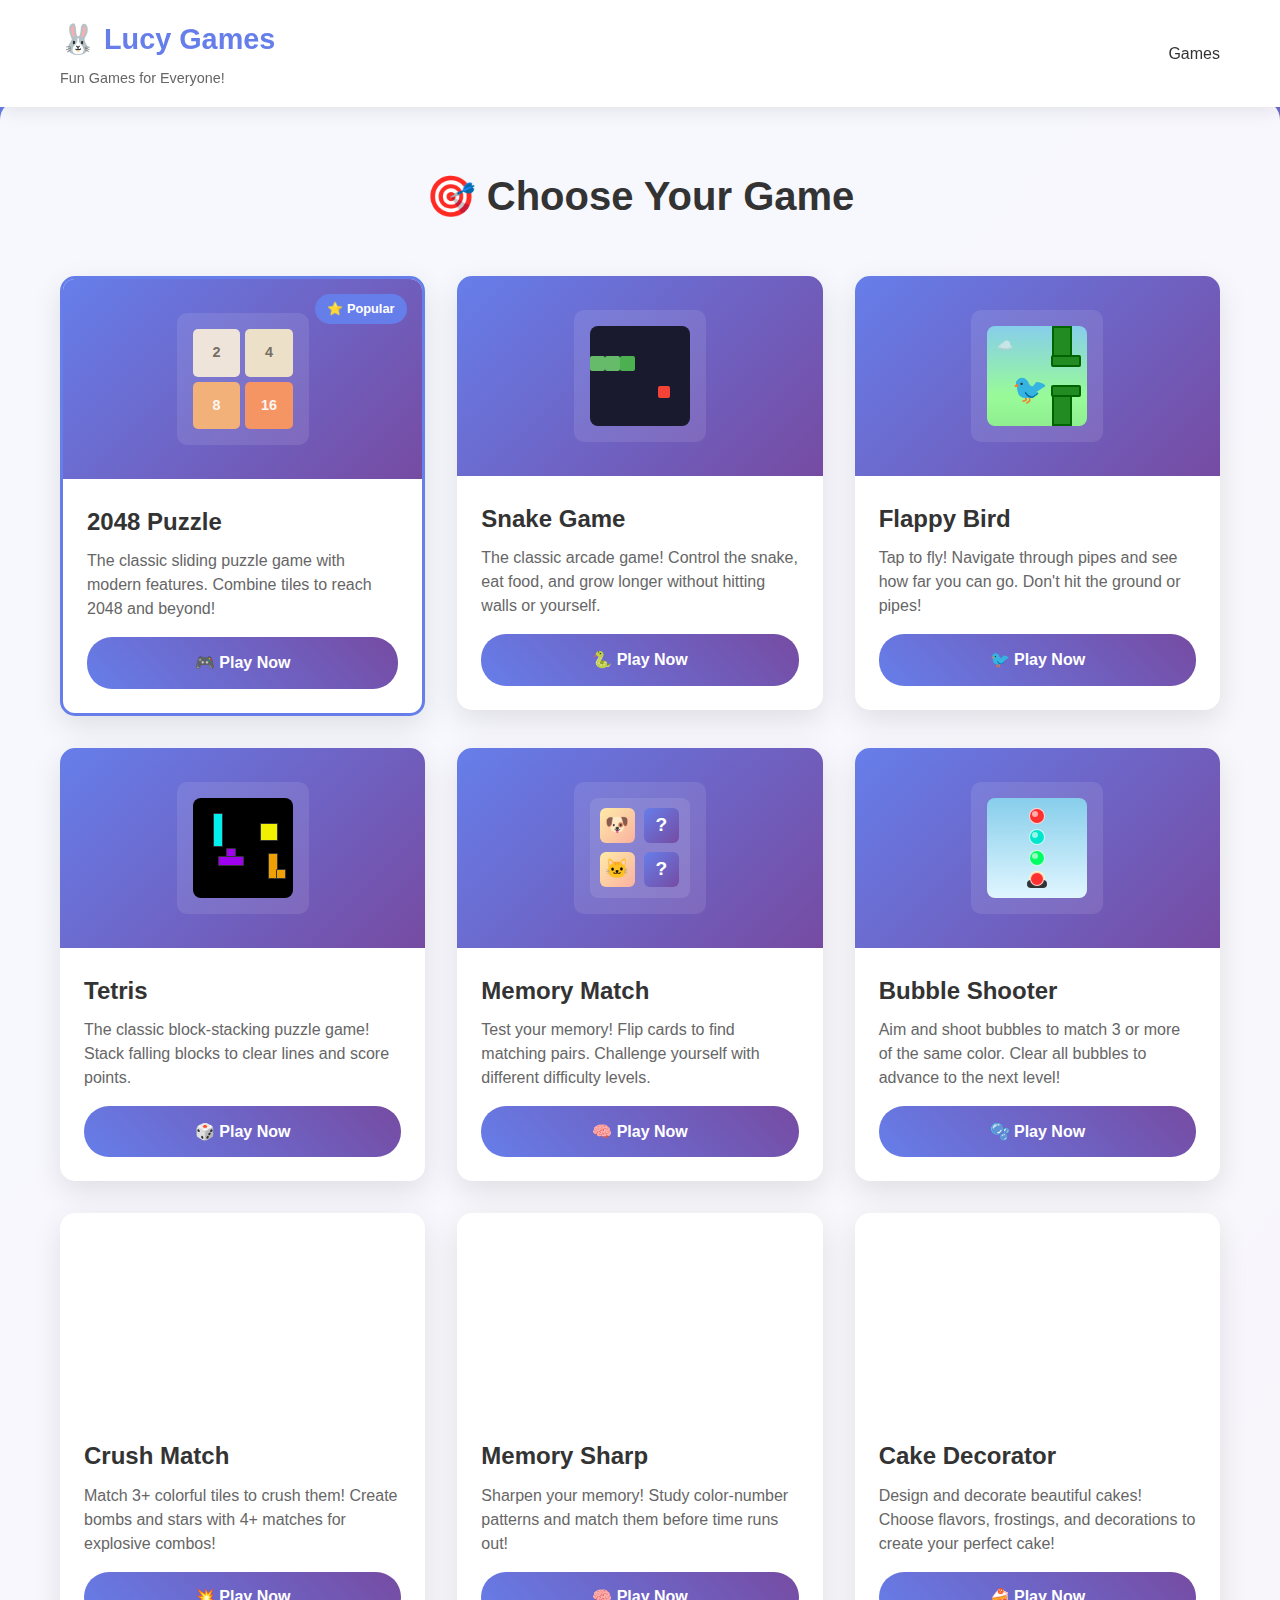
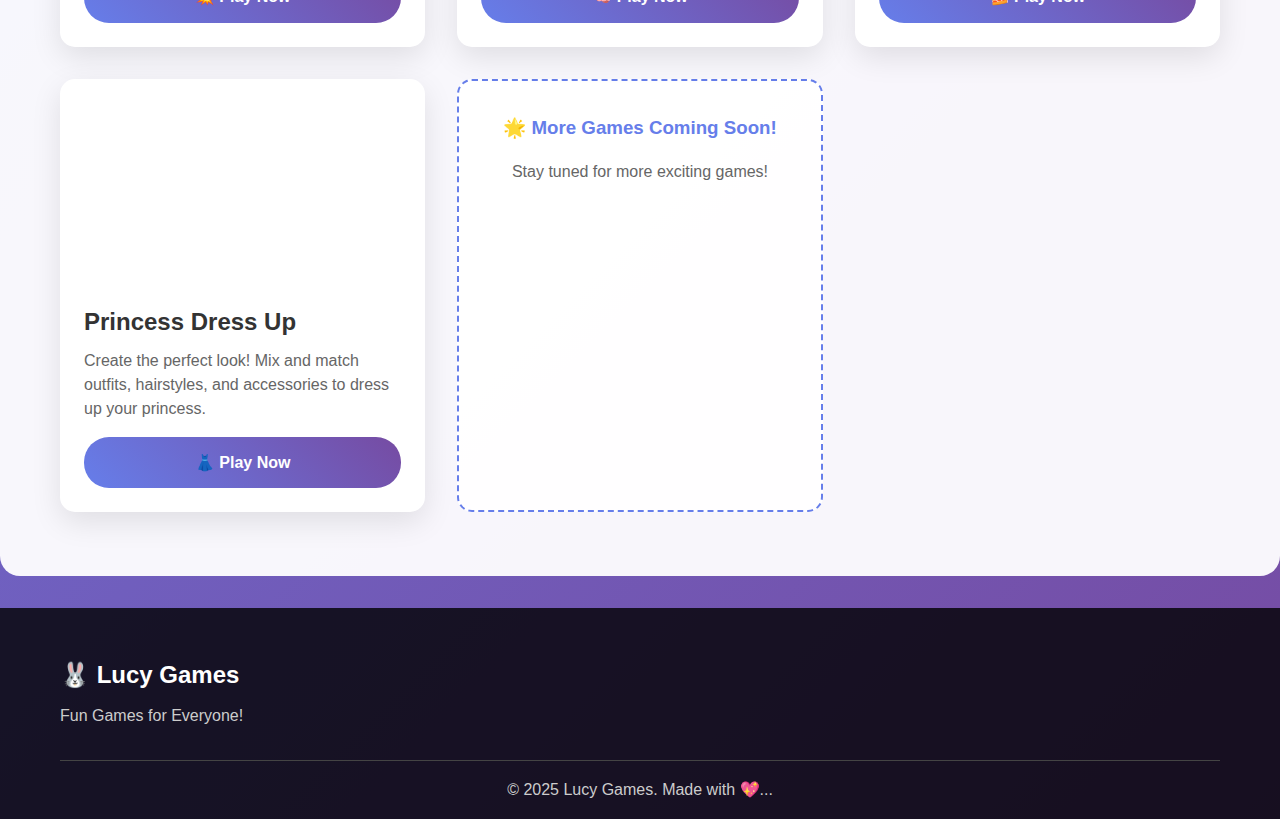
<file: web/gaming-website/index.html>
<!DOCTYPE html>
<html lang="en">
<head>
    <meta charset="UTF-8">
    <meta name="viewport" content="width=device-width, initial-scale=1.0">
    <title>Free Online Games for Girls & Boys | Lucy Games - Play 2048, Snake, Tetris & More</title>
    <meta name="description" content="Play 10+ free online games for girls and boys! Enjoy puzzle games like 2048, Snake, Tetris, Memory Match, Bubble Shooter, Princess Dress Up, Cake Decorator and more. Safe, fun games for kids and families. No downloads required!">
    <meta name="keywords" content="free games online, girls games, boys games, puzzle games, kids games, free online games, 2048, snake, tetris, memory games, bubble shooter, flappy bird, princess dress up, cake decorator, family games, browser games, children games, fun games">
    <meta name="author" content="Lucy Games">
    <meta name="robots" content="index, follow">
    <link rel="canonical" href="https://astonishing-rugelach-5bfa75.netlify.app/">
    
    <!-- Open Graph / Facebook -->
    <meta property="og:type" content="website">
    <meta property="og:url" content="https://astonishing-rugelach-5bfa75.netlify.app/">
    <meta property="og:title" content="Lucy Games - Free Online Games for Kids">
    <meta property="og:description" content="Play 10+ free online games! 2048 puzzle, Snake, Tetris, Memory Match, Bubble Shooter and more. Safe, fun games for kids and families.">
    <meta property="og:image" content="https://astonishing-rugelach-5bfa75.netlify.app/og-image.png">
    <meta property="og:site_name" content="Lucy Games">
    
    <!-- Twitter -->
    <meta property="twitter:card" content="summary_large_image">
    <meta property="twitter:url" content="https://astonishing-rugelach-5bfa75.netlify.app/">
    <meta property="twitter:title" content="Lucy Games - Free Online Games for Kids">
    <meta property="twitter:description" content="Play 10+ free online games! 2048 puzzle, Snake, Tetris, Memory Match, Bubble Shooter and more. Safe, fun games for kids and families.">
    <meta property="twitter:image" content="https://astonishing-rugelach-5bfa75.netlify.app/og-image.png">
    
    <!-- Additional SEO Meta Tags -->
    <meta name="theme-color" content="#6366f1">
    <meta name="msapplication-TileColor" content="#6366f1">
    <meta name="application-name" content="Lucy Games">
    <meta name="apple-mobile-web-app-title" content="Lucy Games">
    <meta name="apple-mobile-web-app-capable" content="yes">
    <meta name="apple-mobile-web-app-status-bar-style" content="default">
    
    <link rel="icon" type="image/x-icon" href="data:image/svg+xml,<svg xmlns='http://www.w3.org/2000/svg' viewBox='0 0 100 100'><text y='.9em' font-size='90'>🐰</text></svg>">
    
    <!-- Google AdSense -->
    <script async src="https://pagead2.googlesyndication.com/pagead/js/adsbygoogle.js?client=ca-pub-7424214596861201"
            crossorigin="anonymous"></script>
    
    <!-- Google Analytics -->
    <script async src="https://www.googletagmanager.com/gtag/js?id=G-WX8E84Y7JV"></script>
    <script>
        window.dataLayer = window.dataLayer || [];
        function gtag(){dataLayer.push(arguments);}
        gtag('js', new Date());
        gtag('config', 'G-WX8E84Y7JV');
    </script>
    
    <link rel="stylesheet" href="style.css">
    <script src="script.js" defer></script>
    
    <!-- Structured Data -->
    <script type="application/ld+json">
    {
        "@context": "https://schema.org",
        "@type": "WebSite",
        "name": "Lucy Games",
        "url": "https://astonishing-rugelach-5bfa75.netlify.app/",
        "description": "Play 10+ free online games at Lucy Games! Enjoy 2048 puzzle, Snake, Tetris, Memory Match, Bubble Shooter and more. Safe, fun games for kids and families.",
        "publisher": {
            "@type": "Organization",
            "name": "Lucy Games",
            "url": "https://astonishing-rugelach-5bfa75.netlify.app/"
        },
        "potentialAction": {
            "@type": "SearchAction",
            "target": "https://astonishing-rugelach-5bfa75.netlify.app/?search={search_term_string}",
            "query-input": "required name=search_term_string"
        }
    }
    </script>
    
    <script type="application/ld+json">
    {
        "@context": "https://schema.org",
        "@type": "ItemList",
        "name": "Free Online Games",
        "description": "Collection of free online games for kids and families",
        "itemListElement": [
            {
                "@type": "ListItem",
                "position": 1,
                "item": {
                    "@type": "Game",
                    "name": "2048 Puzzle",
                    "description": "The classic sliding puzzle game with modern features. Combine tiles to reach 2048 and beyond!",
                    "url": "https://astonishing-rugelach-5bfa75.netlify.app/games/2048/index.html",
                    "genre": "Puzzle",
                    "gamePlatform": "Web Browser"
                }
            },
            {
                "@type": "ListItem",
                "position": 2,
                "item": {
                    "@type": "Game",
                    "name": "Snake Game",
                    "description": "The classic arcade game! Control the snake, eat food, and grow longer without hitting walls or yourself.",
                    "url": "https://astonishing-rugelach-5bfa75.netlify.app/games/snake/index.html",
                    "genre": "Arcade",
                    "gamePlatform": "Web Browser"
                }
            },
            {
                "@type": "ListItem",
                "position": 3,
                "item": {
                    "@type": "Game",
                    "name": "Tetris",
                    "description": "The classic block-stacking puzzle game! Stack falling blocks to clear lines and score points.",
                    "url": "https://astonishing-rugelach-5bfa75.netlify.app/games/tetris/index.html",
                    "genre": "Puzzle",
                    "gamePlatform": "Web Browser"
                }
            },
            {
                "@type": "ListItem",
                "position": 4,
                "item": {
                    "@type": "Game",
                    "name": "Memory Match",
                    "description": "Test your memory! Flip cards to find matching pairs. Challenge yourself with different difficulty levels.",
                    "url": "https://astonishing-rugelach-5bfa75.netlify.app/games/memory-match/index.html",
                    "genre": "Memory",
                    "gamePlatform": "Web Browser"
                }
            },
            {
                "@type": "ListItem",
                "position": 5,
                "item": {
                    "@type": "Game",
                    "name": "Bubble Shooter",
                    "description": "Aim and shoot bubbles to match 3 or more of the same color. Clear all bubbles to advance to the next level!",
                    "url": "https://astonishing-rugelach-5bfa75.netlify.app/games/bubble-shooter/index.html",
                    "genre": "Puzzle",
                    "gamePlatform": "Web Browser"
                }
            }
        ]
    }
    </script>
</head>
<body>
    <!-- Header -->
    <header class="header" style="position: fixed !important; top: 0 !important; left: 0 !important; right: 0 !important; z-index: 9999 !important;">
        <div class="container">
            <div class="logo">
                <h1>🐰 Lucy Games</h1>
                <span class="tagline">Fun Games for Everyone!</span>
            </div>
            <nav class="nav">
                <a href="#games">Games</a>
            </nav>
        </div>
    </header>

    <!-- Games Section -->
    <section id="games" class="games-section">
        <div class="container">
            <h2>🎯 Choose Your Game</h2>
            <div class="games-grid">
                <!-- 2048 Game Card -->
                <a href="games/2048/index.html" class="game-card-link">
                    <div class="game-card featured">
                        <div class="game-image">
                            <div class="game-preview">
                                <div class="preview-grid">
                                    <div class="preview-tile tile-2">2</div>
                                    <div class="preview-tile tile-4">4</div>
                                    <div class="preview-tile tile-8">8</div>
                                    <div class="preview-tile tile-16">16</div>
                                </div>
                            </div>
                        </div>
                        <div class="game-info">
                            <h3>2048 Puzzle</h3>
                            <p>The classic sliding puzzle game with modern features. Combine tiles to reach 2048 and beyond!</p>
                            <div class="game-actions">
                                <span class="play-btn primary">🎮 Play Now</span>
                            </div>
                        </div>
                    </div>
                </a>

                <!-- Snake Game Card -->
                <a href="games/snake/index.html" class="game-card-link">
                    <div class="game-card">
                        <div class="game-image">
                            <div class="game-preview">
                                <div class="snake-preview">
                                    <div class="snake-head"></div>
                                    <div class="snake-body"></div>
                                    <div class="snake-body"></div>
                                    <div class="snake-food"></div>
                                </div>
                            </div>
                        </div>
                        <div class="game-info">
                            <h3>Snake Game</h3>
                            <p>The classic arcade game! Control the snake, eat food, and grow longer without hitting walls or yourself.</p>
                            <div class="game-actions">
                                <span class="play-btn primary">🐍 Play Now</span>
                            </div>
                        </div>
                    </div>
                </a>

                <!-- Flappy Bird Game Card -->
                <a href="games/flappy-bird/index.html" class="game-card-link">
                    <div class="game-card">
                        <div class="game-image">
                            <div class="game-preview">
                                <div class="flappy-preview">
                                    <div class="flappy-bird">🐦</div>
                                    <div class="flappy-pipe-top"></div>
                                    <div class="flappy-pipe-bottom"></div>
                                    <div class="flappy-clouds">☁️</div>
                                </div>
                            </div>
                        </div>
                        <div class="game-info">
                            <h3>Flappy Bird</h3>
                            <p>Tap to fly! Navigate through pipes and see how far you can go. Don't hit the ground or pipes!</p>
                            <div class="game-actions">
                                <span class="play-btn primary">🐦 Play Now</span>
                            </div>
                        </div>
                    </div>
                </a>

                <!-- Tetris Game Card -->
                <a href="games/tetris/index.html" class="game-card-link">
                    <div class="game-card">
                        <div class="game-image">
                            <div class="game-preview">
                                <div class="tetris-preview">
                                    <div class="t-piece"></div>
                                    <div class="l-piece"></div>
                                </div>
                            </div>
                        </div>
                        <div class="game-info">
                            <h3>Tetris</h3>
                            <p>The classic block-stacking puzzle game! Stack falling blocks to clear lines and score points.</p>
                            <div class="game-actions">
                                <span class="play-btn primary">🎲 Play Now</span>
                            </div>
                        </div>
                    </div>
                </a>

                <!-- Memory Match Game Card -->
                <a href="games/memory-match/index.html" class="game-card-link">
                    <div class="game-card">
                        <div class="game-image">
                            <div class="game-preview">
                                <div class="memory-preview">
                                    <div class="memory-card-mini flipped">🐶</div>
                                    <div class="memory-card-mini">?</div>
                                    <div class="memory-card-mini flipped">🐱</div>
                                    <div class="memory-card-mini">?</div>
                                </div>
                            </div>
                        </div>
                        <div class="game-info">
                            <h3>Memory Match</h3>
                            <p>Test your memory! Flip cards to find matching pairs. Challenge yourself with different difficulty levels.</p>
                            <div class="game-actions">
                                <span class="play-btn primary">🧠 Play Now</span>
                            </div>
                        </div>
                    </div>
                </a>

                <!-- Bubble Shooter Game Card -->
                <a href="games/bubble-shooter/index.html" class="game-card-link">
                    <div class="game-card">
                        <div class="game-image">
                            <div class="game-preview">
                                <div class="bubble-preview">
                                    <div class="bubble-mini bubble-red"></div>
                                    <div class="bubble-mini bubble-blue"></div>
                                    <div class="bubble-mini bubble-green"></div>
                                    <div class="bubble-mini bubble-yellow"></div>
                                    <div class="bubble-shooter-mini"></div>
                                </div>
                            </div>
                        </div>
                        <div class="game-info">
                            <h3>Bubble Shooter</h3>
                            <p>Aim and shoot bubbles to match 3 or more of the same color. Clear all bubbles to advance to the next level!</p>
                            <div class="game-actions">
                                <span class="play-btn primary">🫧 Play Now</span>
                            </div>
                        </div>
                    </div>
                </a>

                <!-- Crush Match Game Card -->
                <a href="games/crush-match/index.html" class="game-card-link">
                    <div class="game-card">
                        <div class="game-image">
                            <div class="game-preview">
                                <div class="puzzle-preview">
                                    <div class="puzzle-tile puzzle-red">🔴</div>
                                    <div class="puzzle-tile puzzle-blue">🔵</div>
                                    <div class="puzzle-tile puzzle-green">🟢</div>
                                    <div class="puzzle-tile puzzle-bomb">💣</div>
                                    <div class="puzzle-tile puzzle-star">⭐</div>
                                </div>
                            </div>
                        </div>
                        <div class="game-info">
                            <h3>Crush Match</h3>
                            <p>Match 3+ colorful tiles to crush them! Create bombs and stars with 4+ matches for explosive combos!</p>
                            <div class="game-actions">
                                <span class="play-btn primary">💥 Play Now</span>
                            </div>
                        </div>
                    </div>
                </a>

                <!-- Memory Sharp Game Card -->
                <a href="games/Memory-Sharp/index.html" class="game-card-link">
                    <div class="game-card">
                        <div class="game-image">
                            <div class="game-preview">
                                <div class="memory-sharp-preview">
                                    <div class="color-tile-mini red">🍎<span>1</span></div>
                                    <div class="color-tile-mini blue">🌊<span>2</span></div>
                                    <div class="color-tile-mini green">🌿<span>3</span></div>
                                    <div class="number-tile-mini">?</div>
                                </div>
                            </div>
                        </div>
                        <div class="game-info">
                            <h3>Memory Sharp</h3>
                            <p>Sharpen your memory! Study color-number patterns and match them before time runs out!</p>
                            <div class="game-actions">
                                <span class="play-btn primary">🧠 Play Now</span>
                            </div>
                        </div>
                    </div>
                </a>

                <!-- Cake Decorator Game Card -->
                <a href="games/cake-decorator/index.html" class="game-card-link">
                    <div class="game-card">
                        <div class="game-image">
                            <div class="game-preview">
                                <div class="cake-preview">
                                    <div class="cake-emoji">🍰</div>
                                </div>
                            </div>
                        </div>
                        <div class="game-info">
                            <h3>Cake Decorator</h3>
                            <p>Design and decorate beautiful cakes! Choose flavors, frostings, and decorations to create your perfect cake!</p>
                            <div class="game-actions">
                                <span class="play-btn primary">🍰 Play Now</span>
                            </div>
                        </div>
                    </div>
                </a>

                <!-- Princess Dress Up Game Card -->
                <a href="games/dressing/index.html" class="game-card-link">
                    <div class="game-card">
                        <div class="game-image">
                            <div class="game-preview">
                                <div class="dressing-preview">
                                    <div class="princess-mini">
                                        <div class="mini-hair"></div>
                                        <div class="mini-dress"></div>
                                        <div class="mini-crown"></div>
                                    </div>
                                </div>
                            </div>
                        </div>
                        <div class="game-info">
                            <h3>Princess Dress Up</h3>
                            <p>Create the perfect look! Mix and match outfits, hairstyles, and accessories to dress up your princess.</p>
                            <div class="game-actions">
                                <span class="play-btn primary">👗 Play Now</span>
                            </div>
                        </div>
                    </div>
                </a>

                <!-- More Games Coming -->
                <div class="more-games">
                    <div class="more-games-content">
                        <h3>🌟 More Games Coming Soon!</h3>
                        <p>Stay tuned for more exciting games!</p>
                    </div>
                </div>
            </div>
        </div>
    </section>


    <!-- Footer -->
    <footer class="footer">
        <div class="container">
            <div class="footer-content">
                <div class="footer-brand">
                    <h3>🐰 Lucy Games</h3>
                    <p>Fun Games for Everyone!</p>
                </div>
            </div>
            <div class="footer-bottom">
                <p>&copy; 2025 Lucy Games. Made with 💖...</p>
            </div>
        </div>
    </footer>

    <script src="script.js"></script>
    
    <!-- Initialize AdSense -->
    <script>
        (adsbygoogle = window.adsbygoogle || []).push({});
    </script>
</body>
</html>
</file>
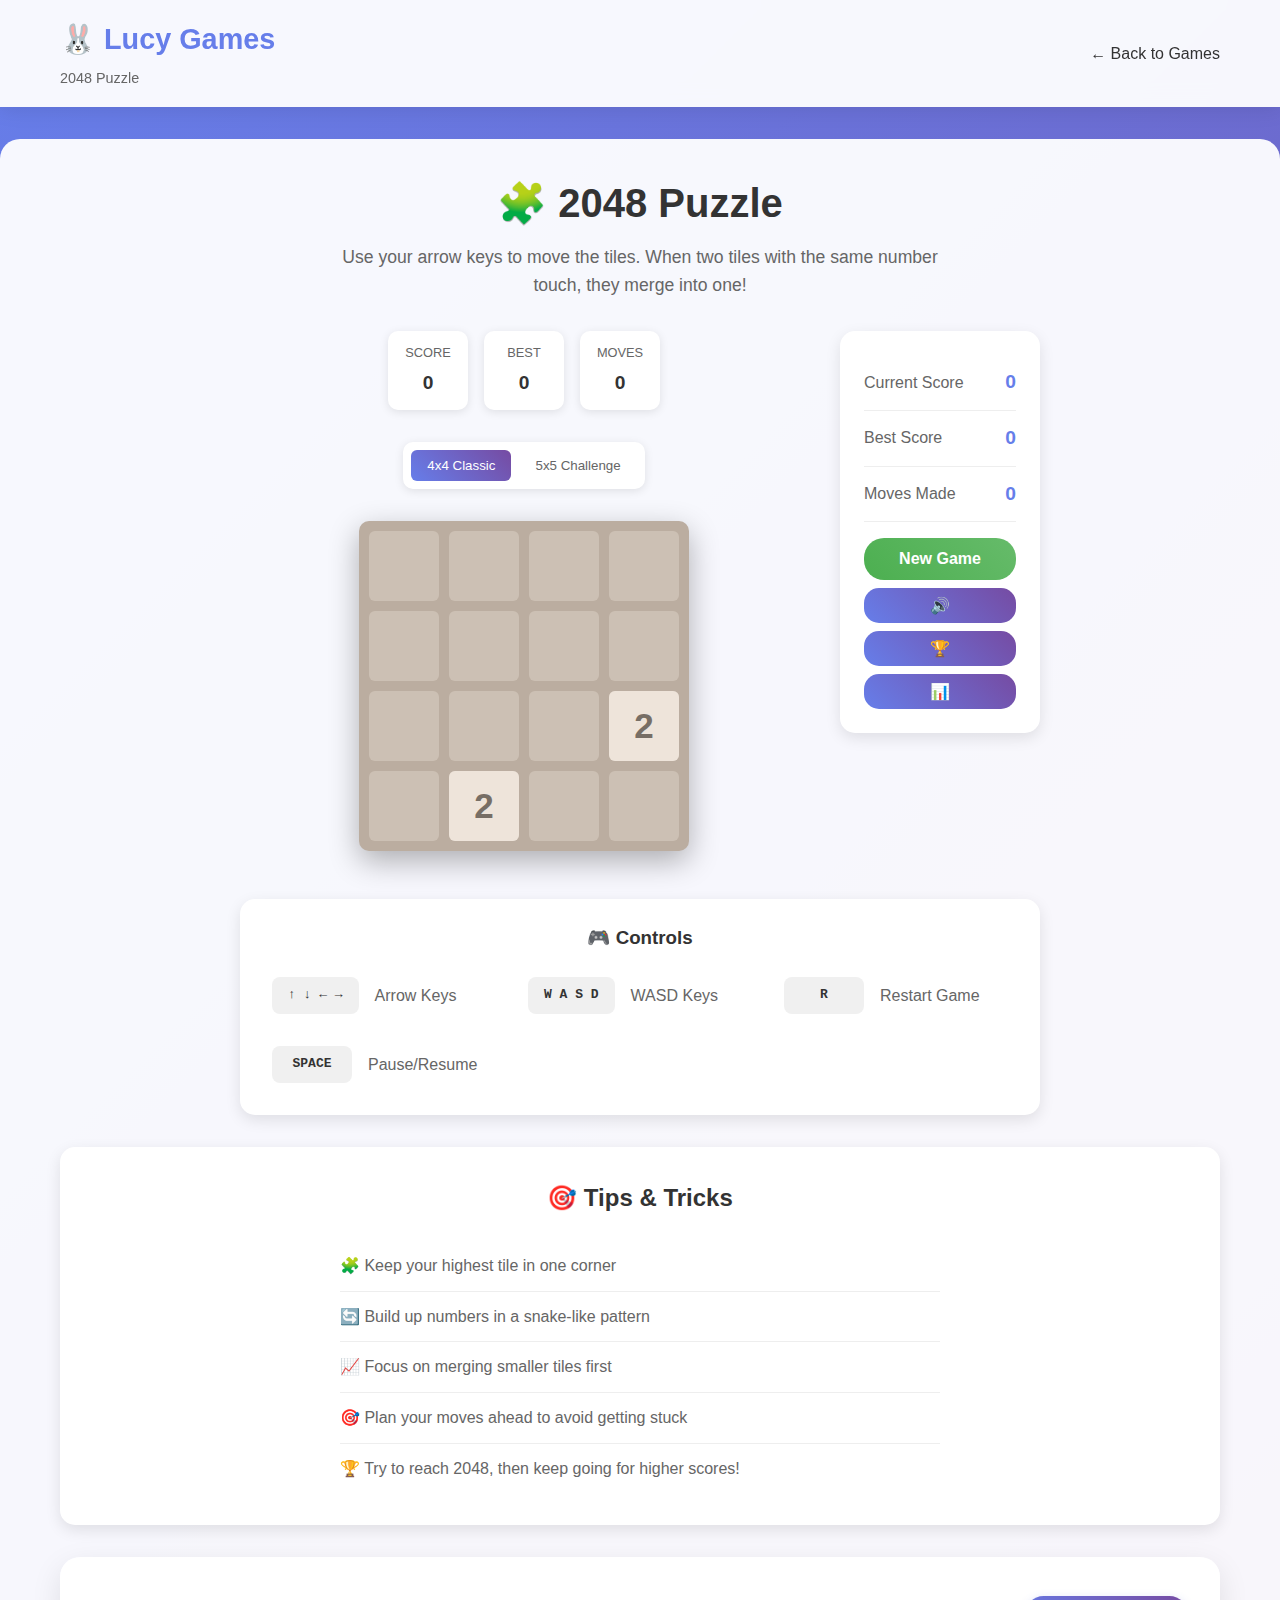
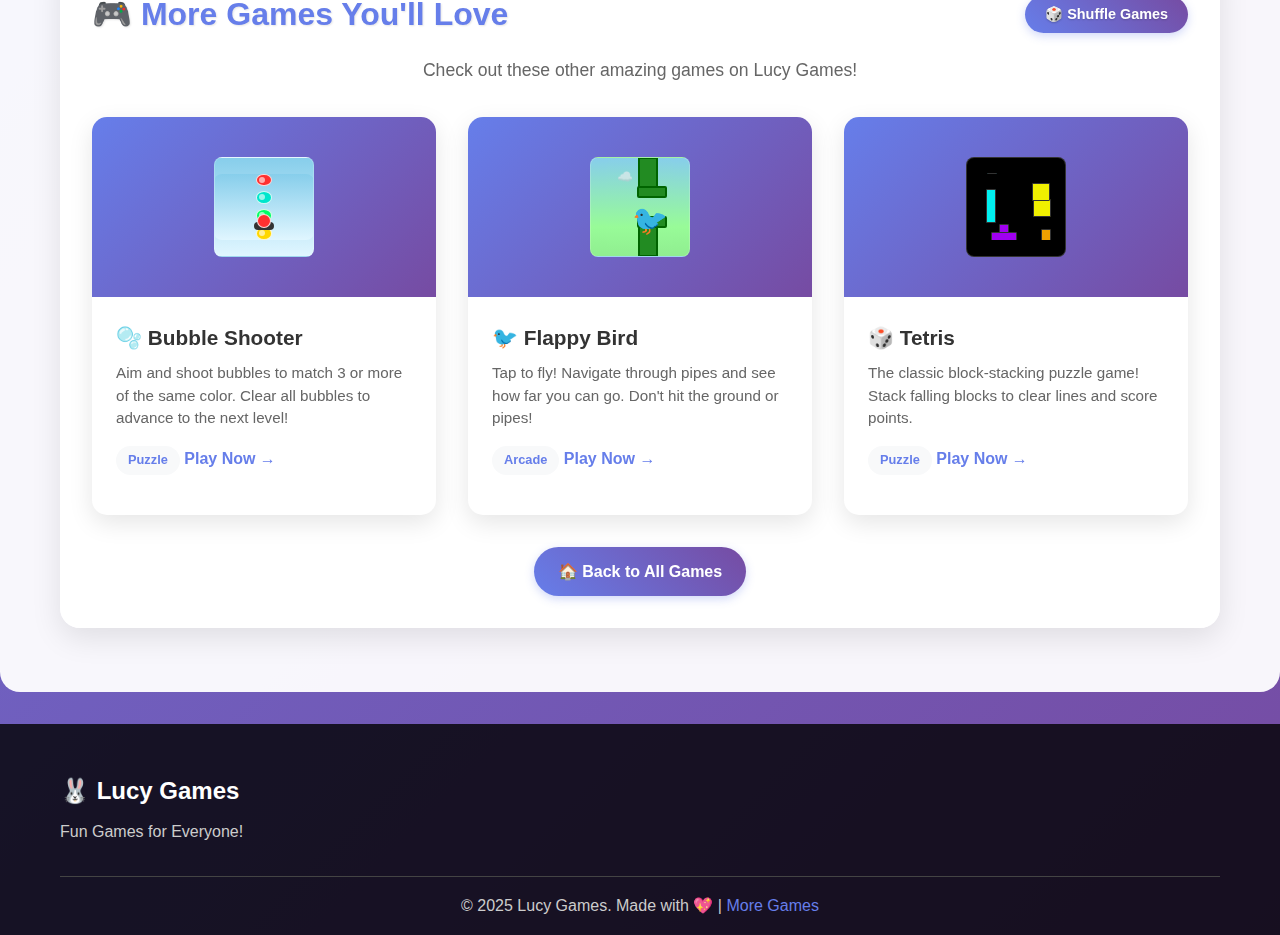
<file: web/gaming-website/games/2048/index.html>
<!DOCTYPE html>
<html lang="en">
<head>
    <meta charset="UTF-8">
    <meta name="viewport" content="width=device-width, initial-scale=1.0">
    <title>2048 Game - Lucy Games</title>
    <meta name="description" content="Play the addictive 2048 puzzle game! Slide tiles to combine numbers and reach the 2048 tile. How high can you score?">
    <meta name="keywords" content="2048 game, puzzle games, number games, sliding puzzle, free games">
    <link rel="icon" type="image/x-icon" href="data:image/svg+xml,<svg xmlns='http://www.w3.org/2000/svg' viewBox='0 0 100 100'><text y='.9em' font-size='90'>🧩</text></svg>">
    
    <!-- Google AdSense - Replace with your publisher ID -->
    <script async src="https://pagead2.googlesyndication.com/pagead/js/adsbygoogle.js?client=ca-pub-XXXXXXXXXXXXXXXXX"
            crossorigin="anonymous"></script>
    
    <link rel="stylesheet" href="style.css">
</head>
<body>
    <!-- Header -->
    <header class="header">
        <div class="container">
            <div class="logo">
                <a href="../../index.html" class="back-link">
                    <h1>🐰 Lucy Games</h1>
                </a>
                <span class="tagline">2048 Puzzle</span>
            </div>
            <nav class="nav">
                <a href="../../index.html">← Back to Games</a>
            </nav>
        </div>
    </header>

    <!-- Game Container -->
    <main class="game-container">
        <div class="container">
            <!-- Game Info -->
            <div class="game-header">
                <h1>🧩 2048 Puzzle</h1>
                <p>Use your arrow keys to move the tiles. When two tiles with the same number touch, they merge into one!</p>
            </div>

            <!-- Game Area -->
            <div class="game-area">
                <div class="game-board-container">
                    <div class="score-container">
                        <div class="score-box">
                            <div class="score-label">Score</div>
                            <div id="score">0</div>
                        </div>
                        <div class="score-box">
                            <div class="score-label">Best</div>
                            <div id="best">0</div>
                        </div>
                        <div class="score-box">
                            <div class="score-label">Moves</div>
                            <div id="moves">0</div>
                        </div>
                    </div>

                    <div class="game-modes">
                        <div class="mode-selector">
                            <button class="mode-btn active" data-size="4">4x4 Classic</button>
                            <button class="mode-btn" data-size="5">5x5 Challenge</button>
                        </div>
                    </div>

                    <div class="grid-container">
                        <div class="grid-row">
                            <div class="grid-cell"></div>
                            <div class="grid-cell"></div>
                            <div class="grid-cell"></div>
                            <div class="grid-cell"></div>
                        </div>
                        <div class="grid-row">
                            <div class="grid-cell"></div>
                            <div class="grid-cell"></div>
                            <div class="grid-cell"></div>
                            <div class="grid-cell"></div>
                        </div>
                        <div class="grid-row">
                            <div class="grid-cell"></div>
                            <div class="grid-cell"></div>
                            <div class="grid-cell"></div>
                            <div class="grid-cell"></div>
                        </div>
                        <div class="grid-row">
                            <div class="grid-cell"></div>
                            <div class="grid-cell"></div>
                            <div class="grid-cell"></div>
                            <div class="grid-cell"></div>
                        </div>
                        <div class="tile-container"></div>
                    </div>

                    <!-- Game Message -->
                    <div class="game-message">
                        <p></p>
                        <div class="lower">
                            <a class="retry-button" onclick="game.restart()">Try Again</a>
                        </div>
                    </div>
                </div>

                <!-- Game Stats -->
                <div class="game-stats">
                    <div class="stat-item">
                        <span class="stat-label">Current Score</span>
                        <span id="currentScore" class="stat-value">0</span>
                    </div>
                    <div class="stat-item">
                        <span class="stat-label">Best Score</span>
                        <span id="bestScore" class="stat-value">0</span>
                    </div>
                    <div class="stat-item">
                        <span class="stat-label">Moves Made</span>
                        <span id="moveCount" class="stat-value">0</span>
                    </div>
                    <div class="game-actions">
                        <button class="game-button" onclick="game.restart()">New Game</button>
                        <button class="sound-toggle" onclick="toggleSound()" title="Toggle Sound">🔊</button>
                        <button class="achievements-btn" onclick="showAchievements()" title="View Achievements">🏆</button>
                        <button class="leaderboard-btn" onclick="showLeaderboard()" title="View Leaderboard">📊</button>
                    </div>
                </div>

                <!-- Controls -->
                <div class="controls">
                    <h3>🎮 Controls</h3>
                    <div class="control-grid">
                        <div class="control-item">
                            <span class="control-key">↑ ↓ ← →</span>
                            <span class="control-desc">Arrow Keys</span>
                        </div>
                        <div class="control-item">
                            <span class="control-key">W A S D</span>
                            <span class="control-desc">WASD Keys</span>
                        </div>
                        <div class="control-item">
                            <span class="control-key">R</span>
                            <span class="control-desc">Restart Game</span>
                        </div>
                        <div class="control-item">
                            <span class="control-key">SPACE</span>
                            <span class="control-desc">Pause/Resume</span>
                        </div>
                    </div>
                </div>

                <!-- Mobile Controls -->
                <div class="mobile-controls" id="mobileControls">
                    <div class="mobile-control-pad">
                        <button class="mobile-btn" onclick="game.move(0)">↑</button>
                        <div class="mobile-row">
                            <button class="mobile-btn" onclick="game.move(3)">←</button>
                            <button class="mobile-btn restart-btn" onclick="game.restart()">🔄</button>
                            <button class="mobile-btn" onclick="game.move(1)">→</button>
                        </div>
                        <button class="mobile-btn" onclick="game.move(2)">↓</button>
                    </div>
                </div>
            </div>

            <!-- Ad Space -->
            <div class="ad-container">
                <div class="ad-placeholder">
                    <!-- AdSense ad unit will go here -->
                </div>
            </div>

            <!-- Game Tips -->
            <div class="game-tips">
                <h3>🎯 Tips & Tricks</h3>
                <ul>
                    <li>🧩 Keep your highest tile in one corner</li>
                    <li>🔄 Build up numbers in a snake-like pattern</li>
                    <li>📈 Focus on merging smaller tiles first</li>
                    <li>🎯 Plan your moves ahead to avoid getting stuck</li>
                    <li>🏆 Try to reach 2048, then keep going for higher scores!</li>
                </ul>
            </div>

            <!-- Recommended Games -->
            <div class="recommended-games">
                <div class="recommended-header">
                    <h3>🎮 More Games You'll Love</h3>
                    <button class="shuffle-button" onclick="shuffleRecommendedGames()">🎲 Shuffle Games</button>
                </div>
                <p>Check out these other amazing games on Lucy Games!</p>
                
                <div class="recommended-grid">
                    <!-- Games will be dynamically loaded here -->
                </div>

                <div class="back-to-home">
                    <a href="../../index.html" class="home-button">
                        🏠 Back to All Games
                    </a>
                </div>
            </div>
        </div>
    </main>

    <!-- Footer -->
    <footer class="footer">
        <div class="container">
            <div class="footer-content">
                <div class="footer-brand">
                    <h3>🐰 Lucy Games</h3>
                    <p>Fun Games for Everyone!</p>
                </div>
            </div>
            <div class="footer-bottom">
                <p>&copy; 2025 Lucy Games. Made with 💖 | <a href="../../index.html">More Games</a></p>
            </div>
        </div>
    </footer>

    <script src="script.js"></script>
    <script src="../recommended-games.js"></script>
    
    <!-- Initialize AdSense -->
    <script>
        (adsbygoogle = window.adsbygoogle || []).push({});
    </script>
</body>
</html>
</file>
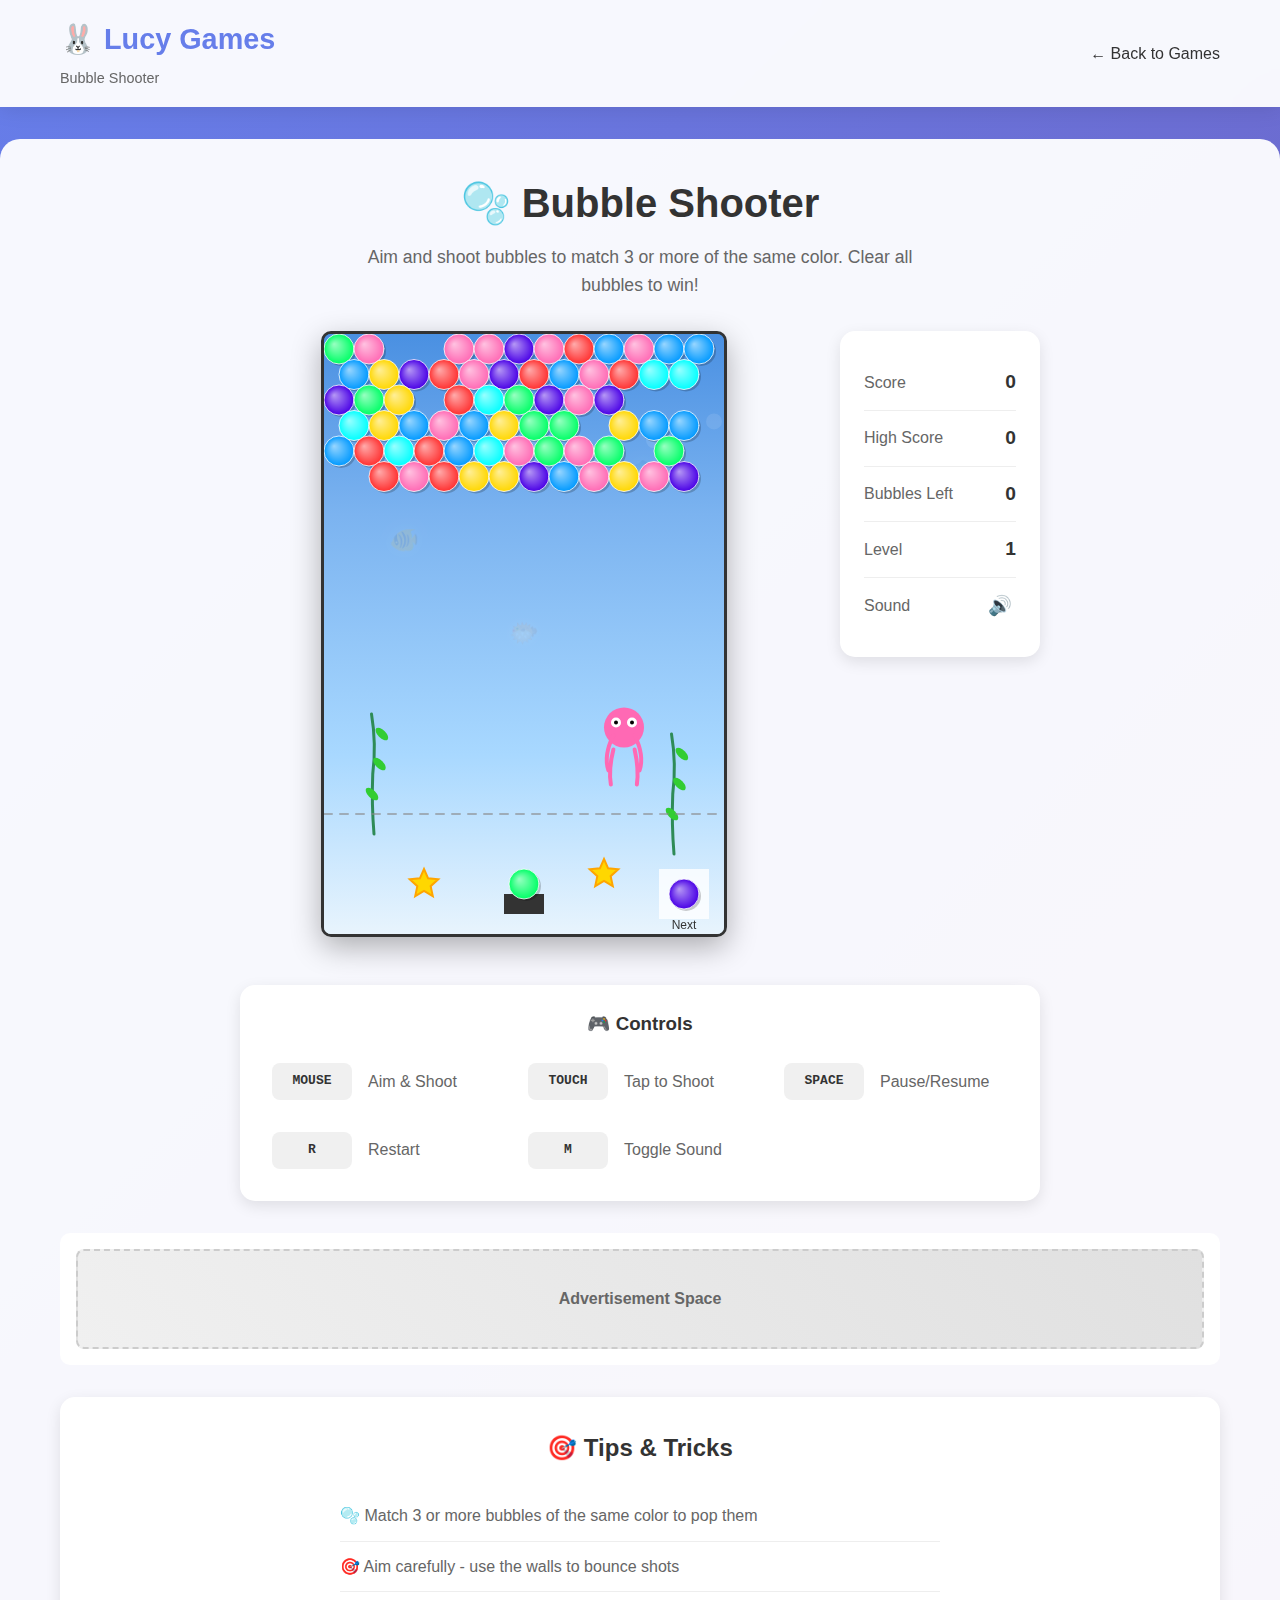
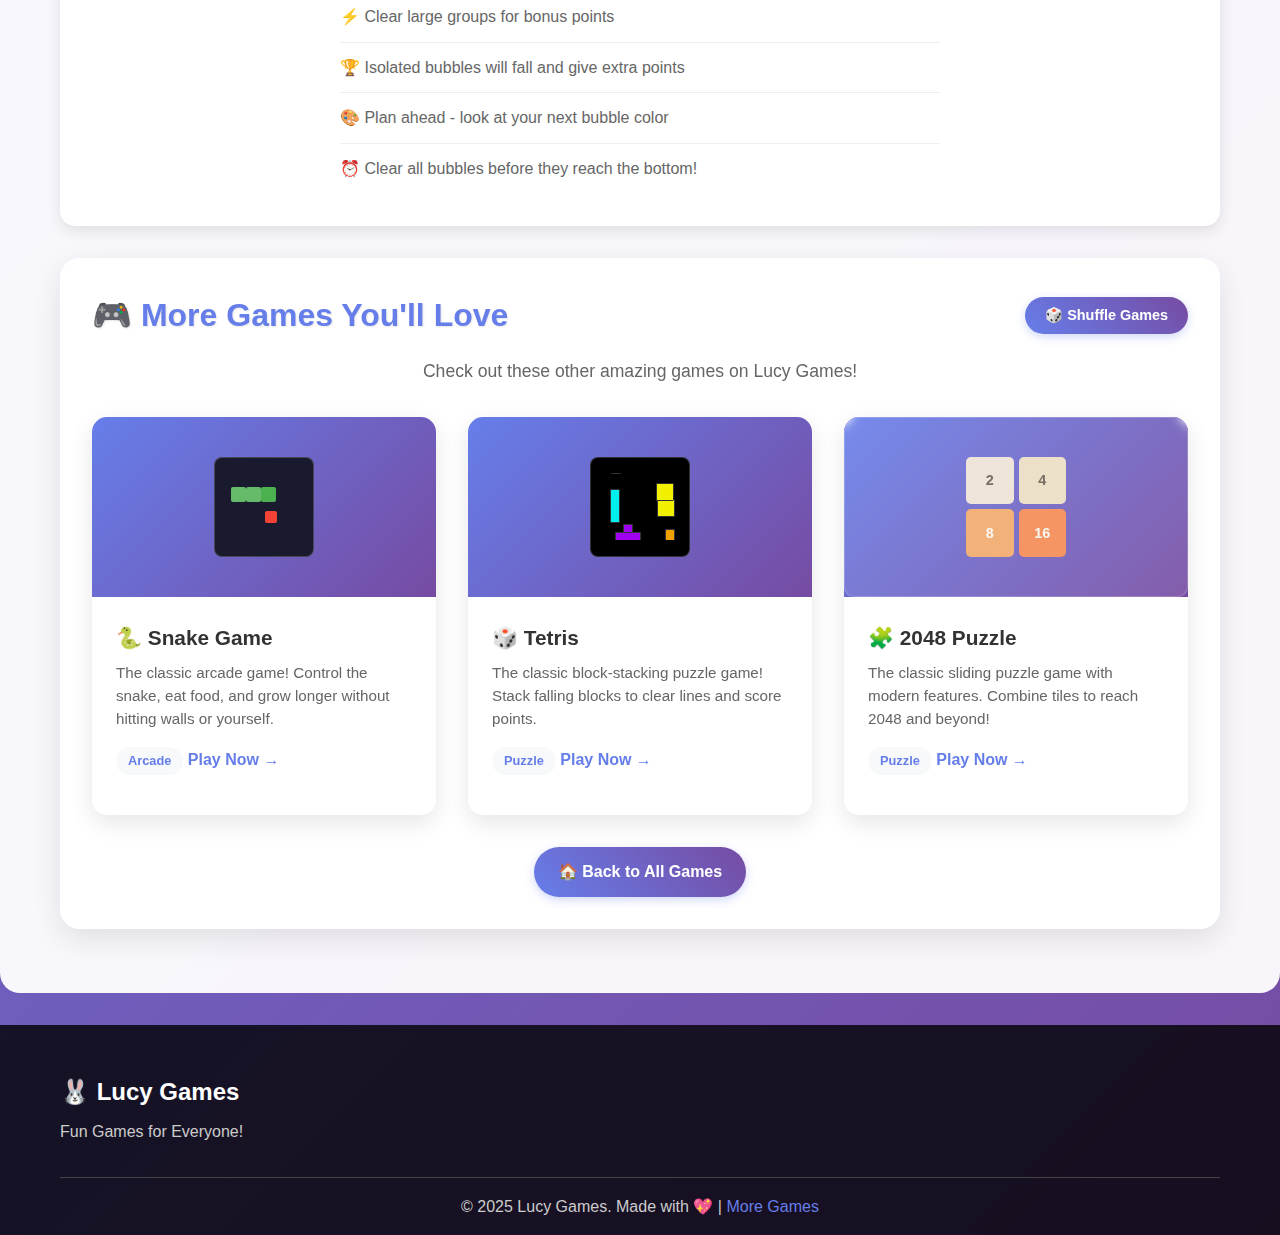
<file: web/gaming-website/games/bubble-shooter/index.html>
<!DOCTYPE html>
<html lang="en">
<head>
    <meta charset="UTF-8">
    <meta name="viewport" content="width=device-width, initial-scale=1.0">
    <title>Bubble Shooter Game - Lucy Games</title>
    <meta name="description" content="Play the classic Bubble Shooter game! Aim, shoot, and match bubbles to clear the board. How high can you score?">
    <meta name="keywords" content="bubble shooter, puzzle games, arcade games, match games, free games">
    <link rel="icon" type="image/x-icon" href="data:image/svg+xml,<svg xmlns='http://www.w3.org/2000/svg' viewBox='0 0 100 100'><text y='.9em' font-size='90'>🫧</text></svg>">
    
    <!-- Google AdSense - Replace with your publisher ID -->
    <script async src="https://pagead2.googlesyndication.com/pagead/js/adsbygoogle.js?client=ca-pub-XXXXXXXXXXXXXXXXX"
            crossorigin="anonymous"></script>
    
    <link rel="stylesheet" href="style.css">
</head>
<body>
    <!-- Header -->
    <header class="header">
        <div class="container">
            <div class="logo">
                <a href="../../index.html" class="back-link">
                    <h1>🐰 Lucy Games</h1>
                </a>
                <span class="tagline">Bubble Shooter</span>
            </div>
            <nav class="nav">
                <a href="../../index.html">← Back to Games</a>
            </nav>
        </div>
    </header>

    <!-- Game Container -->
    <main class="game-container">
        <div class="container">
            <!-- Game Info -->
            <div class="game-header">
                <h1>🫧 Bubble Shooter</h1>
                <p>Aim and shoot bubbles to match 3 or more of the same color. Clear all bubbles to win!</p>
            </div>

            <!-- Game Area -->
            <div class="game-area">
                <div class="game-board-container">
                    <canvas id="gameCanvas" width="400" height="600"></canvas>
                    
                    <!-- Game Overlay -->
                    <div id="gameOverlay" class="game-overlay">
                        <div class="overlay-content">
                            <h2 id="overlayTitle">🫧 Bubble Shooter</h2>
                            <p id="overlayMessage">Click or tap to aim and shoot!</p>
                            <button id="startButton" class="game-button">Start Game</button>
                        </div>
                    </div>
                </div>

                <!-- Game Stats -->
                <div class="game-stats">
                    <div class="stat-item">
                        <span class="stat-label">Score</span>
                        <span id="score" class="stat-value">0</span>
                    </div>
                    <div class="stat-item">
                        <span class="stat-label">High Score</span>
                        <span id="highScore" class="stat-value">0</span>
                    </div>
                    <div class="stat-item">
                        <span class="stat-label">Bubbles Left</span>
                        <span id="bubblesLeft" class="stat-value">0</span>
                    </div>
                    <div class="stat-item">
                        <span class="stat-label">Level</span>
                        <span id="level" class="stat-value">1</span>
                    </div>
                    <div class="stat-item">
                        <span class="stat-label">Sound</span>
                        <button id="soundToggle" class="sound-toggle">🔊</button>
                    </div>
                </div>

                <!-- Controls -->
                <div class="controls">
                    <h3>🎮 Controls</h3>
                    <div class="control-grid">
                        <div class="control-item">
                            <span class="control-key">MOUSE</span>
                            <span class="control-desc">Aim & Shoot</span>
                        </div>
                        <div class="control-item">
                            <span class="control-key">TOUCH</span>
                            <span class="control-desc">Tap to Shoot</span>
                        </div>
                        <div class="control-item">
                            <span class="control-key">SPACE</span>
                            <span class="control-desc">Pause/Resume</span>
                        </div>
                        <div class="control-item">
                            <span class="control-key">R</span>
                            <span class="control-desc">Restart</span>
                        </div>
                        <div class="control-item">
                            <span class="control-key">M</span>
                            <span class="control-desc">Toggle Sound</span>
                        </div>
                    </div>
                </div>

                <!-- Mobile Controls -->
                <div class="mobile-controls" id="mobileControls">
                    <div class="mobile-control-pad">
                        <button class="mobile-btn" id="pauseBtn">⏸</button>
                        <button class="mobile-btn" id="restartBtn">🔄</button>
                    </div>
                </div>
            </div>

            <!-- Ad Space -->
            <div class="ad-container">
                <div class="ad-placeholder">
                    <!-- AdSense ad unit will go here -->
                </div>
            </div>

            <!-- Game Tips -->
            <div class="game-tips">
                <h3>🎯 Tips & Tricks</h3>
                <ul>
                    <li>🫧 Match 3 or more bubbles of the same color to pop them</li>
                    <li>🎯 Aim carefully - use the walls to bounce shots</li>
                    <li>⚡ Clear large groups for bonus points</li>
                    <li>🏆 Isolated bubbles will fall and give extra points</li>
                    <li>🎨 Plan ahead - look at your next bubble color</li>
                    <li>⏰ Clear all bubbles before they reach the bottom!</li>
                </ul>
            </div>

            <!-- Recommended Games -->
            <div class="recommended-games">
                <div class="recommended-header">
                    <h3>🎮 More Games You'll Love</h3>
                    <button class="shuffle-button" onclick="shuffleRecommendedGames()">🎲 Shuffle Games</button>
                </div>
                <p>Check out these other amazing games on Lucy Games!</p>
                
                <div class="recommended-grid">
                    <!-- Games will be dynamically loaded here -->
                </div>

                <div class="back-to-home">
                    <a href="../../index.html" class="home-button">
                        🏠 Back to All Games
                    </a>
                </div>
            </div>
        </div>
    </main>

    <!-- Footer -->
    <footer class="footer">
        <div class="container">
            <div class="footer-content">
                <div class="footer-brand">
                    <h3>🐰 Lucy Games</h3>
                    <p>Fun Games for Everyone!</p>
                </div>
            </div>
            <div class="footer-bottom">
                <p>&copy; 2025 Lucy Games. Made with 💖 | <a href="../../index.html">More Games</a></p>
            </div>
        </div>
    </footer>

    <script src="script.js"></script>
    <script src="../recommended-games.js"></script>
    
    <!-- Initialize AdSense -->
    <script>
        (adsbygoogle = window.adsbygoogle || []).push({});
    </script>
</body>
</html>
</file>
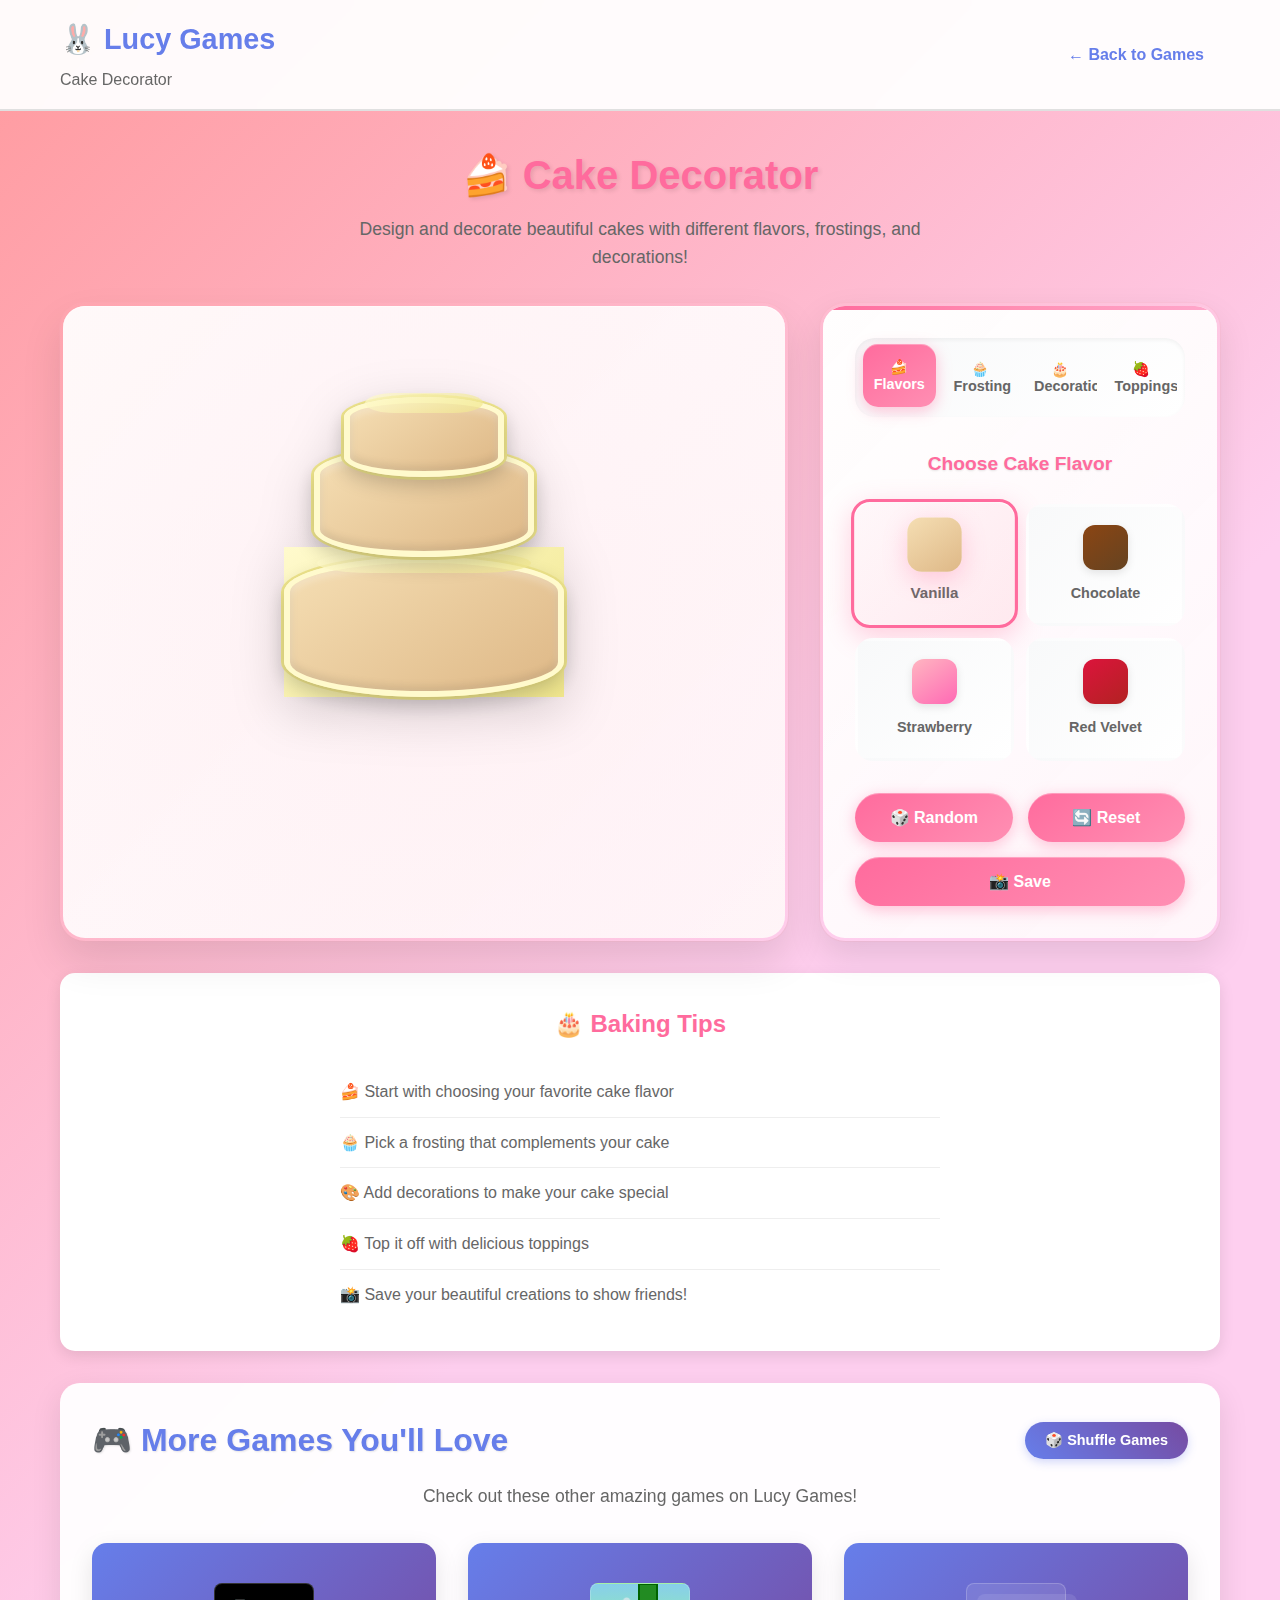
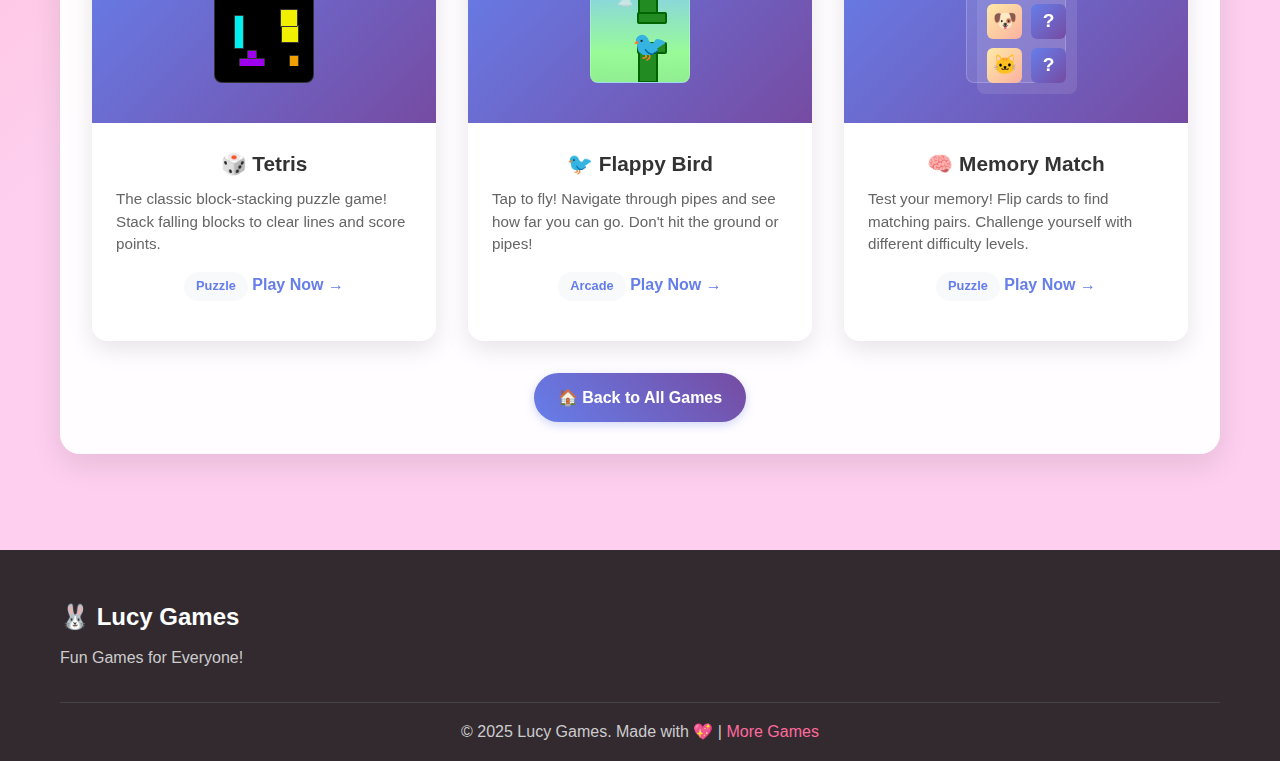
<file: web/gaming-website/games/cake-decorator/index.html>
<!DOCTYPE html>
<html lang="en">
<head>
    <meta charset="UTF-8">
    <meta name="viewport" content="width=device-width, initial-scale=1.0">
    <title>Cake Decorator - Lucy Games</title>
    <meta name="description" content="Design and decorate beautiful cakes! Choose flavors, frostings, and decorations to create your perfect cake!">
    <meta name="keywords" content="cake decorator, baking game, cake design, decorating game, free games">
    <link rel="icon" type="image/x-icon" href="data:image/svg+xml,<svg xmlns='http://www.w3.org/2000/svg' viewBox='0 0 100 100'><text y='.9em' font-size='90'>🍰</text></svg>">
    <link rel="stylesheet" href="style.css">
</head>
<body>
    <header class="header">
        <div class="container">
            <div class="logo">
                <a href="../../index.html" class="back-link">
                    <h1>🐰 Lucy Games</h1>
                </a>
                <span class="tagline">Cake Decorator</span>
            </div>
            <nav class="nav">
                <a href="../../index.html">← Back to Games</a>
            </nav>
        </div>
    </header>

    <main class="game-container">
        <div class="container">
            <div class="game-header">
                <h1>🍰 Cake Decorator</h1>
                <p>Design and decorate beautiful cakes with different flavors, frostings, and decorations!</p>
            </div>

            <div class="game-area">
                <div class="cake-display">
                    <div class="cake-container">
                        <div class="cake" id="cake">
                            <div class="cake-layer bottom-layer" id="bottomLayer"></div>
                            <div class="cake-layer middle-layer" id="middleLayer"></div>
                            <div class="cake-layer top-layer" id="topLayer"></div>
                            <div class="cake-decorations" id="decorations"></div>
                        </div>
                    </div>
                </div>

                <div class="decoration-panel">
                    <div class="panel-tabs">
                        <button class="tab-btn active" data-tab="flavors">🍰 Flavors</button>
                        <button class="tab-btn" data-tab="frosting">🧁 Frosting</button>
                        <button class="tab-btn" data-tab="decorations">🎂 Decorations</button>
                        <button class="tab-btn" data-tab="toppings">🍓 Toppings</button>
                    </div>

                    <div class="tab-content active" id="flavors">
                        <h3>Choose Cake Flavor</h3>
                        <div class="options-grid">
                            <div class="option-item active" data-flavor="vanilla">
                                <div class="option-preview vanilla-cake"></div>
                                <span>Vanilla</span>
                            </div>
                            <div class="option-item" data-flavor="chocolate">
                                <div class="option-preview chocolate-cake"></div>
                                <span>Chocolate</span>
                            </div>
                            <div class="option-item" data-flavor="strawberry">
                                <div class="option-preview strawberry-cake"></div>
                                <span>Strawberry</span>
                            </div>
                            <div class="option-item" data-flavor="red-velvet">
                                <div class="option-preview red-velvet-cake"></div>
                                <span>Red Velvet</span>
                            </div>
                        </div>
                    </div>

                    <div class="tab-content" id="frosting">
                        <h3>Choose Frosting</h3>
                        <div class="options-grid">
                            <div class="option-item active" data-frosting="vanilla">
                                <div class="option-preview vanilla-frosting"></div>
                                <span>Vanilla</span>
                            </div>
                            <div class="option-item" data-frosting="chocolate">
                                <div class="option-preview chocolate-frosting"></div>
                                <span>Chocolate</span>
                            </div>
                            <div class="option-item" data-frosting="strawberry">
                                <div class="option-preview strawberry-frosting"></div>
                                <span>Strawberry</span>
                            </div>
                            <div class="option-item" data-frosting="cream">
                                <div class="option-preview cream-frosting"></div>
                                <span>Cream</span>
                            </div>
                        </div>
                    </div>

                    <div class="tab-content" id="decorations">
                        <h3>Add Decorations</h3>
                        <div class="options-grid">
                            <div class="option-item" data-decoration="candles">
                                <div class="option-preview">🕯️</div>
                                <span>Candles</span>
                            </div>
                            <div class="option-item" data-decoration="flowers">
                                <div class="option-preview">🌸</div>
                                <span>Flowers</span>
                            </div>
                            <div class="option-item" data-decoration="hearts">
                                <div class="option-preview">💖</div>
                                <span>Hearts</span>
                            </div>
                            <div class="option-item" data-decoration="stars">
                                <div class="option-preview">⭐</div>
                                <span>Stars</span>
                            </div>
                        </div>
                    </div>

                    <div class="tab-content" id="toppings">
                        <h3>Add Toppings</h3>
                        <div class="options-grid">
                            <div class="option-item" data-topping="strawberries">
                                <div class="option-preview">🍓</div>
                                <span>Strawberries</span>
                            </div>
                            <div class="option-item" data-topping="cherries">
                                <div class="option-preview">🍒</div>
                                <span>Cherries</span>
                            </div>
                            <div class="option-item" data-topping="sprinkles">
                                <div class="option-preview">🌈</div>
                                <span>Sprinkles</span>
                            </div>
                            <div class="option-item" data-topping="chocolate-chips">
                                <div class="option-preview">🍫</div>
                                <span>Choc Chips</span>
                            </div>
                        </div>
                    </div>

                    <div class="action-buttons">
                        <button class="action-btn" onclick="randomCake()">🎲 Random</button>
                        <button class="action-btn" onclick="resetCake()">🔄 Reset</button>
                        <button class="action-btn" onclick="saveCake()">📸 Save</button>
                    </div>
                </div>
            </div>

            <!-- Game Tips -->
            <div class="game-tips">
                <h3>🎂 Baking Tips</h3>
                <ul>
                    <li>🍰 Start with choosing your favorite cake flavor</li>
                    <li>🧁 Pick a frosting that complements your cake</li>
                    <li>🎨 Add decorations to make your cake special</li>
                    <li>🍓 Top it off with delicious toppings</li>
                    <li>📸 Save your beautiful creations to show friends!</li>
                </ul>
            </div>

            <!-- Recommended Games -->
            <div class="recommended-games">
                <div class="recommended-header">
                    <h3>🎮 More Games You'll Love</h3>
                    <button class="shuffle-button" onclick="shuffleRecommendedGames()">🎲 Shuffle Games</button>
                </div>
                <p>Check out these other amazing games on Lucy Games!</p>
                
                <div class="recommended-grid">
                    <!-- Games will be dynamically loaded here -->
                </div>

                <div class="back-to-home">
                    <a href="../../index.html" class="home-button">
                        🏠 Back to All Games
                    </a>
                </div>
            </div>
        </div>
    </main>

    <!-- Footer -->
    <footer class="footer">
        <div class="container">
            <div class="footer-content">
                <div class="footer-brand">
                    <h3>🐰 Lucy Games</h3>
                    <p>Fun Games for Everyone!</p>
                </div>
            </div>
            <div class="footer-bottom">
                <p>&copy; 2025 Lucy Games. Made with 💖 | <a href="../../index.html">More Games</a></p>
            </div>
        </div>
    </footer>

    <script src="script.js"></script>
    <script src="../recommended-games.js"></script>
</body>
</html>
</file>
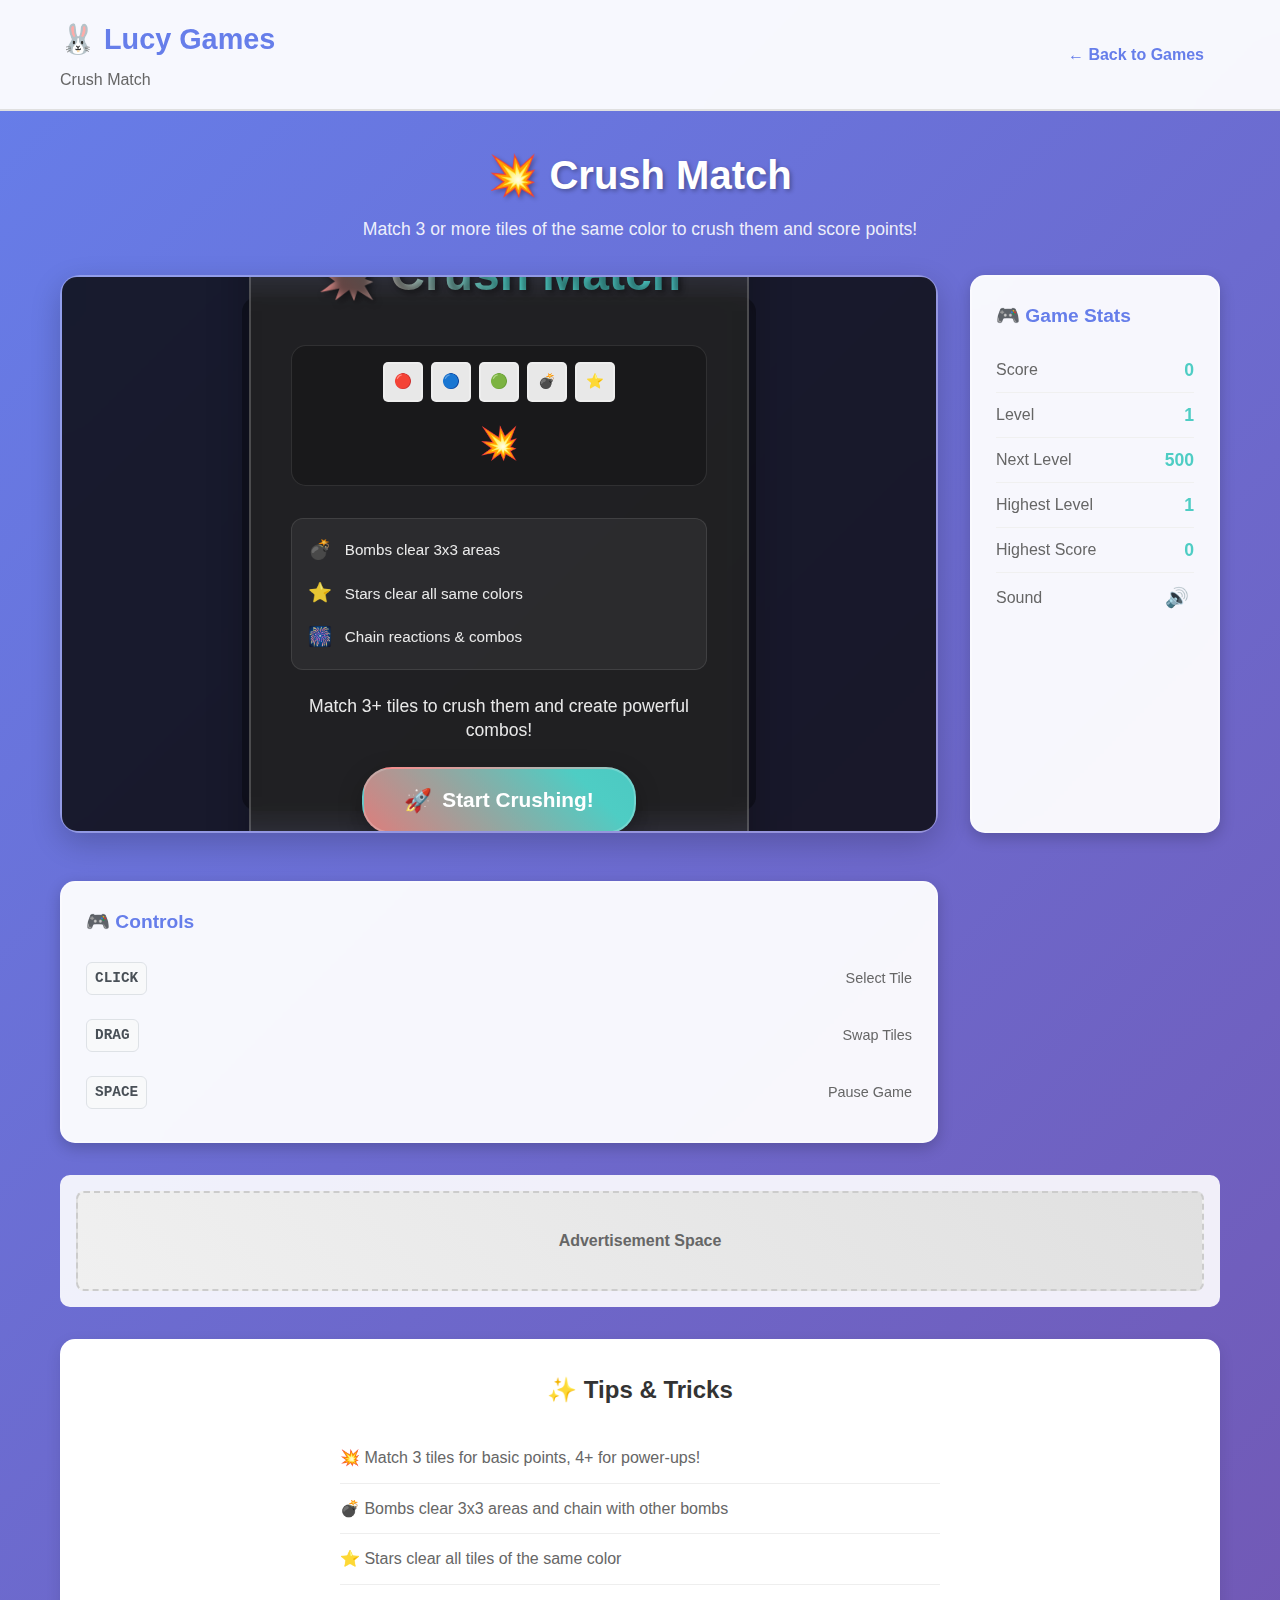
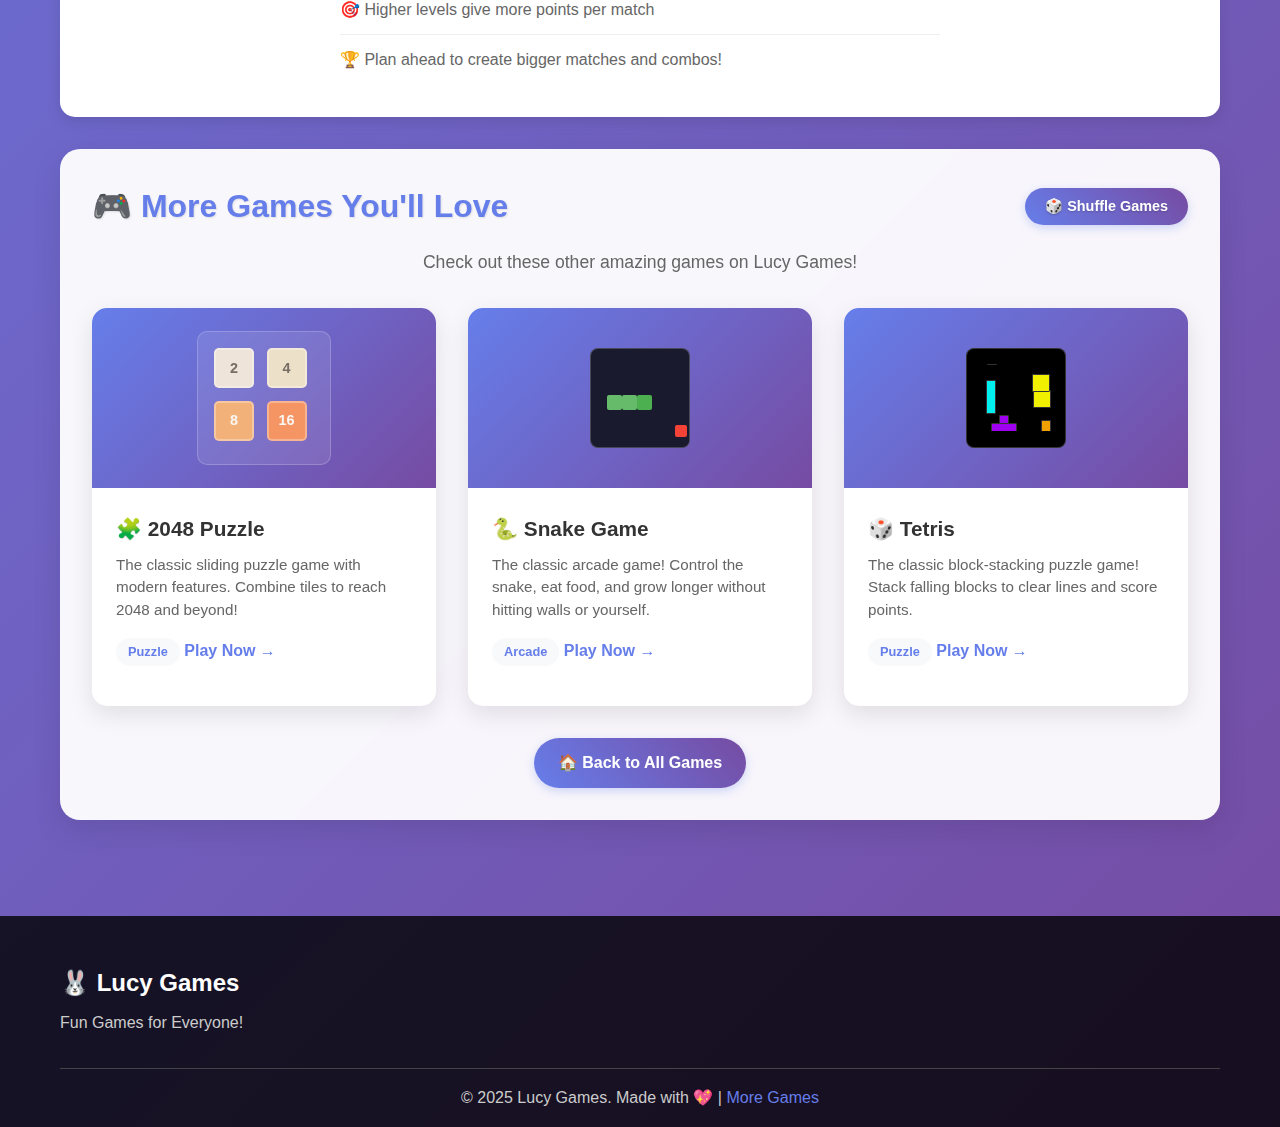
<file: web/gaming-website/games/crush-match/index.html>
<!DOCTYPE html>
<html lang="en">
<head>
    <meta charset="UTF-8">
    <meta name="viewport" content="width=device-width, initial-scale=1.0">
    <title>Crush Match - Lucy Games</title>
    <meta name="description" content="Match colorful tiles in this addictive crush game! Clear lines and score points!">
    <meta name="keywords" content="crush match, match 3 games, puzzle games, tile matching, free games">
    <link rel="icon" type="image/x-icon" href="data:image/svg+xml,<svg xmlns='http://www.w3.org/2000/svg' viewBox='0 0 100 100'><text y='.9em' font-size='90'>🧩</text></svg>">
    
    <!-- Google AdSense - Replace with your publisher ID -->
    <script async src="https://pagead2.googlesyndication.com/pagead/js/adsbygoogle.js?client=ca-pub-XXXXXXXXXXXXXXXXX"
            crossorigin="anonymous"></script>
    
    <link rel="stylesheet" href="style.css">
</head>
<body>
    <header class="header">
        <div class="container">
            <div class="logo">
                <a href="../../index.html" class="back-link">
                    <h1>🐰 Lucy Games</h1>
                </a>
                <span class="tagline">Crush Match</span>
            </div>
            <nav class="nav">
                <a href="../../index.html">← Back to Games</a>
            </nav>
        </div>
    </header>

    <main class="game-container">
        <div class="container">
            <div class="game-header">
                <h1>💥 Crush Match</h1>
                <p>Match 3 or more tiles of the same color to crush them and score points!</p>
            </div>

            <div class="game-area">
                <div class="game-board-container">
                    <div class="game-board" id="gameBoard"></div>
                    
                    <div class="game-ui">
                        <div class="start-screen" id="startScreen">
                            <div class="start-content">
                                <h2>💥 Crush Match</h2>
                                <div class="start-preview">
                                    <div class="preview-tiles">
                                        <div class="preview-tile tile-red">🔴</div>
                                        <div class="preview-tile tile-blue">🔵</div>
                                        <div class="preview-tile tile-green">🟢</div>
                                        <div class="preview-tile tile-bomb">💣</div>
                                        <div class="preview-tile tile-star">⭐</div>
                                    </div>
                                    <div class="crush-effect">💥</div>
                                </div>
                                <div class="game-features">
                                    <div class="feature-item">
                                        <span class="feature-icon">💣</span>
                                        <span>Bombs clear 3x3 areas</span>
                                    </div>
                                    <div class="feature-item">
                                        <span class="feature-icon">⭐</span>
                                        <span>Stars clear all same colors</span>
                                    </div>
                                    <div class="feature-item">
                                        <span class="feature-icon">🎆</span>
                                        <span>Chain reactions & combos</span>
                                    </div>
                                </div>
                                <p class="start-instruction">Match 3+ tiles to crush them and create powerful combos!</p>
                                <button class="start-btn" onclick="startGame()">
                                    <span class="btn-icon">🚀</span>
                                    <span>Start Crushing!</span>
                                </button>
                                <div class="start-hint">Click tiles to select, then click adjacent tiles to swap</div>
                            </div>
                        </div>

                        <div class="game-over-screen hidden" id="gameOverScreen">
                            <div class="game-over-content">
                                <h2>Game Over!</h2>
                                <div class="score-display">
                                    <div class="score-item">
                                        <span class="score-label">Final Score</span>
                                        <span class="score-value" id="finalScore">0</span>
                                    </div>
                                    <div class="score-item">
                                        <span class="score-label">Best Score</span>
                                        <span class="score-value" id="bestScore">0</span>
                                    </div>
                                </div>
                                <div class="game-over-buttons">
                                    <button class="restart-btn" onclick="restartGame()">Play Again</button>
                                    <button class="menu-btn" onclick="goToMenu()">Menu</button>
                                </div>
                            </div>
                        </div>

                        <div class="score-hud hidden" id="scoreHud">
                            <div class="current-score" id="currentScore">0</div>
                        </div>
                    </div>
                </div>

                <div class="game-stats">
                    <h3>🎮 Game Stats</h3>
                    <div class="stat-item">
                        <span class="stat-label">Score</span>
                        <span id="scoreDisplay" class="stat-value">0</span>
                    </div>
                    <div class="stat-item">
                        <span class="stat-label">Level</span>
                        <span id="levelDisplay" class="stat-value">1</span>
                    </div>
                    <div class="stat-item">
                        <span class="stat-label">Next Level</span>
                        <span id="nextLevelProgress" class="stat-value">500</span>
                    </div>
                    <div class="stat-item">
                        <span class="stat-label">Highest Level</span>
                        <span id="highestLevel" class="stat-value">1</span>
                    </div>
                    <div class="stat-item">
                        <span class="stat-label">Highest Score</span>
                        <span id="highestScore" class="stat-value">0</span>
                    </div>
                    <div class="stat-item">
                        <span class="stat-label">Sound</span>
                        <button id="soundToggle" class="sound-toggle">🔊</button>
                    </div>
                </div>

                <div class="controls">
                    <h3>🎮 Controls</h3>
                    <div class="control-grid">
                        <div class="control-item">
                            <span class="control-key">CLICK</span>
                            <span class="control-desc">Select Tile</span>
                        </div>
                        <div class="control-item">
                            <span class="control-key">DRAG</span>
                            <span class="control-desc">Swap Tiles</span>
                        </div>
                        <div class="control-item">
                            <span class="control-key">SPACE</span>
                            <span class="control-desc">Pause Game</span>
                        </div>
                    </div>
                </div>
            </div>

            <!-- Ad Space -->
            <div class="ad-container">
                <div class="ad-placeholder">
                    <!-- AdSense ad unit will go here -->
                </div>
            </div>

            <!-- Game Tips -->
            <div class="game-tips">
                <h3>✨ Tips & Tricks</h3>
                <ul>
                    <li>💥 Match 3 tiles for basic points, 4+ for power-ups!</li>
                    <li>💣 Bombs clear 3x3 areas and chain with other bombs</li>
                    <li>⭐ Stars clear all tiles of the same color</li>
                    <li>🎯 Higher levels give more points per match</li>
                    <li>🏆 Plan ahead to create bigger matches and combos!</li>
                </ul>
            </div>

            <!-- Recommended Games -->
            <div class="recommended-games">
                <div class="recommended-header">
                    <h3>🎮 More Games You'll Love</h3>
                    <button class="shuffle-button" onclick="shuffleRecommendedGames()">🎲 Shuffle Games</button>
                </div>
                <p>Check out these other amazing games on Lucy Games!</p>
                
                <div class="recommended-grid">
                    <!-- Games will be dynamically loaded here -->
                </div>

                <div class="back-to-home">
                    <a href="../../index.html" class="home-button">
                        🏠 Back to All Games
                    </a>
                </div>
            </div>
        </div>
    </main>

    <!-- Footer -->
    <footer class="footer">
        <div class="container">
            <div class="footer-content">
                <div class="footer-brand">
                    <h3>🐰 Lucy Games</h3>
                    <p>Fun Games for Everyone!</p>
                </div>
            </div>
            <div class="footer-bottom">
                <p>&copy; 2025 Lucy Games. Made with 💖 | <a href="../../index.html">More Games</a></p>
            </div>
        </div>
    </footer>

    <script src="script.js"></script>
    <script src="../recommended-games.js"></script>
    
    <!-- Initialize AdSense -->
    <script>
        (adsbygoogle = window.adsbygoogle || []).push({});
    </script>
</body>
</html>
</file>
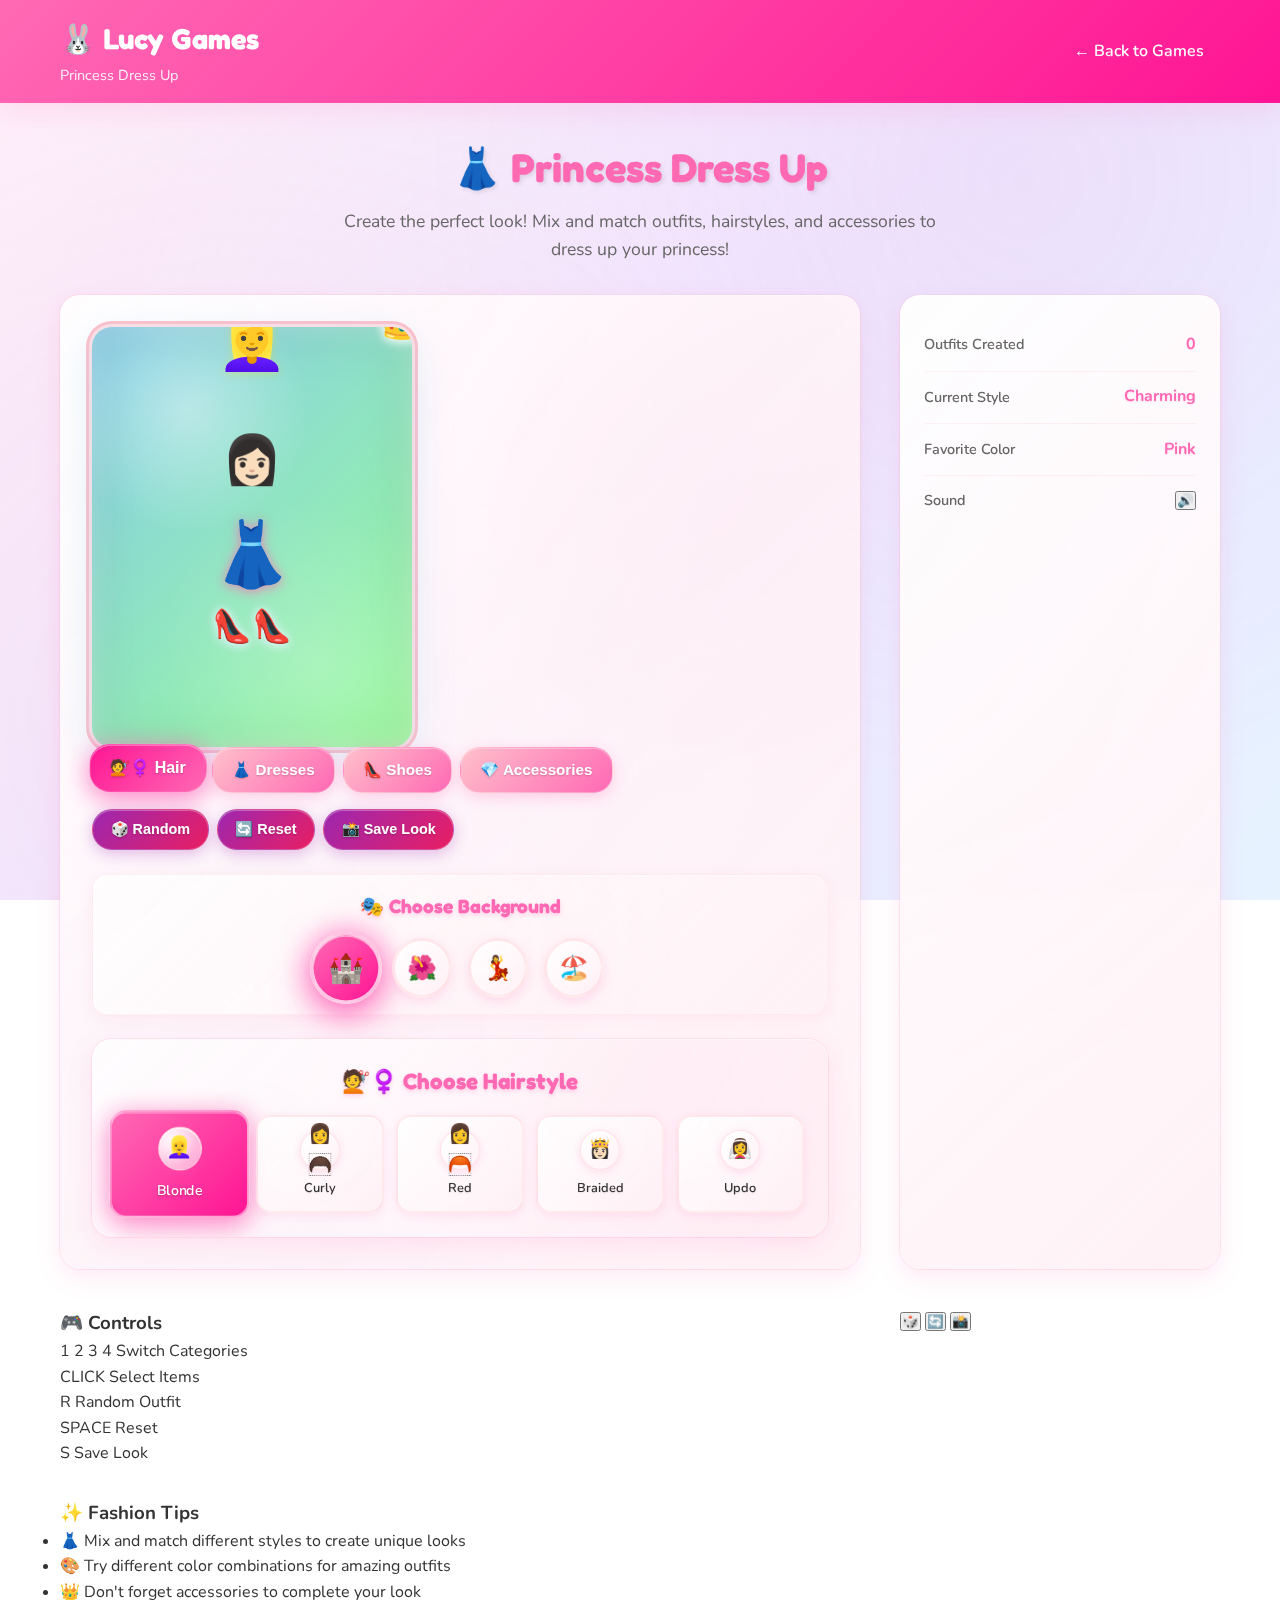
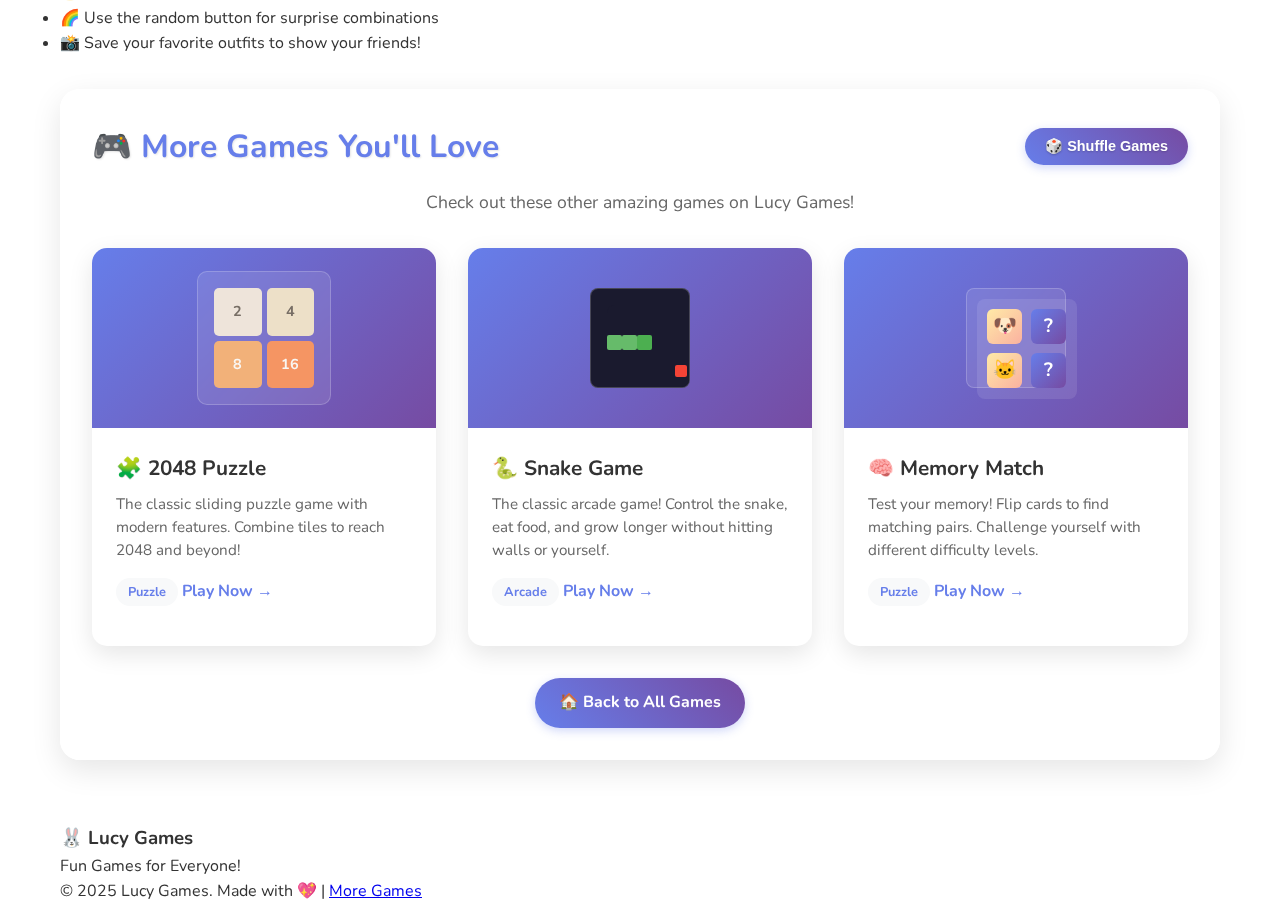
<file: web/gaming-website/games/dressing/index.html>
<!DOCTYPE html>
<html lang="en">
<head>
    <meta charset="UTF-8">
    <meta name="viewport" content="width=device-width, initial-scale=1.0">
    <title>Princess Dress Up - Lucy Games</title>
    <meta name="description" content="Play the fun Princess Dress Up game! Mix and match outfits, hairstyles, and accessories to create the perfect look!">
    <meta name="keywords" content="dress up game, princess game, fashion game, girls games, makeover game, free games">
    <link rel="icon" type="image/x-icon" href="data:image/svg+xml,<svg xmlns='http://www.w3.org/2000/svg' viewBox='0 0 100 100'><text y='.9em' font-size='90'>👗</text></svg>">
    
    <!-- Google AdSense - Replace with your publisher ID -->
    <script async src="https://pagead2.googlesyndication.com/pagead/js/adsbygoogle.js?client=ca-pub-XXXXXXXXXXXXXXXXX"
            crossorigin="anonymous"></script>
    
    <link rel="stylesheet" href="style.css">
</head>
<body>
    <!-- Header -->
    <header class="header">
        <div class="container">
            <div class="logo">
                <a href="../../index.html" class="back-link">
                    <h1>🐰 Lucy Games</h1>
                </a>
                <span class="tagline">Princess Dress Up</span>
            </div>
            <nav class="nav">
                <a href="../../index.html">← Back to Games</a>
            </nav>
        </div>
    </header>

    <!-- Game Container -->
    <main class="game-container">
        <div class="container">
            <!-- Game Info -->
            <div class="game-header">
                <h1>👗 Princess Dress Up</h1>
                <p>Create the perfect look! Mix and match outfits, hairstyles, and accessories to dress up your princess!</p>
            </div>

            <!-- Game Area -->
            <div class="game-area">
                <div class="game-board-container">
                    <!-- Princess Display -->
                    <div class="princess-stage">
                        <div class="princess-character">
                            <div class="character-hair" id="characterHair">
                                <div class="hair-style hair-1"></div>
                            </div>
                            <div class="character-base"></div>
                            <div class="character-dress" id="characterDress">
                                <div class="dress-style dress-1"></div>
                            </div>
                            <div class="character-shoes" id="characterShoes">
                                <div class="shoes-style shoes-1"></div>
                            </div>
                            <div class="character-accessories" id="characterAccessories">
                                <div class="accessory-style accessory-1"></div>
                            </div>
                        </div>
                    </div>
                    
                    <!-- Game Controls -->
                    <div class="game-controls">
                        <div class="control-section">
                            <button class="control-btn active" data-category="hair">💇♀️ Hair</button>
                            <button class="control-btn" data-category="dress">👗 Dresses</button>
                            <button class="control-btn" data-category="shoes">👠 Shoes</button>
                            <button class="control-btn" data-category="accessories">💎 Accessories</button>
                        </div>
                        <div class="action-buttons">
                            <button class="action-btn" onclick="randomOutfit()">🎲 Random</button>
                            <button class="action-btn" onclick="resetOutfit()">🔄 Reset</button>
                            <button class="action-btn" onclick="saveOutfit()">📸 Save Look</button>
                        </div>
                    </div>

                    <!-- Item Selection Panel -->
                    <div class="item-selection-panel">
                        <div class="panel-header">
                            <h3 id="panelTitle">💇♀️ Choose Hairstyle</h3>
                        </div>
                        
                        <div class="items-grid" id="itemsGrid">
                            <!-- Hair Options -->
                            <div class="item-category" data-category="hair">
                                <div class="item-option active" data-item="hair-1" title="Long Blonde">
                                    <div class="item-preview hair-1-preview"></div>
                                    <span>Blonde</span>
                                </div>
                                <div class="item-option" data-item="hair-2" title="Curly Brown">
                                    <div class="item-preview hair-2-preview"></div>
                                    <span>Curly</span>
                                </div>
                                <div class="item-option" data-item="hair-3" title="Short Red">
                                    <div class="item-preview hair-3-preview"></div>
                                    <span>Red</span>
                                </div>
                                <div class="item-option" data-item="hair-4" title="Braided Black">
                                    <div class="item-preview hair-4-preview"></div>
                                    <span>Braided</span>
                                </div>
                                <div class="item-option" data-item="hair-5" title="Princess Updo">
                                    <div class="item-preview hair-5-preview"></div>
                                    <span>Updo</span>
                                </div>
                            </div>

                            <!-- Dress Options -->
                            <div class="item-category hidden" data-category="dress">
                                <div class="item-option active" data-item="dress-1" title="Pink Ball Gown">
                                    <div class="item-preview dress-1-preview"></div>
                                    <span>Pink Gown</span>
                                </div>
                                <div class="item-option" data-item="dress-2" title="Blue Princess Dress">
                                    <div class="item-preview dress-2-preview"></div>
                                    <span>Blue Dress</span>
                                </div>
                                <div class="item-option" data-item="dress-3" title="Purple Sparkle">
                                    <div class="item-preview dress-3-preview"></div>
                                    <span>Purple</span>
                                </div>
                                <div class="item-option" data-item="dress-4" title="Green Nature">
                                    <div class="item-preview dress-4-preview"></div>
                                    <span>Green</span>
                                </div>
                                <div class="item-option" data-item="dress-5" title="Golden Royal">
                                    <div class="item-preview dress-5-preview"></div>
                                    <span>Golden</span>
                                </div>
                            </div>

                            <!-- Shoes Options -->
                            <div class="item-category hidden" data-category="shoes">
                                <div class="item-option active" data-item="shoes-1" title="Glass Slippers">
                                    <div class="item-preview shoes-1-preview"></div>
                                    <span>Glass</span>
                                </div>
                                <div class="item-option" data-item="shoes-2" title="Pink Heels">
                                    <div class="item-preview shoes-2-preview"></div>
                                    <span>Pink</span>
                                </div>
                                <div class="item-option" data-item="shoes-3" title="Golden Flats">
                                    <div class="item-preview shoes-3-preview"></div>
                                    <span>Golden</span>
                                </div>
                                <div class="item-option" data-item="shoes-4" title="Silver Boots">
                                    <div class="item-preview shoes-4-preview"></div>
                                    <span>Silver</span>
                                </div>
                            </div>

                            <!-- Accessories Options -->
                            <div class="item-category hidden" data-category="accessories">
                                <div class="item-option active" data-item="accessory-1" title="Diamond Tiara">
                                    <div class="item-preview accessory-1-preview"></div>
                                    <span>Tiara</span>
                                </div>
                                <div class="item-option" data-item="accessory-2" title="Pearl Necklace">
                                    <div class="item-preview accessory-2-preview"></div>
                                    <span>Necklace</span>
                                </div>
                                <div class="item-option" data-item="accessory-3" title="Magic Wand">
                                    <div class="item-preview accessory-3-preview"></div>
                                    <span>Wand</span>
                                </div>
                                <div class="item-option" data-item="accessory-4" title="Flower Crown">
                                    <div class="item-preview accessory-4-preview"></div>
                                    <span>Flowers</span>
                                </div>
                            </div>
                        </div>
                    </div>
                </div>

                <!-- Game Stats -->
                <div class="game-stats">
                    <div class="stat-item">
                        <span class="stat-label">Outfits Created</span>
                        <span id="outfitCount" class="stat-value">0</span>
                    </div>
                    <div class="stat-item">
                        <span class="stat-label">Current Style</span>
                        <span id="currentStyle" class="stat-value">Princess</span>
                    </div>
                    <div class="stat-item">
                        <span class="stat-label">Favorite Color</span>
                        <span id="favoriteColor" class="stat-value">Pink</span>
                    </div>
                    <div class="stat-item">
                        <span class="stat-label">Sound</span>
                        <button id="soundToggle" class="sound-toggle">🔊</button>
                    </div>
                </div>

                <!-- Controls -->
                <div class="controls">
                    <h3>🎮 Controls</h3>
                    <div class="control-grid">
                        <div class="control-item">
                            <span class="control-key">1 2 3 4</span>
                            <span class="control-desc">Switch Categories</span>
                        </div>
                        <div class="control-item">
                            <span class="control-key">CLICK</span>
                            <span class="control-desc">Select Items</span>
                        </div>
                        <div class="control-item">
                            <span class="control-key">R</span>
                            <span class="control-desc">Random Outfit</span>
                        </div>
                        <div class="control-item">
                            <span class="control-key">SPACE</span>
                            <span class="control-desc">Reset</span>
                        </div>
                        <div class="control-item">
                            <span class="control-key">S</span>
                            <span class="control-desc">Save Look</span>
                        </div>
                    </div>
                </div>

                <!-- Mobile Controls -->
                <div class="mobile-controls" id="mobileControls">
                    <div class="mobile-control-pad">
                        <button class="mobile-btn" onclick="randomOutfit()">🎲</button>
                        <button class="mobile-btn" onclick="resetOutfit()">🔄</button>
                        <button class="mobile-btn" onclick="saveOutfit()">📸</button>
                    </div>
                </div>
            </div>

            <!-- Ad Space -->
            <div class="ad-container">
                <div class="ad-placeholder">
                    <!-- AdSense ad unit will go here -->
                </div>
            </div>

            <!-- Game Tips -->
            <div class="game-tips">
                <h3>✨ Fashion Tips</h3>
                <ul>
                    <li>👗 Mix and match different styles to create unique looks</li>
                    <li>🎨 Try different color combinations for amazing outfits</li>
                    <li>👑 Don't forget accessories to complete your look</li>
                    <li>🌈 Use the random button for surprise combinations</li>
                    <li>📸 Save your favorite outfits to show your friends!</li>
                </ul>
            </div>

            <!-- Recommended Games -->
            <div class="recommended-games">
                <div class="recommended-header">
                    <h3>🎮 More Games You'll Love</h3>
                    <button class="shuffle-button" onclick="shuffleRecommendedGames()">🎲 Shuffle Games</button>
                </div>
                <p>Check out these other amazing games on Lucy Games!</p>
                
                <div class="recommended-grid">
                    <!-- Games will be dynamically loaded here -->
                </div>

                <div class="back-to-home">
                    <a href="../../index.html" class="home-button">
                        🏠 Back to All Games
                    </a>
                </div>
            </div>
        </div>
    </main>

    <!-- Footer -->
    <footer class="footer">
        <div class="container">
            <div class="footer-content">
                <div class="footer-brand">
                    <h3>🐰 Lucy Games</h3>
                    <p>Fun Games for Everyone!</p>
                </div>
            </div>
            <div class="footer-bottom">
                <p>&copy; 2025 Lucy Games. Made with 💖 | <a href="../../index.html">More Games</a></p>
            </div>
        </div>
    </footer>

    <script src="script.js"></script>
    <script src="../recommended-games.js"></script>
    
    <!-- Initialize AdSense -->
    <script>
        (adsbygoogle = window.adsbygoogle || []).push({});
    </script>
</body>
</html>
</file>
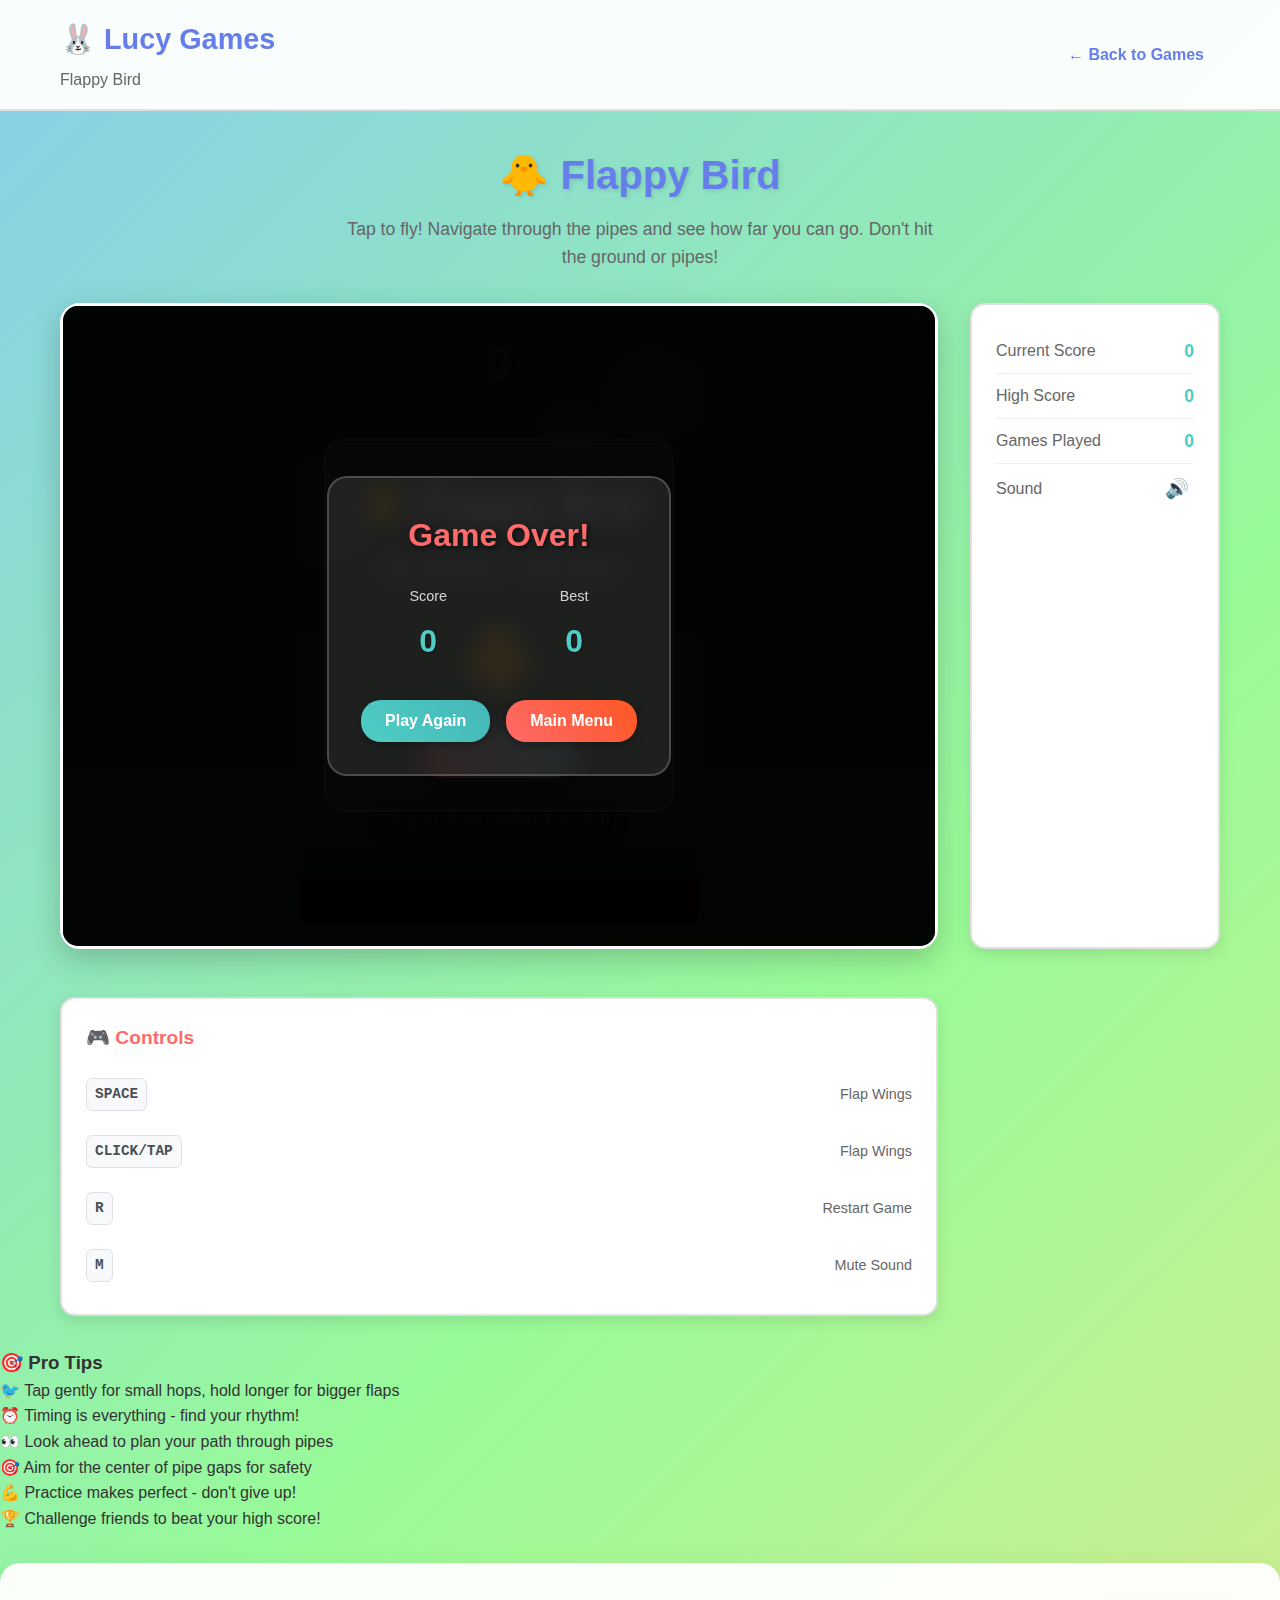
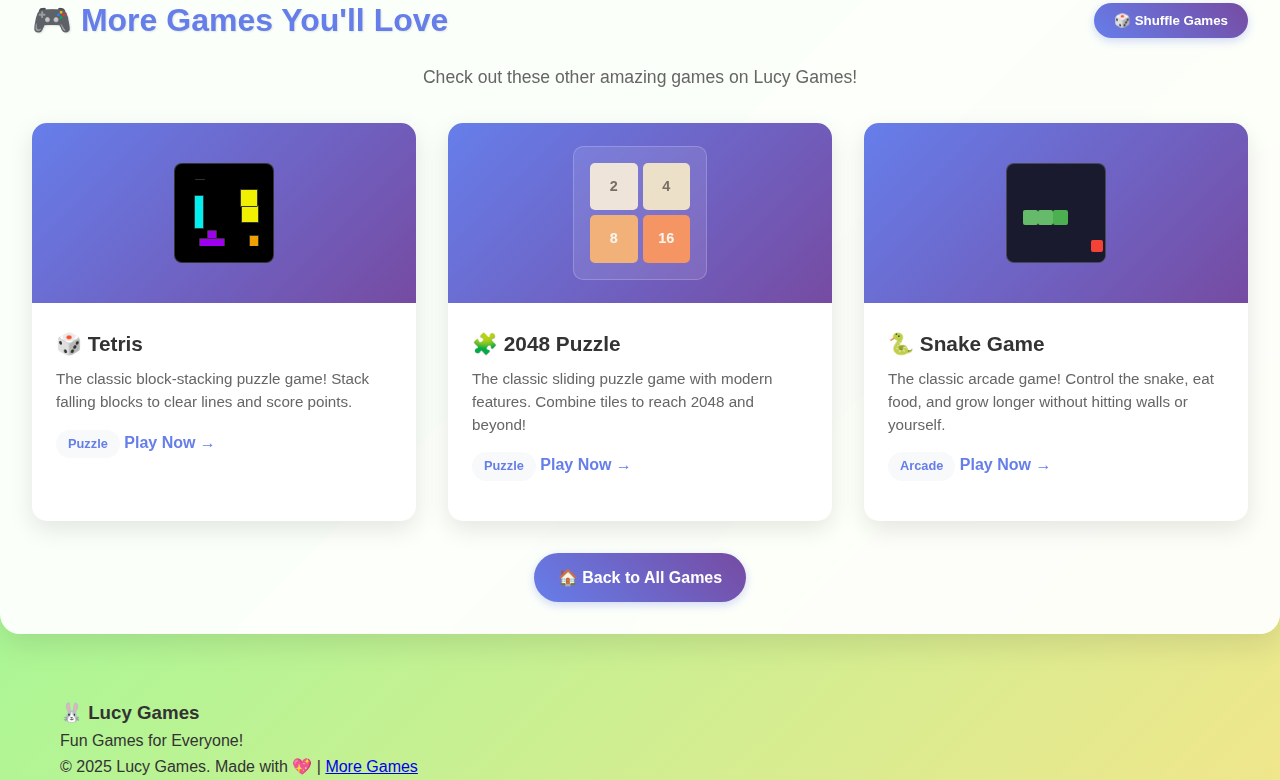
<file: web/gaming-website/games/flappy-bird/index.html>
<!DOCTYPE html>
<html lang="en">
<head>
    <meta charset="UTF-8">
    <meta name="viewport" content="width=device-width, initial-scale=1.0">
    <title>Flappy Bird - Lucy Games</title>
    <meta name="description" content="Play the addictive Flappy Bird game! Tap to fly and navigate through pipes. How far can you go?">
    <meta name="keywords" content="flappy bird, arcade game, flying game, tap game, high score, free games">
    <link rel="icon" type="image/x-icon" href="data:image/svg+xml,<svg xmlns='http://www.w3.org/2000/svg' viewBox='0 0 100 100'><text y='.9em' font-size='90'>🐦</text></svg>">
    
    <!-- Google AdSense - Replace with your publisher ID -->
    <script async src="https://pagead2.googlesyndication.com/pagead/js/adsbygoogle.js?client=ca-pub-7424214596861201"
            crossorigin="anonymous"></script>
    
    <!-- Google Analytics -->
    <script async src="https://www.googletagmanager.com/gtag/js?id=G-WX8E84Y7JV"></script>
    <script>
        window.dataLayer = window.dataLayer || [];
        function gtag(){dataLayer.push(arguments);}
        gtag('js', new Date());
        gtag('config', 'G-WX8E84Y7JV');
    </script>
    
    <link rel="stylesheet" href="style.css">
</head>
<body>
    <!-- Header -->
    <header class="header">
        <div class="container">
            <div class="logo">
                <a href="../../index.html" class="back-link">
                    <h1>🐰 Lucy Games</h1>
                </a>
                <span class="tagline">Flappy Bird</span>
            </div>
            <nav class="nav">
                <a href="../../index.html">← Back to Games</a>
            </nav>
        </div>
    </header>

    <!-- Game Container -->
    <main class="game-container">
        <div class="container">
            <!-- Game Info -->
            <div class="game-header">
                <h1>Flappy Bird</h1>
                <p>Tap to fly! Navigate through the pipes and see how far you can go. Don't hit the ground or pipes!</p>
            </div>

            <!-- Game Area -->
            <div class="game-area">
                <div class="game-board-container">
                    <canvas id="gameCanvas" width="400" height="600"></canvas>
                    
                    <!-- Game UI Overlay -->
                    <div class="game-ui" id="gameUI">
                        <!-- Start Screen -->
                        <div class="start-screen" id="startScreen">
                            <div class="start-content">
                                <h2>Flappy Bird</h2>
                                <p>Tap anywhere to start flying!</p>
                                <div class="start-bird">🐥</div>
                                <button class="start-btn" id="startBtn">Start Game</button>
                            </div>
                        </div>

                        <!-- Game Over Screen -->
                        <div class="game-over-screen hidden" id="gameOverScreen">
                            <div class="game-over-content">
                                <h2>Game Over!</h2>
                                <div class="score-display">
                                    <div class="score-item">
                                        <span class="score-label">Score</span>
                                        <span class="score-value" id="finalScore">0</span>
                                    </div>
                                    <div class="score-item">
                                        <span class="score-label">Best</span>
                                        <span class="score-value" id="bestScore">0</span>
                                    </div>
                                </div>
                                <div class="game-over-buttons">
                                    <button class="restart-btn" id="restartBtn">Play Again</button>
                                    <button class="menu-btn" onclick="location.reload()">Main Menu</button>
                                </div>
                            </div>
                        </div>

                        <!-- Score Display -->
                        <div class="score-hud" id="scoreHUD">
                            <div class="current-score" id="currentScore">0</div>
                        </div>

                        <!-- Instructions -->
                        <div class="instructions" id="instructions">
                            <p>Tap or Press SPACE to fly!</p>
                        </div>
                    </div>
                </div>

                <!-- Game Stats -->
                <div class="game-stats">
                    <div class="stat-item">
                        <span class="stat-label">Current Score</span>
                        <span id="statScore" class="stat-value">0</span>
                    </div>
                    <div class="stat-item">
                        <span class="stat-label">High Score</span>
                        <span id="statBest" class="stat-value">0</span>
                    </div>
                    <div class="stat-item">
                        <span class="stat-label">Games Played</span>
                        <span id="gamesPlayed" class="stat-value">0</span>
                    </div>
                    <div class="stat-item">
                        <span class="stat-label">Sound</span>
                        <button id="soundToggle" class="sound-toggle">🔊</button>
                    </div>
                </div>

                <!-- Controls -->
                <div class="controls">
                    <h3>🎮 Controls</h3>
                    <div class="control-grid">
                        <div class="control-item">
                            <span class="control-key">SPACE</span>
                            <span class="control-desc">Flap Wings</span>
                        </div>
                        <div class="control-item">
                            <span class="control-key">CLICK/TAP</span>
                            <span class="control-desc">Flap Wings</span>
                        </div>
                        <div class="control-item">
                            <span class="control-key">R</span>
                            <span class="control-desc">Restart Game</span>
                        </div>
                        <div class="control-item">
                            <span class="control-key">M</span>
                            <span class="control-desc">Mute Sound</span>
                        </div>
                    </div>
                </div>

                <!-- Mobile Controls -->
                <div class="mobile-controls" id="mobileControls">
                    <div class="mobile-control-pad">
                        <button class="mobile-btn tap-btn" id="mobileFlap">
                            <span>TAP TO FLY</span>
                            <div class="tap-indicator">🐦</div>
                        </button>
                    </div>
                </div>
            </div>

            <!-- Ad Space -->
            </div>

            <!-- Game Tips -->
            <div class="game-tips">
                <h3>🎯 Pro Tips</h3>
                <ul>
                    <li>🐦 Tap gently for small hops, hold longer for bigger flaps</li>
                    <li>⏰ Timing is everything - find your rhythm!</li>
                    <li>👀 Look ahead to plan your path through pipes</li>
                    <li>🎯 Aim for the center of pipe gaps for safety</li>
                    <li>💪 Practice makes perfect - don't give up!</li>
                    <li>🏆 Challenge friends to beat your high score!</li>
                </ul>
            </div>

            <!-- Recommended Games -->
            <div class="recommended-games">
                <div class="recommended-header">
                    <h3>🎮 More Games You'll Love</h3>
                    <button class="shuffle-button" onclick="shuffleRecommendedGames()">🎲 Shuffle Games</button>
                </div>
                <p>Check out these other amazing games on Lucy Games!</p>
                
                <div class="recommended-grid">
                    <!-- Games will be dynamically loaded here -->
                </div>

                <div class="back-to-home">
                    <a href="../../index.html" class="home-button">
                        🏠 Back to All Games
                    </a>
                </div>
            </div>
        </div>
    </main>

    <!-- Footer -->
    <footer class="footer">
        <div class="container">
            <div class="footer-content">
                <div class="footer-brand">
                    <h3>🐰 Lucy Games</h3>
                    <p>Fun Games for Everyone!</p>
                </div>
            </div>
            <div class="footer-bottom">
                <p>&copy; 2025 Lucy Games. Made with 💖 | <a href="../../index.html">More Games</a></p>
            </div>
        </div>
    </footer>

    <script src="script.js"></script>
    <script src="../recommended-games.js"></script>
    
    <!-- Initialize AdSense -->
    <script>
        (adsbygoogle = window.adsbygoogle || []).push({});
    </script>
</body>
</html>
</file>
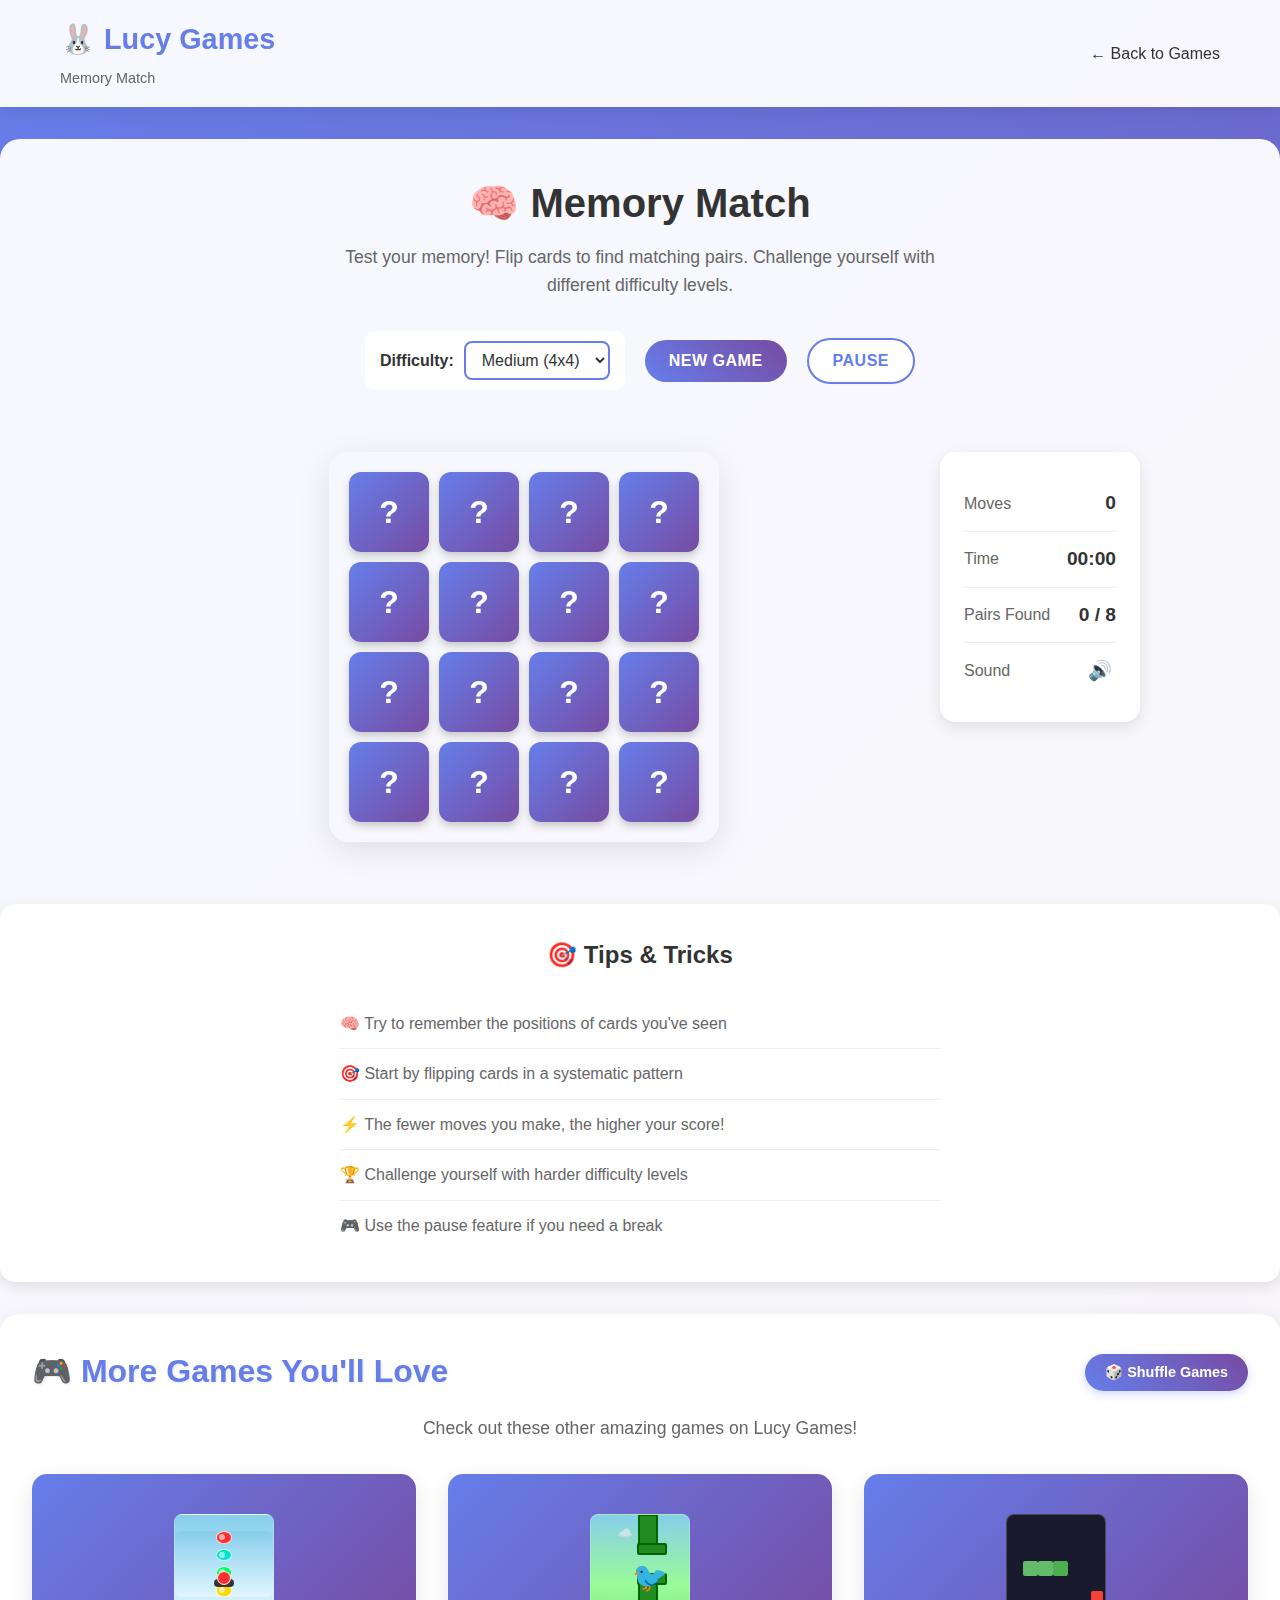
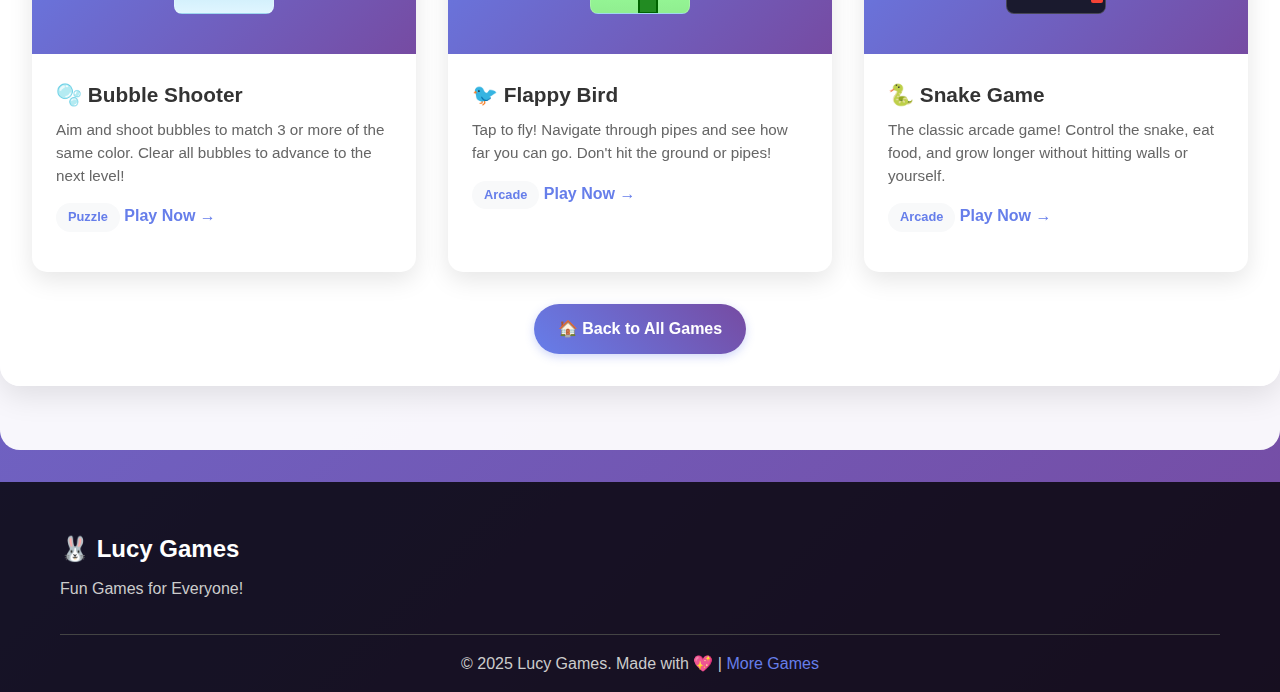
<file: web/gaming-website/games/memory-match/index.html>
<!DOCTYPE html>
<html lang="en">
<head>
    <meta charset="UTF-8">
    <meta name="viewport" content="width=device-width, initial-scale=1.0">
    <title>Memory Match - Lucy Games</title>
    <meta name="description" content="Test your memory with this fun matching game! Flip cards to find pairs and complete the puzzle.">
    <meta name="keywords" content="memory game, matching game, brain training, puzzle games, free games">
    <link rel="icon" type="image/x-icon" href="data:image/svg+xml,<svg xmlns='http://www.w3.org/2000/svg' viewBox='0 0 100 100'><text y='.9em' font-size='90'>🧠</text></svg>">
    
    <!-- Google AdSense - Replace with your publisher ID -->
    <script async src="https://pagead2.googlesyndication.com/pagead/js/adsbygoogle.js?client=ca-pub-7424214596861201"
            crossorigin="anonymous"></script>
    
    <!-- Google Analytics -->
    <script async src="https://www.googletagmanager.com/gtag/js?id=G-WX8E84Y7JV"></script>
    <script>
        window.dataLayer = window.dataLayer || [];
        function gtag(){dataLayer.push(arguments);}
        gtag('js', new Date());
        gtag('config', 'G-WX8E84Y7JV');
    </script>
    
    <link rel="stylesheet" href="style.css">
</head>
<body>
    <!-- Header -->
    <header class="header">
        <div class="container">
            <div class="logo">
                <a href="../../index.html" class="back-link">
                    <h1>🐰 Lucy Games</h1>
                </a>
                <span class="tagline">Memory Match</span>
            </div>
            <nav class="nav">
                <a href="../../index.html">← Back to Games</a>
            </nav>
        </div>
    </header>

    <!-- Game Container -->
    <main class="game-container">
        <div class="container">
            <!-- Game Info -->
            <div class="game-header">
                <h1>🧠 Memory Match</h1>
                <p>Test your memory! Flip cards to find matching pairs. Challenge yourself with different difficulty levels.</p>
            </div>

            <!-- Game Area -->
            <div class="game-area">
                <!-- Game Controls -->
                <div class="game-controls">
                    <div class="difficulty-selector">
                        <label for="difficulty">Difficulty:</label>
                        <select id="difficulty">
                            <option value="easy">Easy (4x3)</option>
                            <option value="medium" selected>Medium (4x4)</option>
                            <option value="hard">Hard (6x4)</option>
                        </select>
                    </div>
                    <button id="new-game-btn" class="game-button">New Game</button>
                    <button id="pause-btn" class="game-button secondary">Pause</button>
                </div>

                <!-- Game Board Container -->
                <div class="game-board-container">
                    <div id="game-board" class="game-board"></div>
                </div>

                <!-- Game Stats -->
                <div class="game-stats">
                    <div class="stat-item">
                        <span class="stat-label">Moves</span>
                        <span id="moves-count" class="stat-value">0</span>
                    </div>
                    <div class="stat-item">
                        <span class="stat-label">Time</span>
                        <span id="time-count" class="stat-value">00:00</span>
                    </div>
                    <div class="stat-item">
                        <span class="stat-label">Pairs Found</span>
                        <span id="pairs-found" class="stat-value"><span>0</span> / <span id="total-pairs">8</span></span>
                    </div>
                    <div class="stat-item">
                        <span class="stat-label">Sound</span>
                        <button id="soundToggle" class="sound-toggle">🔊</button>
                    </div>
                </div>
            </div>

            <!-- Ad Space -->
            </div>

            <!-- Game Tips -->
            <div class="game-tips">
                <h3>🎯 Tips & Tricks</h3>
                <ul>
                    <li>🧠 Try to remember the positions of cards you've seen</li>
                    <li>🎯 Start by flipping cards in a systematic pattern</li>
                    <li>⚡ The fewer moves you make, the higher your score!</li>
                    <li>🏆 Challenge yourself with harder difficulty levels</li>
                    <li>🎮 Use the pause feature if you need a break</li>
                </ul>
            </div>

            <!-- Recommended Games -->
            <div class="recommended-games">
                <div class="recommended-header">
                    <h3>🎮 More Games You'll Love</h3>
                    <button class="shuffle-button" onclick="shuffleRecommendedGames()">🎲 Shuffle Games</button>
                </div>
                <p>Check out these other amazing games on Lucy Games!</p>
                
                <div class="recommended-grid">
                    <!-- Games will be dynamically loaded here -->
                </div>

                <div class="back-to-home">
                    <a href="../../index.html" class="home-button">
                        🏠 Back to All Games
                    </a>
                </div>
            </div>
        </div>
    </main>

    <!-- Win Modal -->
    <div id="win-modal" class="modal hidden">
        <div class="modal-content">
            <h2>🎉 Congratulations!</h2>
            <p>You completed the memory match game!</p>
            <div class="win-stats">
                <div class="win-stat">
                    <strong>Time:</strong> <span id="final-time">00:00</span>
                </div>
                <div class="win-stat">
                    <strong>Moves:</strong> <span id="final-moves">0</span>
                </div>
                <div class="win-stat">
                    <strong>Score:</strong> <span id="final-score">0</span>
                </div>
            </div>
            <div class="modal-actions">
                <button id="play-again-btn" class="game-button">Play Again</button>
                <button id="back-to-games-btn" class="game-button secondary">Back to Games</button>
            </div>
        </div>
    </div>

    <!-- Pause Modal -->
    <div id="pause-modal" class="modal hidden">
        <div class="modal-content">
            <h2>⏸️ Game Paused</h2>
            <p>Take a break! Click resume when you're ready to continue.</p>
            <div class="modal-actions">
                <button id="resume-btn" class="game-button">Resume</button>
                <button id="quit-btn" class="game-button secondary">Quit Game</button>
            </div>
        </div>
    </div>

    <!-- Footer -->
    <footer class="footer">
        <div class="container">
            <div class="footer-content">
                <div class="footer-brand">
                    <h3>🐰 Lucy Games</h3>
                    <p>Fun Games for Everyone!</p>
                </div>
            </div>
            <div class="footer-bottom">
                <p>&copy; 2025 Lucy Games. Made with 💖 | <a href="../../index.html">More Games</a></p>
            </div>
        </div>
    </footer>

    <script src="script.js"></script>
    <script src="../recommended-games.js"></script>
    
    <!-- Initialize AdSense -->
    <script>
        (adsbygoogle = window.adsbygoogle || []).push({});
    </script>
</body>
</html>
</file>
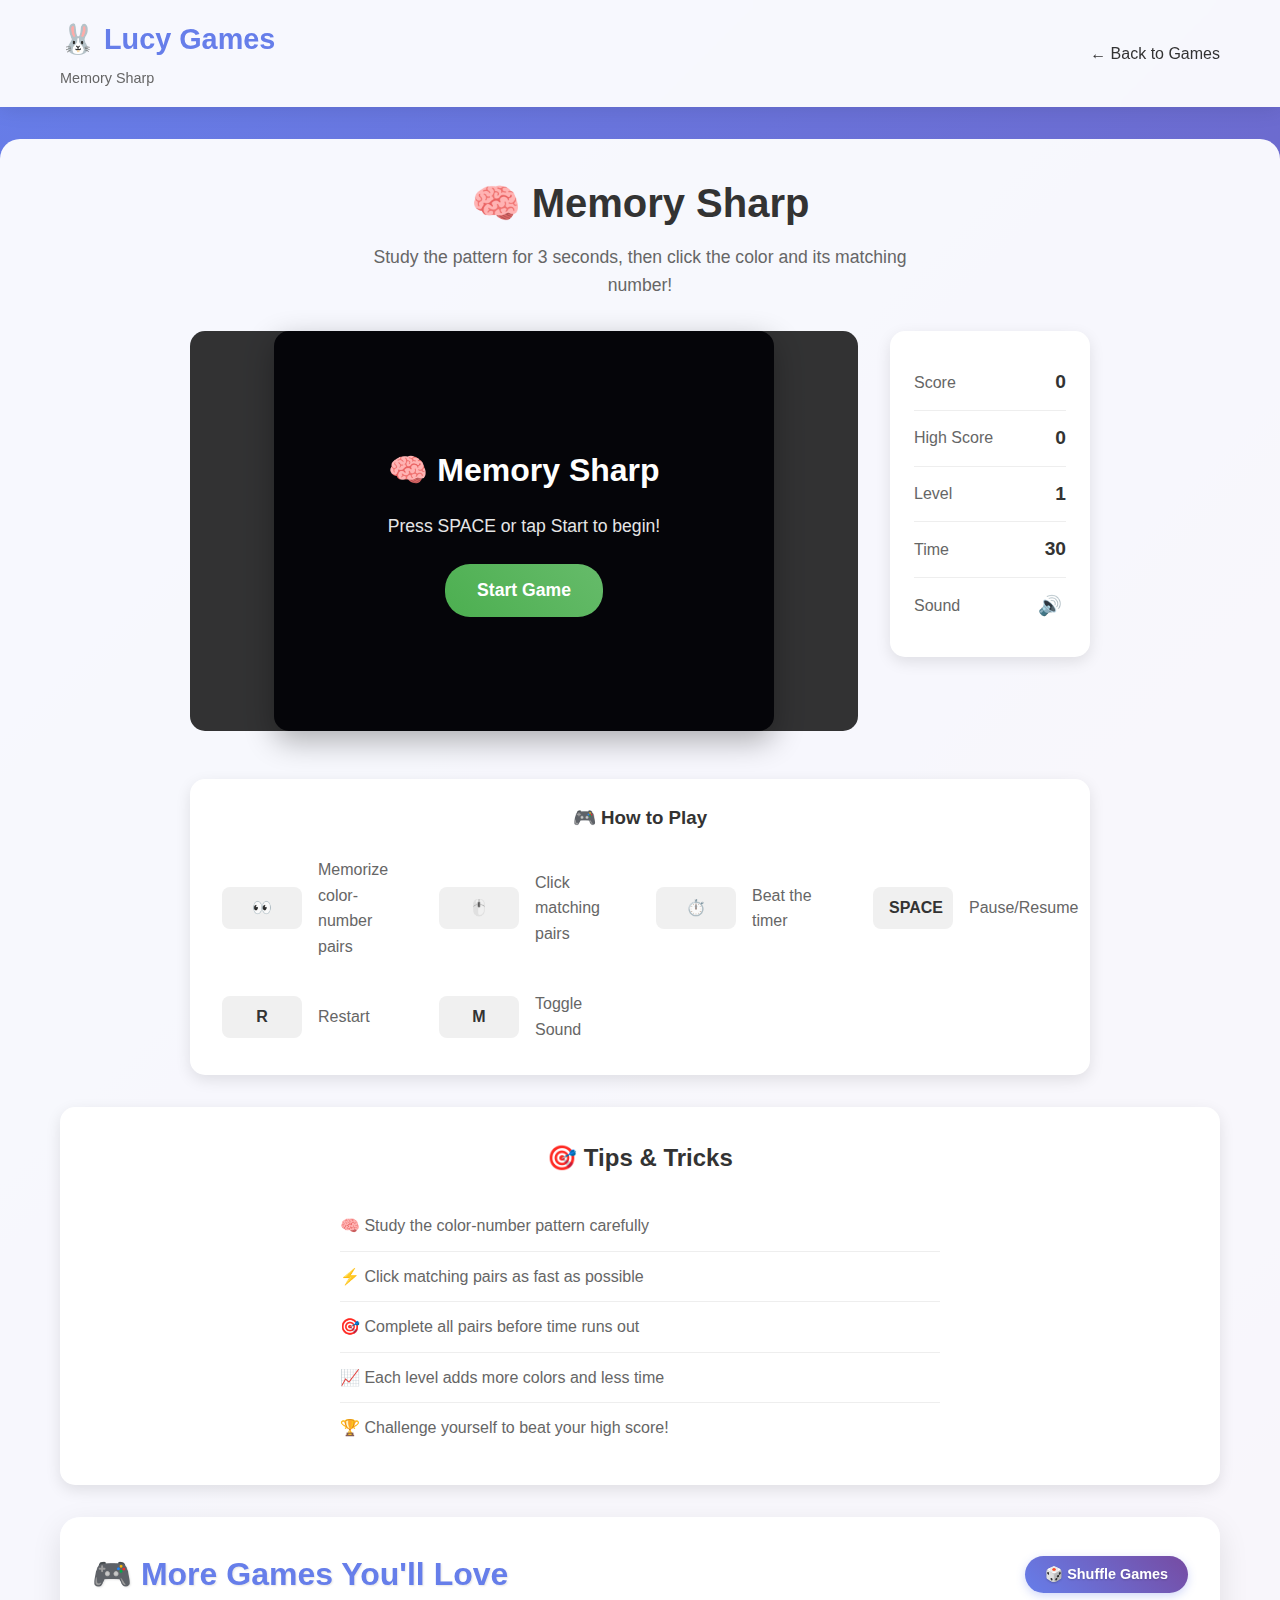
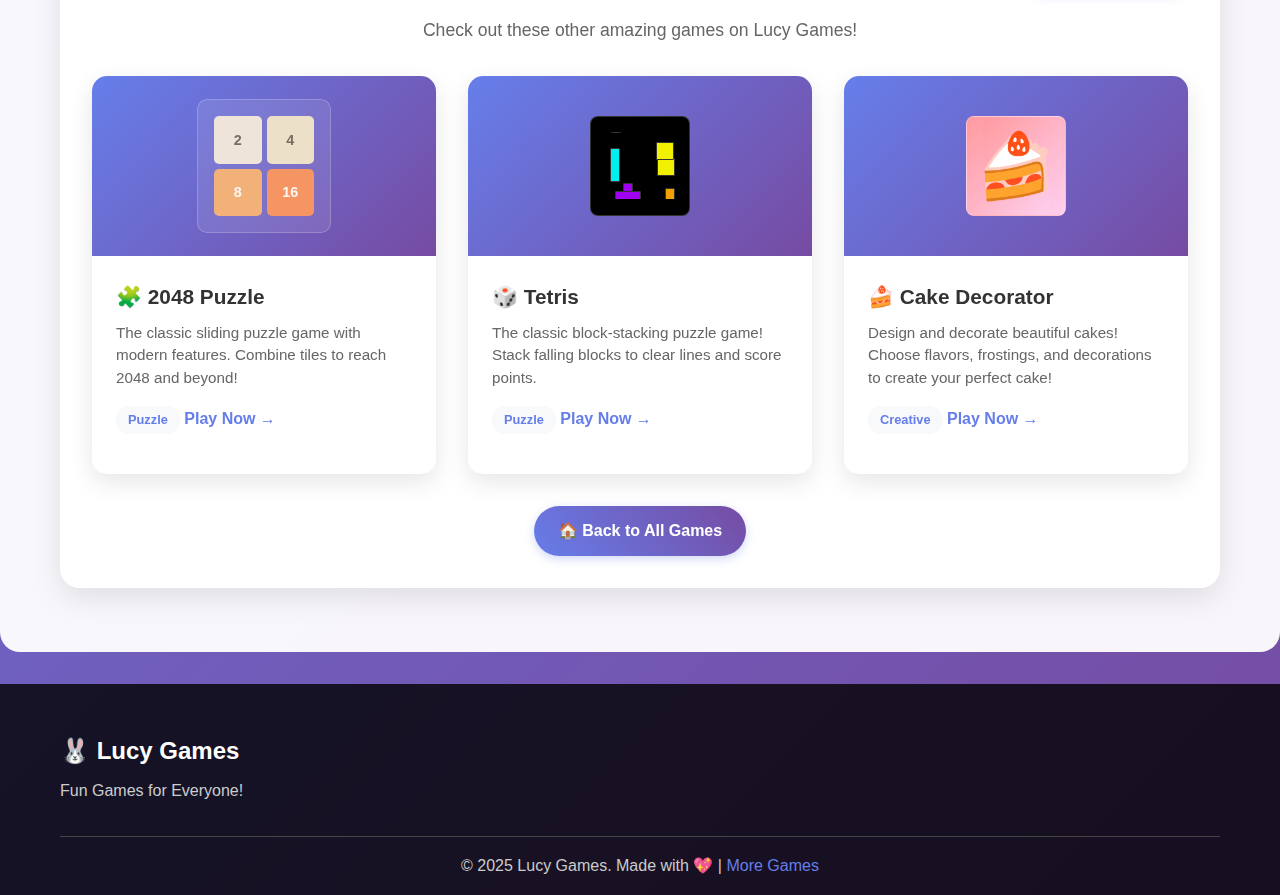
<file: web/gaming-website/games/Memory-Sharp/index.html>
<!DOCTYPE html>
<html lang="en">
<head>
    <meta charset="UTF-8">
    <meta name="viewport" content="width=device-width, initial-scale=1.0">
    <title>Memory Sharp - Lucy Games</title>
    <meta name="description" content="Sharpen your memory! Match colors with numbers in this brain training puzzle game!">
    <meta name="keywords" content="memory sharp, memory game, brain training, puzzle game, free games">
    <link rel="icon" type="image/x-icon" href="data:image/svg+xml,<svg xmlns='http://www.w3.org/2000/svg' viewBox='0 0 100 100'><text y='.9em' font-size='90'>🧠</text></svg>">

    <!-- Google AdSense - Replace with your publisher ID -->
    <script async src="https://pagead2.googlesyndication.com/pagead/js/adsbygoogle.js?client=ca-pub-7424214596861201"
            crossorigin="anonymous"></script>

    <!-- Google Analytics -->
    <script async src="https://www.googletagmanager.com/gtag/js?id=G-WX8E84Y7JV"></script>
    <script>
        window.dataLayer = window.dataLayer || [];
        function gtag(){dataLayer.push(arguments);}
        gtag('js', new Date());
        gtag('config', 'G-WX8E84Y7JV');
    </script>

    <link rel="stylesheet" href="style.css">
</head>
<body>
    <!-- Header -->
    <header class="header">
        <div class="container">
            <div class="logo">
                <a href="../../index.html" class="back-link">
                    <h1>🐰 Lucy Games</h1>
                </a>
                <span class="tagline">Memory Sharp</span>
            </div>
            <nav class="nav">
                <a href="../../index.html">← Back to Games</a>
            </nav>
        </div>
    </header>

    <!-- Game Container -->
    <main class="game-container">
        <div class="container">
            <!-- Game Info -->
            <div class="game-header">
                <h1>🧠 Memory Sharp</h1>
                <p>Study the pattern for 3 seconds, then click the color and its matching number!</p>
            </div>

            <!-- Game Area -->
            <div class="game-area">
                <div class="game-board-container">
                    <div id="gameBoard" class="game-board">
                        <div class="color-grid" id="colorGrid">
                            <!-- Color tiles will be generated here -->
                        </div>
                        <div class="number-grid" id="numberGrid">
                            <!-- Number tiles will be generated here -->
                        </div>
                    </div>
                    
                    <!-- Game Overlay -->
                    <div id="gameOverlay" class="game-overlay">
                        <div class="overlay-content">
                            <h2 id="overlayTitle">🧠 Memory Sharp</h2>
                            <p id="overlayMessage">Press SPACE or tap to start!</p>
                            <button id="startButton" class="game-button">Start Game</button>
                        </div>
                    </div>
                </div>

                <!-- Game Stats -->
                <div class="game-stats">
                    <div class="stat-item">
                        <span class="stat-label">Score</span>
                        <span id="score" class="stat-value">0</span>
                    </div>
                    <div class="stat-item">
                        <span class="stat-label">High Score</span>
                        <span id="highScore" class="stat-value">0</span>
                    </div>
                    <div class="stat-item">
                        <span class="stat-label">Level</span>
                        <span id="level" class="stat-value">1</span>
                    </div>
                    <div class="stat-item">
                        <span class="stat-label">Time</span>
                        <span id="timer" class="stat-value">30</span>
                    </div>
                    <div class="stat-item">
                        <span class="stat-label">Sound</span>
                        <button id="soundToggle" class="sound-toggle">🔊</button>
                    </div>
                </div>

                <!-- Controls -->
                <div class="controls">
                    <h3>🎮 How to Play</h3>
                    <div class="control-grid">
                        <div class="control-item">
                            <span class="control-key">👀</span>
                            <span class="control-desc">Memorize color-number pairs</span>
                        </div>
                        <div class="control-item">
                            <span class="control-key">🖱️</span>
                            <span class="control-desc">Click matching pairs</span>
                        </div>
                        <div class="control-item">
                            <span class="control-key">⏱️</span>
                            <span class="control-desc">Beat the timer</span>
                        </div>
                        <div class="control-item">
                            <span class="control-key">SPACE</span>
                            <span class="control-desc">Pause/Resume</span>
                        </div>
                        <div class="control-item">
                            <span class="control-key">R</span>
                            <span class="control-desc">Restart</span>
                        </div>
                        <div class="control-item">
                            <span class="control-key">M</span>
                            <span class="control-desc">Toggle Sound</span>
                        </div>
                    </div>
                </div>
            </div>

            <!-- Game Tips -->
            <div class="game-tips">
                <h3>🎯 Tips & Tricks</h3>
                <ul>
                    <li>🧠 Study the color-number pattern carefully</li>
                    <li>⚡ Click matching pairs as fast as possible</li>
                    <li>🎯 Complete all pairs before time runs out</li>
                    <li>📈 Each level adds more colors and less time</li>
                    <li>🏆 Challenge yourself to beat your high score!</li>
                </ul>
            </div>

            <!-- Recommended Games -->
            <div class="recommended-games">
                <div class="recommended-header">
                    <h3>🎮 More Games You'll Love</h3>
                    <button class="shuffle-button" onclick="shuffleRecommendedGames()">🎲 Shuffle Games</button>
                </div>
                <p>Check out these other amazing games on Lucy Games!</p>
                
                <div class="recommended-grid">
                    <!-- Games will be dynamically loaded here -->
                </div>

                <div class="back-to-home">
                    <a href="../../index.html" class="home-button">
                        🏠 Back to All Games
                    </a>
                </div>
            </div>
        </div>
    </main>

    <!-- Footer -->
    <footer class="footer">
        <div class="container">
            <div class="footer-content">
                <div class="footer-brand">
                    <h3>🐰 Lucy Games</h3>
                    <p>Fun Games for Everyone!</p>
                </div>
            </div>
            <div class="footer-bottom">
                <p>&copy; 2025 Lucy Games. Made with 💖 | <a href="../../index.html">More Games</a></p>
            </div>
        </div>
    </footer>

    <script src="script.js"></script>
    <script src="../recommended-games.js"></script>
</body>
</html>
</file>
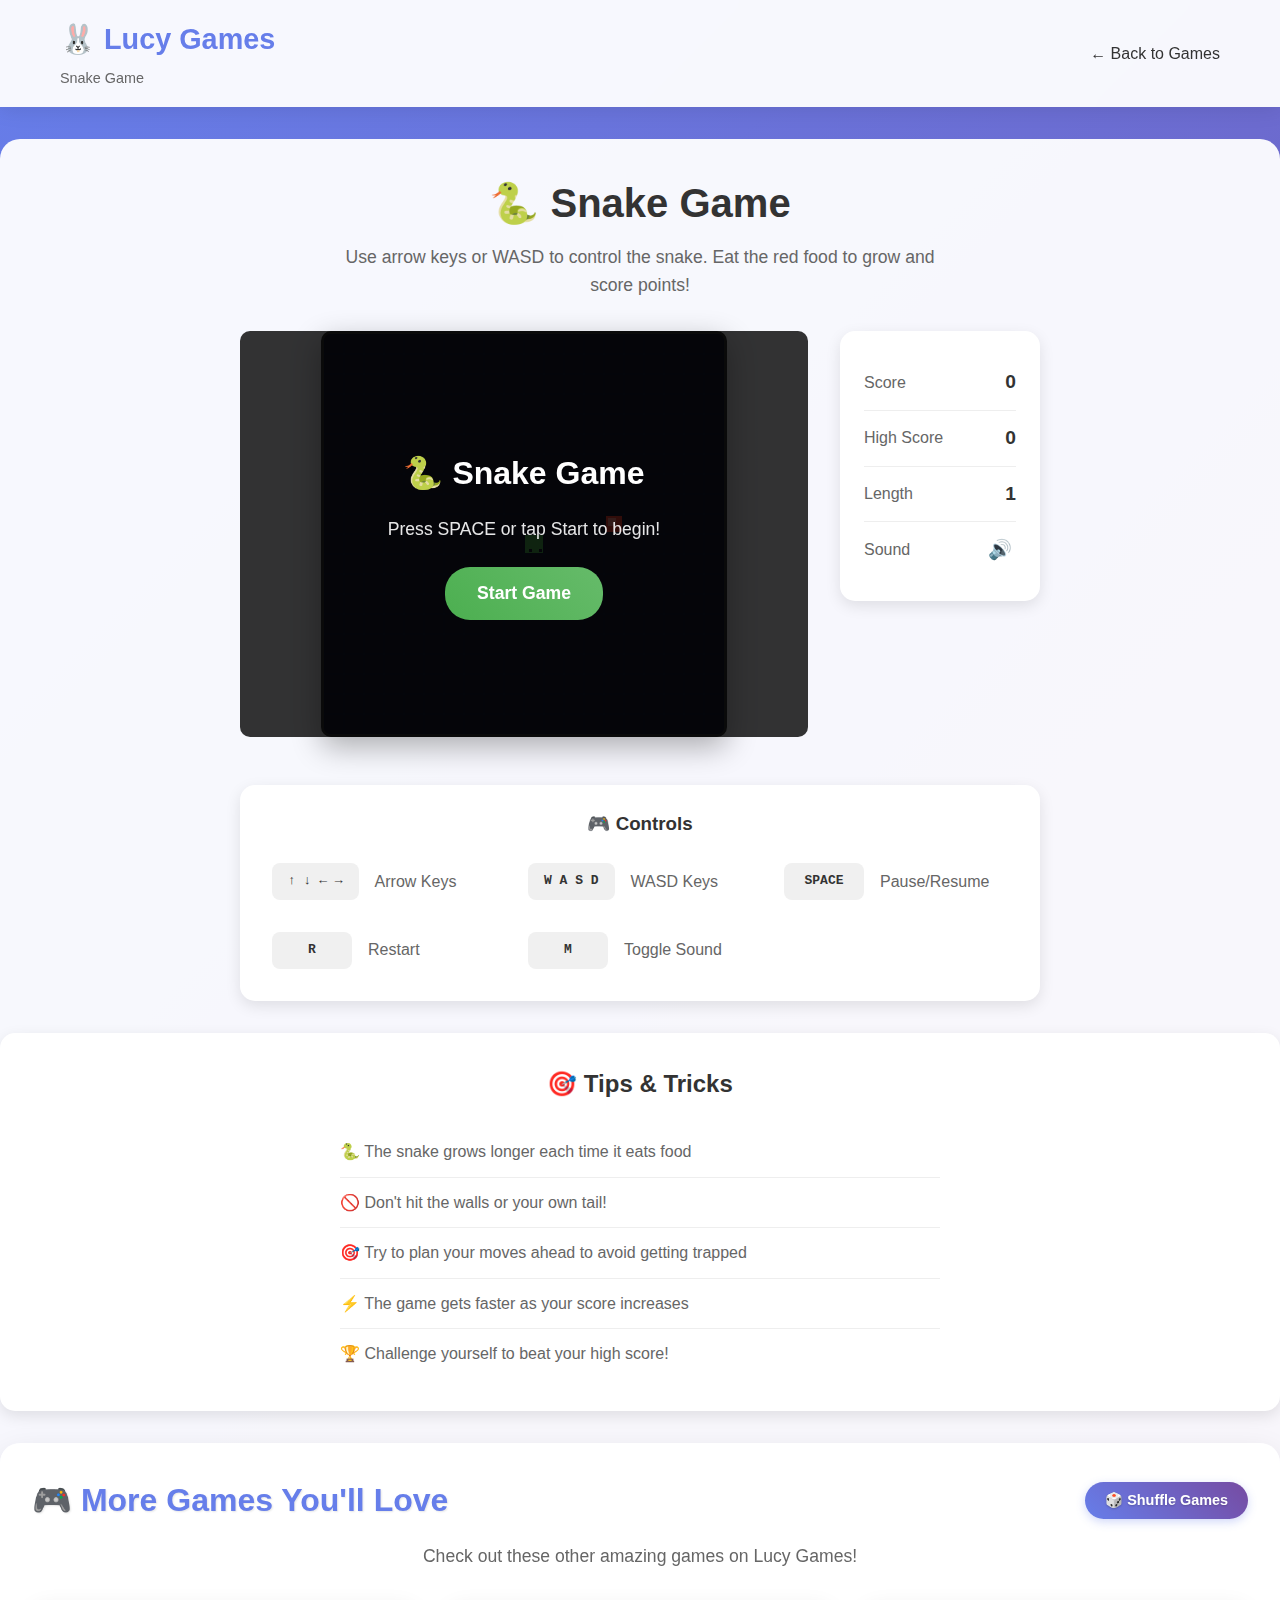
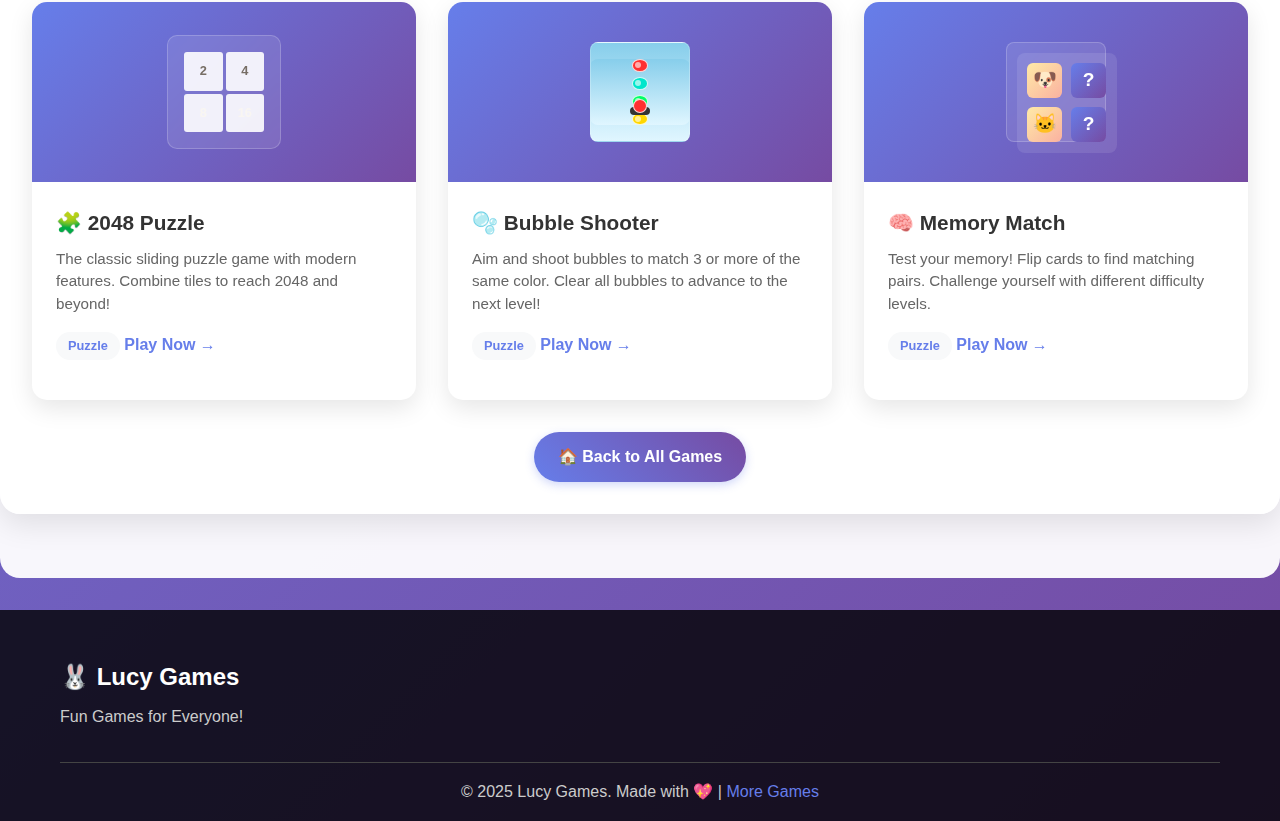
<file: web/gaming-website/games/snake/index.html>
<!DOCTYPE html>
<html lang="en">
<head>
    <meta charset="UTF-8">
    <meta name="viewport" content="width=device-width, initial-scale=1.0">
    <title>Snake Game - Lucy Games</title>
    <meta name="description" content="Play the classic Snake game! Control the snake, eat food, and grow longer. How high can you score?">
    <meta name="keywords" content="snake game, classic games, arcade games, retro games, free games">
    <link rel="icon" type="image/x-icon" href="data:image/svg+xml,<svg xmlns='http://www.w3.org/2000/svg' viewBox='0 0 100 100'><text y='.9em' font-size='90'>🐍</text></svg>">
    
    <!-- Google AdSense - Replace with your publisher ID -->
    <script async src="https://pagead2.googlesyndication.com/pagead/js/adsbygoogle.js?client=ca-pub-7424214596861201"
            crossorigin="anonymous"></script>
    
    <!-- Google Analytics -->
    <script async src="https://www.googletagmanager.com/gtag/js?id=G-WX8E84Y7JV"></script>
    <script>
        window.dataLayer = window.dataLayer || [];
        function gtag(){dataLayer.push(arguments);}
        gtag('js', new Date());
        gtag('config', 'G-WX8E84Y7JV');
    </script>
    
    <link rel="stylesheet" href="style.css">
</head>
<body>
    <!-- Header -->
    <header class="header">
        <div class="container">
            <div class="logo">
                <a href="../../index.html" class="back-link">
                    <h1>🐰 Lucy Games</h1>
                </a>
                <span class="tagline">Snake Game</span>
            </div>
            <nav class="nav">
                <a href="../../index.html">← Back to Games</a>
            </nav>
        </div>
    </header>

    <!-- Game Container -->
    <main class="game-container">
        <div class="container">
            <!-- Game Info -->
            <div class="game-header">
                <h1>🐍 Snake Game</h1>
                <p>Use arrow keys or WASD to control the snake. Eat the red food to grow and score points!</p>
            </div>

            <!-- Game Area -->
            <div class="game-area">
                <div class="game-board-container">
                    <canvas id="gameCanvas" width="400" height="400"></canvas>
                    
                    <!-- Game Overlay -->
                    <div id="gameOverlay" class="game-overlay">
                        <div class="overlay-content">
                            <h2 id="overlayTitle">🐍 Snake Game</h2>
                            <p id="overlayMessage">Press SPACE or tap to start!</p>
                            <button id="startButton" class="game-button">Start Game</button>
                        </div>
                    </div>
                </div>

                <!-- Game Stats -->
                <div class="game-stats">
                    <div class="stat-item">
                        <span class="stat-label">Score</span>
                        <span id="score" class="stat-value">0</span>
                    </div>
                    <div class="stat-item">
                        <span class="stat-label">High Score</span>
                        <span id="highScore" class="stat-value">0</span>
                    </div>
                    <div class="stat-item">
                        <span class="stat-label">Length</span>
                        <span id="length" class="stat-value">1</span>
                    </div>
                    <div class="stat-item">
                        <span class="stat-label">Sound</span>
                        <button id="soundToggle" class="sound-toggle">🔊</button>
                    </div>
                </div>

                <!-- Controls -->
                <div class="controls">
                    <h3>🎮 Controls</h3>
                    <div class="control-grid">
                        <div class="control-item">
                            <span class="control-key">↑ ↓ ← →</span>
                            <span class="control-desc">Arrow Keys</span>
                        </div>
                        <div class="control-item">
                            <span class="control-key">W A S D</span>
                            <span class="control-desc">WASD Keys</span>
                        </div>
                        <div class="control-item">
                            <span class="control-key">SPACE</span>
                            <span class="control-desc">Pause/Resume</span>
                        </div>
                        <div class="control-item">
                            <span class="control-key">R</span>
                            <span class="control-desc">Restart</span>
                        </div>
                        <div class="control-item">
                            <span class="control-key">M</span>
                            <span class="control-desc">Toggle Sound</span>
                        </div>
                    </div>
                </div>

                <!-- Mobile Controls -->
                <div class="mobile-controls" id="mobileControls">
                    <div class="mobile-control-pad">
                        <button class="mobile-btn" id="upBtn">↑</button>
                        <div class="mobile-row">
                            <button class="mobile-btn" id="leftBtn">←</button>
                            <button class="mobile-btn" id="pauseBtn">⏸</button>
                            <button class="mobile-btn" id="rightBtn">→</button>
                        </div>
                        <button class="mobile-btn" id="downBtn">↓</button>
                    </div>
                </div>
            </div>

            <!-- Ad Space -->
            </div>

            <!-- Game Tips -->
            <div class="game-tips">
                <h3>🎯 Tips & Tricks</h3>
                <ul>
                    <li>🐍 The snake grows longer each time it eats food</li>
                    <li>🚫 Don't hit the walls or your own tail!</li>
                    <li>🎯 Try to plan your moves ahead to avoid getting trapped</li>
                    <li>⚡ The game gets faster as your score increases</li>
                    <li>🏆 Challenge yourself to beat your high score!</li>
                </ul>
            </div>

            <!-- Recommended Games -->
            <div class="recommended-games">
                <div class="recommended-header">
                    <h3>🎮 More Games You'll Love</h3>
                    <button class="shuffle-button" onclick="shuffleRecommendedGames()">🎲 Shuffle Games</button>
                </div>
                <p>Check out these other amazing games on Lucy Games!</p>
                
                <div class="recommended-grid">
                    <!-- Games will be dynamically loaded here -->
                </div>

                <div class="back-to-home">
                    <a href="../../index.html" class="home-button">
                        🏠 Back to All Games
                    </a>
                </div>
            </div>
        </div>
    </main>

    <!-- Footer -->
    <footer class="footer">
        <div class="container">
            <div class="footer-content">
                <div class="footer-brand">
                    <h3>🐰 Lucy Games</h3>
                    <p>Fun Games for Everyone!</p>
                </div>
            </div>
            <div class="footer-bottom">
                <p>&copy; 2025 Lucy Games. Made with 💖 | <a href="../../index.html">More Games</a></p>
            </div>
        </div>
    </footer>

    <script src="script.js"></script>
    <script src="../recommended-games.js"></script>
    
    <!-- Initialize AdSense -->
    <script>
        (adsbygoogle = window.adsbygoogle || []).push({});
    </script>
</body>
</html>
</file>
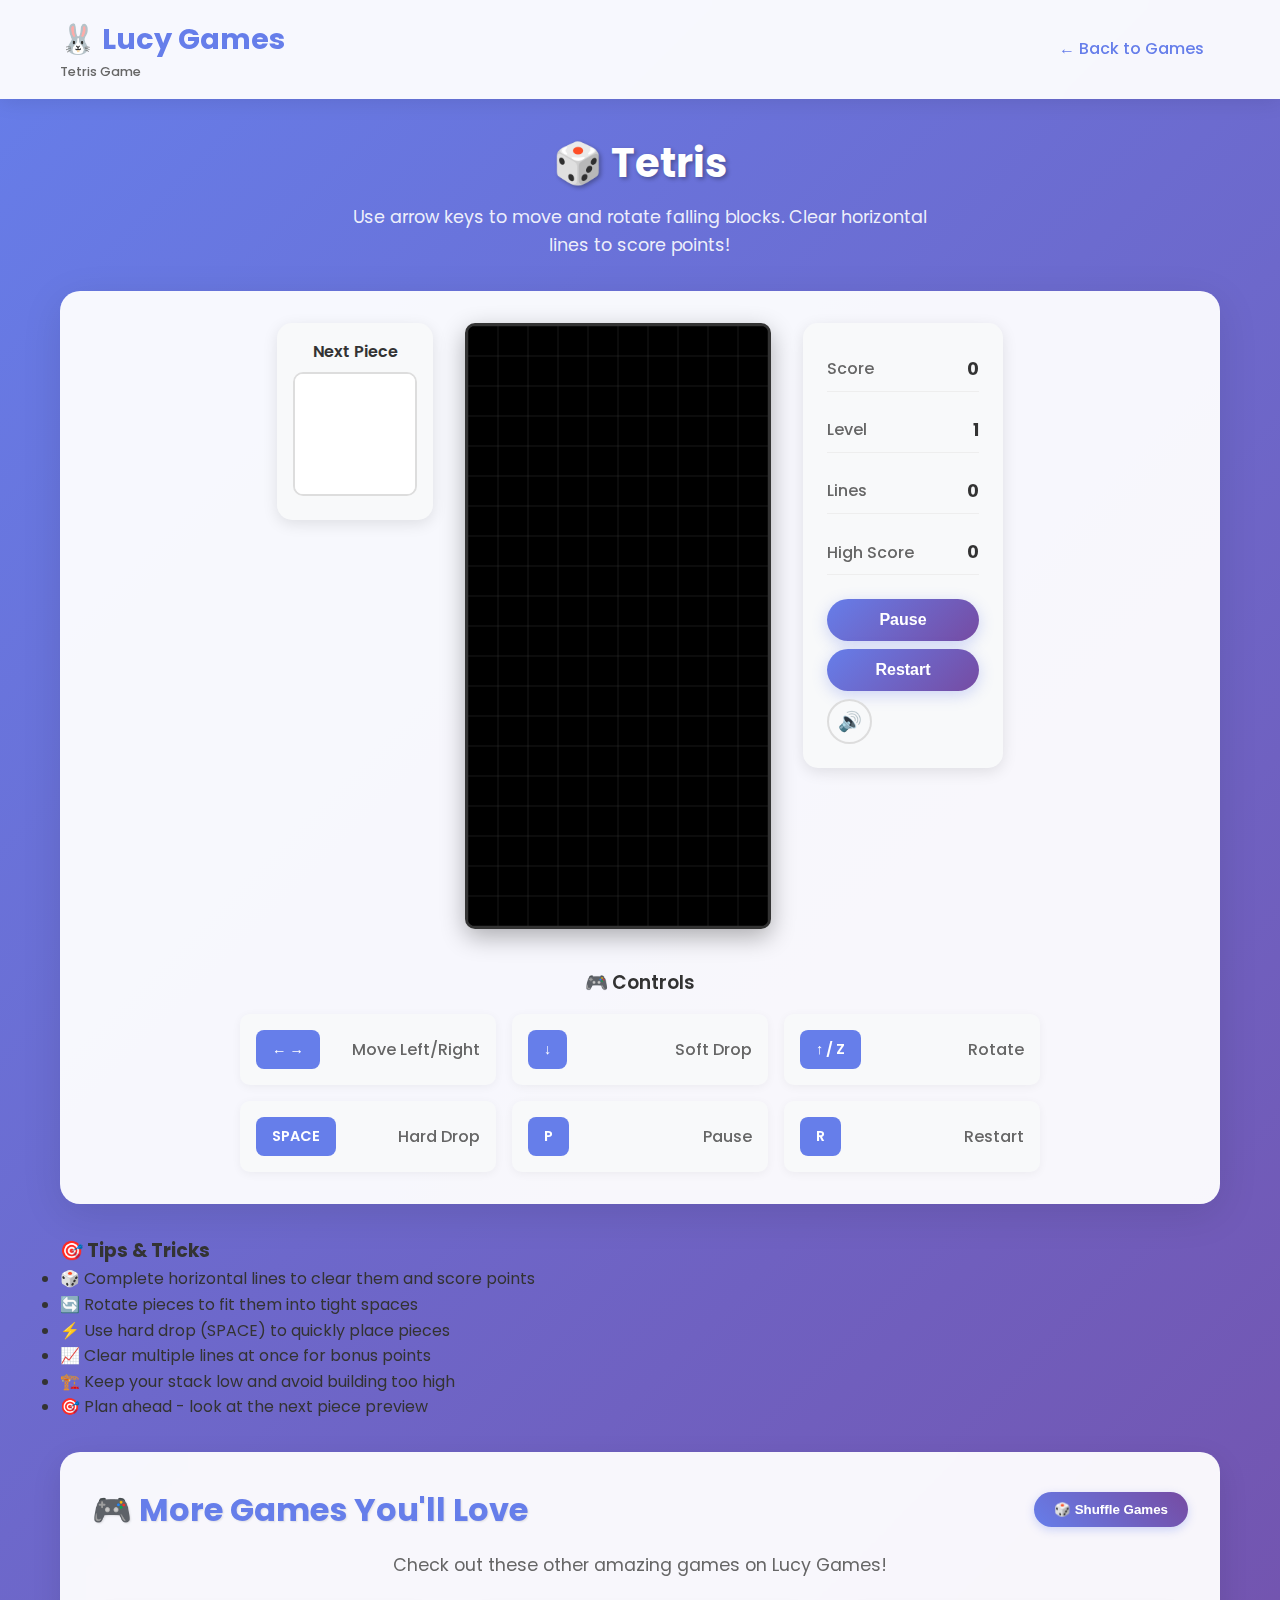
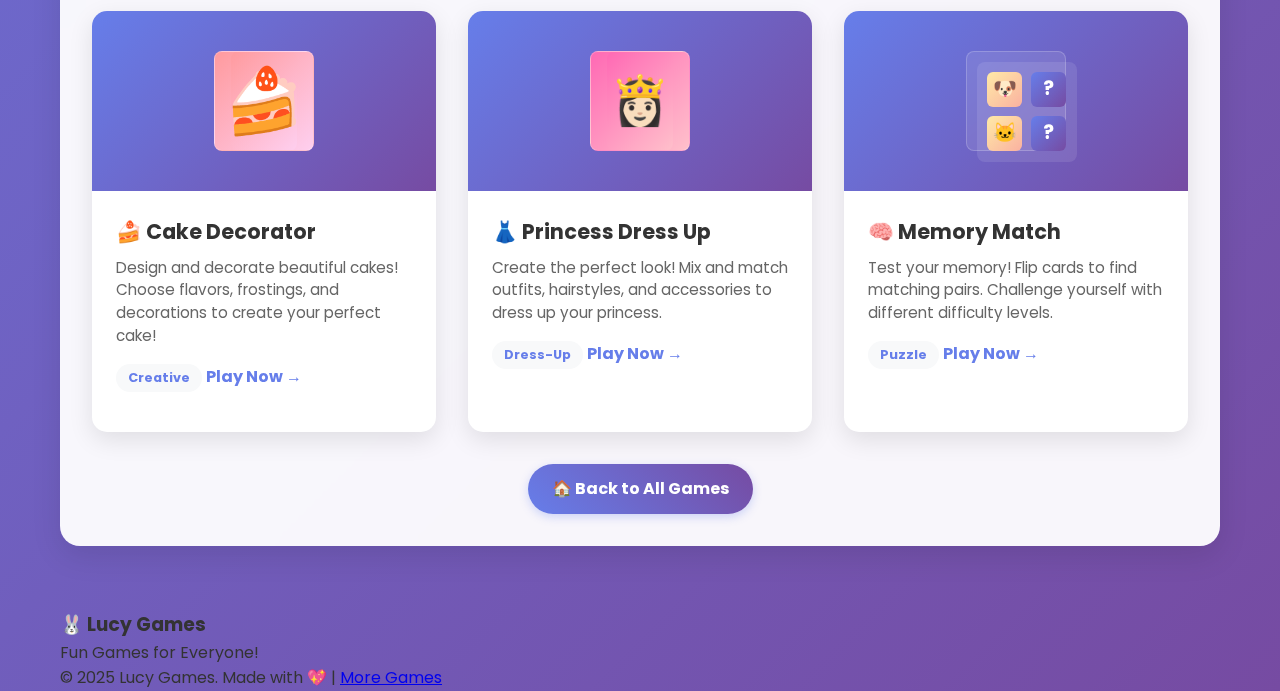
<file: web/gaming-website/games/tetris/index.html>
<!DOCTYPE html>
<html lang="en">
<head>
    <meta charset="UTF-8">
    <meta name="viewport" content="width=device-width, initial-scale=1.0">
    <title>Tetris Game - Lucy Games</title>
    <meta name="description" content="Play the classic Tetris game! Stack falling blocks to clear lines and score points. How high can you go?">
    <meta name="keywords" content="tetris game, puzzle games, block games, classic games, free games">
    <link rel="icon" type="image/x-icon" href="data:image/svg+xml,<svg xmlns='http://www.w3.org/2000/svg' viewBox='0 0 100 100'><text y='.9em' font-size='90'>🎲</text></svg>">
    
    <!-- Google AdSense - Replace with your publisher ID -->
    <script async src="https://pagead2.googlesyndication.com/pagead/js/adsbygoogle.js?client=ca-pub-XXXXXXXXXXXXXXXXX"
            crossorigin="anonymous"></script>
    
    <link rel="stylesheet" href="style.css">
</head>
<body>
    <!-- Header -->
    <header class="header">
        <div class="container">
            <div class="logo">
                <a href="../../index.html" class="back-link">
                    <h1>🐰 Lucy Games</h1>
                </a>
                <span class="tagline">Tetris Game</span>
            </div>
            <nav class="nav">
                <a href="../../index.html">← Back to Games</a>
            </nav>
        </div>
    </header>

    <!-- Game Container -->
    <main class="game-container">
        <div class="container">
            <!-- Game Info -->
            <div class="game-header">
                <h1>🎲 Tetris</h1>
                <p>Use arrow keys to move and rotate falling blocks. Clear horizontal lines to score points!</p>
            </div>

            <!-- Game Area -->
            <div class="game-area">
                <div class="game-board-container">
                    <div class="tetris-container">
                        <!-- Next Piece Preview -->
                        <div class="next-piece-container">
                            <h3>Next Piece</h3>
                            <canvas id="nextCanvas" width="120" height="120"></canvas>
                        </div>

                        <!-- Main Game Board -->
                        <div class="main-game">
                            <canvas id="gameCanvas" width="300" height="600"></canvas>
                            
                            <!-- Game Overlay -->
                            <div id="gameOverlay" class="game-overlay">
                                <div class="overlay-content">
                                    <h2 id="overlayTitle">🎲 Tetris</h2>
                                    <p id="overlayMessage">Press SPACE or tap to start!</p>
                                    <button id="startButton" class="game-button">Start Game</button>
                                </div>
                            </div>
                        </div>

                        <!-- Game Stats -->
                        <div class="game-stats">
                            <div class="stat-item">
                                <span class="stat-label">Score</span>
                                <span id="score" class="stat-value">0</span>
                            </div>
                            <div class="stat-item">
                                <span class="stat-label">Level</span>
                                <span id="level" class="stat-value">1</span>
                            </div>
                            <div class="stat-item">
                                <span class="stat-label">Lines</span>
                                <span id="lines" class="stat-value">0</span>
                            </div>
                            <div class="stat-item">
                                <span class="stat-label">High Score</span>
                                <span id="highScore" class="stat-value">0</span>
                            </div>
                            <div class="game-actions">
                                <button class="game-button" id="pauseButton">Pause</button>
                                <button class="game-button" id="restartButton">Restart</button>
                                <button class="sound-toggle" id="soundToggle" title="Toggle Sound">🔊</button>
                            </div>
                        </div>
                    </div>
                </div>

                <!-- Controls -->
                <div class="controls">
                    <h3>🎮 Controls</h3>
                    <div class="control-grid">
                        <div class="control-item">
                            <span class="control-key">← →</span>
                            <span class="control-desc">Move Left/Right</span>
                        </div>
                        <div class="control-item">
                            <span class="control-key">↓</span>
                            <span class="control-desc">Soft Drop</span>
                        </div>
                        <div class="control-item">
                            <span class="control-key">↑ / Z</span>
                            <span class="control-desc">Rotate</span>
                        </div>
                        <div class="control-item">
                            <span class="control-key">SPACE</span>
                            <span class="control-desc">Hard Drop</span>
                        </div>
                        <div class="control-item">
                            <span class="control-key">P</span>
                            <span class="control-desc">Pause</span>
                        </div>
                        <div class="control-item">
                            <span class="control-key">R</span>
                            <span class="control-desc">Restart</span>
                        </div>
                    </div>
                </div>

                <!-- Mobile Controls -->
                <div class="mobile-controls" id="mobileControls">
                    <div class="mobile-control-pad">
                        <div class="mobile-row">
                            <button class="mobile-btn" id="rotateBtn">🔄</button>
                            <button class="mobile-btn" id="hardDropBtn">⬇</button>
                        </div>
                        <div class="mobile-row">
                            <button class="mobile-btn" id="leftBtn">←</button>
                            <button class="mobile-btn" id="downBtn">↓</button>
                            <button class="mobile-btn" id="rightBtn">→</button>
                        </div>
                        <div class="mobile-row">
                            <button class="mobile-btn" id="pauseMobileBtn">⏸</button>
                            <button class="mobile-btn" id="restartMobileBtn">🔄</button>
                        </div>
                    </div>
                </div>
            </div>

            <!-- Ad Space -->
            <div class="ad-container">
                <div class="ad-placeholder">
                    <!-- AdSense ad unit will go here -->
                </div>
            </div>

            <!-- Game Tips -->
            <div class="game-tips">
                <h3>🎯 Tips & Tricks</h3>
                <ul>
                    <li>🎲 Complete horizontal lines to clear them and score points</li>
                    <li>🔄 Rotate pieces to fit them into tight spaces</li>
                    <li>⚡ Use hard drop (SPACE) to quickly place pieces</li>
                    <li>📈 Clear multiple lines at once for bonus points</li>
                    <li>🏗️ Keep your stack low and avoid building too high</li>
                    <li>🎯 Plan ahead - look at the next piece preview</li>
                </ul>
            </div>

            <!-- Recommended Games -->
            <div class="recommended-games">
                <div class="recommended-header">
                    <h3>🎮 More Games You'll Love</h3>
                    <button class="shuffle-button" onclick="shuffleRecommendedGames()">🎲 Shuffle Games</button>
                </div>
                <p>Check out these other amazing games on Lucy Games!</p>
                
                <div class="recommended-grid">
                    <!-- Games will be dynamically loaded here -->
                </div>

                <div class="back-to-home">
                    <a href="../../index.html" class="home-button">
                        🏠 Back to All Games
                    </a>
                </div>
            </div>
        </div>
    </main>

    <!-- Footer -->
    <footer class="footer">
        <div class="container">
            <div class="footer-content">
                <div class="footer-brand">
                    <h3>🐰 Lucy Games</h3>
                    <p>Fun Games for Everyone!</p>
                </div>
            </div>
            <div class="footer-bottom">
                <p>&copy; 2025 Lucy Games. Made with 💖 | <a href="../../index.html">More Games</a></p>
            </div>
        </div>
    </footer>

    <script src="script.js"></script>
    <script src="../recommended-games.js"></script>
    
    <!-- Initialize AdSense -->
    <script>
        (adsbygoogle = window.adsbygoogle || []).push({});
    </script>
</body>
</html>
</file>
<file: web/gaming-website/games/dressing/style.css>
/* Import Google Fonts */
@import url('https://fonts.googleapis.com/css2?family=Fredoka+One:wght@400&family=Nunito:wght@300;400;600;700;800&display=swap');

/* CSS Variables */
:root {
    --primary-color: #ff69b4;
    --secondary-color: #ffc0cb;
    --accent-color: #ff1493;
    --background-color: #fff0f5;
    --text-color: #333;
    --light-text: #666;
    --border-color: #e0e0e0;
    --success-color: #4caf50;
    --warning-color: #ff9800;
    --error-color: #f44336;
    --shadow: 0 8px 25px rgba(255, 105, 180, 0.15);
    --shadow-hover: 0 15px 35px rgba(255, 105, 180, 0.25);
    --shadow-glow: 0 0 20px rgba(255, 105, 180, 0.3);
    --border-radius: 20px;
    --transition: all 0.4s cubic-bezier(0.4, 0, 0.2, 1);
}

/* Reset and Base Styles */
* {
    margin: 0;
    padding: 0;
    box-sizing: border-box;
}

body {
    font-family: 'Nunito', sans-serif;
    background: linear-gradient(135deg, #ffeef8 0%, #f0e6ff 50%, #e6f3ff 100%);
    background-attachment: fixed;
    color: var(--text-color);
    line-height: 1.6;
    min-height: 100vh;
    position: relative;
    overflow-x: hidden;
}

body::before {
    content: '';
    position: fixed;
    top: 0;
    left: 0;
    width: 100%;
    height: 100%;
    background: radial-gradient(circle at 20% 80%, rgba(255, 182, 193, 0.1) 0%, transparent 50%),
                radial-gradient(circle at 80% 20%, rgba(221, 160, 221, 0.1) 0%, transparent 50%),
                radial-gradient(circle at 40% 40%, rgba(255, 240, 245, 0.1) 0%, transparent 50%);
    pointer-events: none;
    z-index: -1;
}

.container {
    max-width: 1200px;
    margin: 0 auto;
    padding: 0 20px;
}

/* Header Styles */
.header {
    background: linear-gradient(135deg, var(--primary-color) 0%, var(--accent-color) 100%);
    color: white;
    padding: 1rem 0;
    box-shadow: var(--shadow);
    position: sticky;
    top: 0;
    z-index: 100;
}

.header .container {
    display: flex;
    justify-content: space-between;
    align-items: center;
}

.logo h1 {
    font-family: 'Fredoka One', cursive;
    font-size: 1.8rem;
    margin: 0;
}

.back-link {
    color: white;
    text-decoration: none;
    transition: var(--transition);
}

.back-link:hover {
    transform: scale(1.05);
}

.tagline {
    font-size: 0.9rem;
    opacity: 0.9;
    display: block;
    margin-top: 2px;
}

.nav a {
    color: white;
    text-decoration: none;
    padding: 8px 16px;
    border-radius: var(--border-radius);
    transition: var(--transition);
    font-weight: 600;
}

.nav a:hover {
    background: rgba(255, 255, 255, 0.2);
    transform: translateY(-2px);
}

/* Game Container */
.game-container {
    padding: 2rem 0;
    min-height: calc(100vh - 200px);
}

.game-header {
    text-align: center;
    margin-bottom: 2rem;
}

.game-header h1 {
    font-family: 'Fredoka One', cursive;
    font-size: 2.5rem;
    color: var(--primary-color);
    margin-bottom: 0.5rem;
    text-shadow: 2px 2px 4px rgba(0, 0, 0, 0.1);
}

.game-header p {
    font-size: 1.1rem;
    color: var(--light-text);
    max-width: 600px;
    margin: 0 auto;
}

/* Game Area */
.game-area {
    display: grid;
    grid-template-columns: 1fr 320px;
    gap: 2.5rem;
    margin-bottom: 2rem;
}

.game-board-container {
    background: 
        linear-gradient(135deg, rgba(255, 255, 255, 0.95) 0%, rgba(255, 240, 245, 0.9) 100%),
        radial-gradient(circle at 20% 20%, rgba(255, 182, 193, 0.1) 0%, transparent 50%);
    border-radius: var(--border-radius);
    padding: 2rem;
    box-shadow: 
        var(--shadow),
        inset 0 1px 0 rgba(255, 255, 255, 0.8),
        0 0 0 1px rgba(255, 192, 203, 0.3);
    border: none;
    backdrop-filter: blur(10px);
    position: relative;
    overflow: hidden;
}

.game-board-container::before {
    content: '';
    position: absolute;
    top: 0;
    left: 0;
    right: 0;
    bottom: 0;
    background: 
        radial-gradient(circle at 80% 20%, rgba(255, 105, 180, 0.05) 0%, transparent 50%),
        radial-gradient(circle at 20% 80%, rgba(221, 160, 221, 0.05) 0%, transparent 50%);
    pointer-events: none;
    z-index: 0;
}

.game-board-container > * {
    position: relative;
    z-index: 1;
}

/* Game Controls */
.game-controls {
    margin-bottom: 1.5rem;
}

.control-section {
    display: flex;
    gap: 0.5rem;
    margin-bottom: 1rem;
    flex-wrap: wrap;
}

.control-btn {
    background: 
        linear-gradient(135deg, var(--secondary-color) 0%, var(--primary-color) 100%),
        radial-gradient(circle at 30% 30%, rgba(255, 255, 255, 0.3) 0%, transparent 70%);
    color: white;
    border: none;
    padding: 0.8rem 1.2rem;
    border-radius: var(--border-radius);
    cursor: pointer;
    font-weight: 700;
    transition: var(--transition);
    font-size: 0.95rem;
    box-shadow: 
        0 4px 15px rgba(255, 105, 180, 0.3),
        inset 0 1px 0 rgba(255, 255, 255, 0.3);
    border: 1px solid rgba(255, 255, 255, 0.2);
    text-shadow: 0 1px 2px rgba(0, 0, 0, 0.2);
    position: relative;
    overflow: hidden;
}

.control-btn::before {
    content: '';
    position: absolute;
    top: 0;
    left: -100%;
    width: 100%;
    height: 100%;
    background: linear-gradient(90deg, transparent, rgba(255, 255, 255, 0.3), transparent);
    transition: left 0.5s ease;
}

.control-btn:hover {
    transform: translateY(-3px);
    box-shadow: 
        var(--shadow-hover),
        inset 0 1px 0 rgba(255, 255, 255, 0.4),
        0 0 20px rgba(255, 105, 180, 0.4);
}

.control-btn:hover::before {
    left: 100%;
}

.control-btn.active {
    background: 
        linear-gradient(135deg, var(--accent-color) 0%, var(--primary-color) 100%),
        radial-gradient(circle at 30% 30%, rgba(255, 255, 255, 0.4) 0%, transparent 70%);
    transform: scale(1.05) translateY(-2px);
    box-shadow: 
        0 8px 25px rgba(255, 20, 147, 0.4),
        inset 0 1px 0 rgba(255, 255, 255, 0.4),
        var(--shadow-glow);
    animation: pulse-glow 2s ease-in-out infinite;
}

@keyframes pulse-glow {
    0%, 100% {
        box-shadow: 
            0 8px 25px rgba(255, 20, 147, 0.4),
            inset 0 1px 0 rgba(255, 255, 255, 0.4),
            0 0 20px rgba(255, 20, 147, 0.3);
    }
    50% {
        box-shadow: 
            0 8px 25px rgba(255, 20, 147, 0.6),
            inset 0 1px 0 rgba(255, 255, 255, 0.5),
            0 0 30px rgba(255, 20, 147, 0.5);
    }
}

.action-buttons {
    display: flex;
    gap: 0.5rem;
    flex-wrap: wrap;
}

.action-btn {
    background: 
        linear-gradient(135deg, #9c27b0 0%, #e91e63 100%),
        radial-gradient(circle at 40% 30%, rgba(255, 255, 255, 0.3) 0%, transparent 60%);
    color: white;
    border: none;
    padding: 0.7rem 1.1rem;
    border-radius: var(--border-radius);
    cursor: pointer;
    font-weight: 600;
    transition: var(--transition);
    font-size: 0.9rem;
    box-shadow: 
        0 4px 15px rgba(156, 39, 176, 0.3),
        inset 0 1px 0 rgba(255, 255, 255, 0.3);
    border: 1px solid rgba(255, 255, 255, 0.2);
    text-shadow: 0 1px 2px rgba(0, 0, 0, 0.2);
    position: relative;
    overflow: hidden;
}

.action-btn::before {
    content: '';
    position: absolute;
    top: 0;
    left: -100%;
    width: 100%;
    height: 100%;
    background: linear-gradient(90deg, transparent, rgba(255, 255, 255, 0.3), transparent);
    transition: left 0.5s ease;
}

.action-btn:hover {
    transform: translateY(-3px);
    box-shadow: 
        0 8px 25px rgba(156, 39, 176, 0.4),
        inset 0 1px 0 rgba(255, 255, 255, 0.4),
        0 0 20px rgba(233, 30, 99, 0.4);
}

.action-btn:hover::before {
    left: 100%;
}

.action-btn:active {
    transform: translateY(-1px);
    box-shadow: 
        0 4px 15px rgba(156, 39, 176, 0.5),
        inset 0 1px 0 rgba(255, 255, 255, 0.3);
}

/* Princess Container */
.princess-container {
    display: flex;
    flex-direction: column;
    align-items: center;
    gap: 1rem;
    margin-bottom: 1.5rem;
}

.princess-stage {
    width: 320px;
    height: 420px;
    background: linear-gradient(135deg, #87ceeb 0%, #98fb98 100%);
    border-radius: var(--border-radius);
    position: relative;
    overflow: hidden;
    box-shadow: 
        inset 0 0 30px rgba(255, 255, 255, 0.3),
        inset 0 0 60px rgba(0, 0, 0, 0.1),
        0 10px 40px rgba(135, 206, 235, 0.3),
        0 0 0 3px rgba(255, 255, 255, 0.5),
        0 0 0 6px var(--secondary-color);
    border: none;
    backdrop-filter: blur(10px);
    transition: var(--transition);
}

.princess-stage::before {
    content: '';
    position: absolute;
    top: 0;
    left: 0;
    right: 0;
    bottom: 0;
    background: 
        radial-gradient(circle at 30% 20%, rgba(255, 255, 255, 0.4) 0%, transparent 30%),
        radial-gradient(circle at 70% 80%, rgba(255, 255, 255, 0.2) 0%, transparent 40%);
    pointer-events: none;
    z-index: 1;
}

.princess-stage:hover {
    transform: scale(1.02);
    box-shadow: 
        inset 0 0 30px rgba(255, 255, 255, 0.4),
        inset 0 0 60px rgba(0, 0, 0, 0.1),
        0 15px 50px rgba(135, 206, 235, 0.4),
        0 0 0 3px rgba(255, 255, 255, 0.6),
        0 0 0 6px var(--primary-color),
        var(--shadow-glow);
}

.princess-stage.castle {
    background: 
        linear-gradient(135deg, #dda0dd 0%, #f0e68c 100%),
        radial-gradient(circle at 20% 30%, rgba(255, 215, 0, 0.2) 0%, transparent 50%);
    box-shadow: 
        inset 0 0 30px rgba(255, 255, 255, 0.3),
        inset 0 0 60px rgba(221, 160, 221, 0.2),
        0 10px 40px rgba(221, 160, 221, 0.3),
        0 0 0 3px rgba(255, 255, 255, 0.5),
        0 0 0 6px #dda0dd;
}

.princess-stage.garden {
    background: 
        linear-gradient(135deg, #98fb98 0%, #ffb6c1 100%),
        radial-gradient(circle at 70% 20%, rgba(255, 182, 193, 0.3) 0%, transparent 40%),
        radial-gradient(circle at 30% 80%, rgba(152, 251, 152, 0.3) 0%, transparent 40%);
    box-shadow: 
        inset 0 0 30px rgba(255, 255, 255, 0.3),
        inset 0 0 60px rgba(152, 251, 152, 0.2),
        0 10px 40px rgba(152, 251, 152, 0.3),
        0 0 0 3px rgba(255, 255, 255, 0.5),
        0 0 0 6px #98fb98;
}

.princess-stage.ballroom {
    background: 
        linear-gradient(135deg, #ffd700 0%, #ff69b4 100%),
        radial-gradient(circle at 50% 50%, rgba(255, 215, 0, 0.4) 0%, transparent 30%);
    box-shadow: 
        inset 0 0 30px rgba(255, 255, 255, 0.4),
        inset 0 0 60px rgba(255, 215, 0, 0.2),
        0 10px 40px rgba(255, 215, 0, 0.4),
        0 0 0 3px rgba(255, 255, 255, 0.6),
        0 0 0 6px #ffd700,
        0 0 30px rgba(255, 215, 0, 0.5);
}

.princess-stage.beach {
    background: 
        linear-gradient(135deg, #87ceeb 0%, #f0e68c 100%),
        radial-gradient(circle at 80% 90%, rgba(240, 230, 140, 0.4) 0%, transparent 50%);
    box-shadow: 
        inset 0 0 30px rgba(255, 255, 255, 0.3),
        inset 0 0 60px rgba(135, 206, 235, 0.2),
        0 10px 40px rgba(135, 206, 235, 0.3),
        0 0 0 3px rgba(255, 255, 255, 0.5),
        0 0 0 6px #87ceeb;
}

/* Princess Character */
.princess-character {
    display: flex;
    flex-direction: column;
    align-items: center;
    justify-content: center;
    height: 100%;
    position: relative;
    z-index: 10;
    animation: gentle-float 4s ease-in-out infinite;
    transform-origin: center center;
    transition: var(--transition);
}

.princess-character:hover {
    transform: scale(1.02);
}

/* Princess Head */
.princess-head {
    font-size: 4rem;
    z-index: 5;
    animation: gentle-blink 6s ease-in-out infinite;
}

/* Princess Body */
.princess-body {
    position: relative;
    display: flex;
    flex-direction: column;
    align-items: center;
    z-index: 3;
}

/* Princess Arms */
.princess-arms {
    position: absolute;
    top: 10px;
    width: 150px;
    display: flex;
    justify-content: space-between;
    z-index: 2;
}

.left-arm {
    font-size: 1.5rem;
    transform: rotate(-20deg);
    animation: gentle-wave-left 4s ease-in-out infinite;
}

.right-arm {
    font-size: 1.5rem;
    transform: rotate(20deg);
    animation: gentle-wave-right 4s ease-in-out infinite;
}

/* Princess Torso */
.princess-torso {
    font-size: 2rem;
    margin-bottom: 5px;
    z-index: 1;
}

/* Current Dress */
.current-dress {
    font-size: 4rem;
    position: absolute;
    top: 0;
    left: 50%;
    transform: translateX(-50%);
    animation: dress-sway 3s ease-in-out infinite;
    z-index: 4;
}

/* Princess Legs */
.princess-legs {
    display: flex;
    gap: 10px;
    margin-top: 10px;
    z-index: 2;
}

.left-leg, .right-leg {
    font-size: 2rem;
    animation: gentle-sway 4s ease-in-out infinite;
}

.right-leg {
    animation-delay: 0.5s;
}

/* Princess Feet */
.princess-feet {
    display: flex;
    gap: 15px;
    margin-top: 5px;
    z-index: 2;
}

.left-foot, .right-foot {
    font-size: 1.5rem;
    animation: gentle-tap 3s ease-in-out infinite;
}

.right-foot {
    animation-delay: 0.3s;
}

/* Current Accessory */
.current-accessory {
    font-size: 2.5rem;
    position: absolute;
    top: -30px;
    right: -20px;
    animation: accessory-sparkle 2s ease-in-out infinite;
    z-index: 6;
}

@keyframes gentle-sway {
    0%, 100% { transform: translateY(0px); }
    50% { transform: translateY(-5px); }
}

/* Hair Layer */
.character-hair {
    position: absolute;
    top: -30px;
    left: 50%;
    transform: translateX(-50%);
    font-size: 3rem;
    z-index: 5;
    animation: hair-sway 3s ease-in-out infinite;
}

/* Head */
.character-base {
    font-size: 3rem;
    z-index: 4;
    margin-bottom: 5px;
    animation: gentle-blink 6s ease-in-out infinite;
}

.character-base::before {
    content: '👩🏻';
}

/* Arms */
.character-torso {
    position: relative;
    display: flex;
    align-items: center;
    justify-content: center;
    margin-bottom: 5px;
}

.character-arm-left,
.character-arm-right {
    position: absolute;
    font-size: 1.5rem;
    z-index: 2;
}

.character-arm-left {
    left: -25px;
    transform: rotate(-20deg);
    animation: gentle-wave-left 4s ease-in-out infinite;
}

.character-arm-left::before {
    content: '🤚🏻';
}

.character-arm-right {
    right: -25px;
    transform: rotate(20deg);
    animation: gentle-wave-right 4s ease-in-out infinite;
}

.character-arm-right::before {
    content: '🤚🏻';
}

/* Dress Layer */
.character-dress {
    font-size: 3.5rem;
    z-index: 3;
    animation: dress-sway 3s ease-in-out infinite;
    margin-bottom: 5px;
}

/* Legs (mostly hidden) */
.character-legs {
    display: flex;
    gap: 5px;
    font-size: 1.5rem;
    opacity: 0.7;
    z-index: 1;
}

.character-legs::before {
    content: '🦵🏻🦵🏻';
}

/* Shoes Layer */
.character-shoes {
    display: flex;
    justify-content: center;
    gap: 10px;
    font-size: 1.8rem;
    z-index: 2;
    animation: gentle-tap 3s ease-in-out infinite;
    margin-top: -10px;
}

/* Accessories Layer */
.character-accessories {
    position: absolute;
    top: -40px;
    right: -15px;
    font-size: 2rem;
    z-index: 6;
    animation: accessory-sparkle 2s ease-in-out infinite;
}

/* Hair Styles */
.hair-1::before { 
    content: '👱‍♀️'; 
    font-size: 3.5rem;
    filter: drop-shadow(0 2px 4px rgba(255, 215, 0, 0.3));
}
.hair-2::before { 
    content: '👩🦱'; 
    font-size: 3.5rem;
    filter: drop-shadow(0 2px 4px rgba(139, 69, 19, 0.3));
}
.hair-3::before { 
    content: '👩🦰'; 
    font-size: 3.5rem;
    filter: drop-shadow(0 2px 4px rgba(255, 69, 0, 0.3));
}
.hair-4::before { 
    content: '👸🏻'; 
    font-size: 3.5rem;
    filter: drop-shadow(0 2px 4px rgba(47, 79, 79, 0.3));
}
.hair-5::before { 
    content: '👰‍♀️'; 
    font-size: 3.5rem;
    filter: drop-shadow(0 2px 4px rgba(218, 165, 32, 0.3));
}

/* Dress Styles */
.dress-1::before { 
    content: '👗'; 
    color: #ff69b4; 
    font-size: 4rem;
    filter: drop-shadow(0 3px 6px rgba(255, 105, 180, 0.4));
    text-shadow: 0 0 10px rgba(255, 105, 180, 0.5);
}
.dress-2::before { 
    content: '👗'; 
    color: #4169e1; 
    font-size: 4rem;
    filter: drop-shadow(0 3px 6px rgba(65, 105, 225, 0.4));
    text-shadow: 0 0 10px rgba(65, 105, 225, 0.5);
}
.dress-3::before { 
    content: '👗'; 
    color: #9370db; 
    font-size: 4rem;
    filter: drop-shadow(0 3px 6px rgba(147, 112, 219, 0.4));
    text-shadow: 0 0 10px rgba(147, 112, 219, 0.5);
}
.dress-4::before { 
    content: '👗'; 
    color: #32cd32; 
    font-size: 4rem;
    filter: drop-shadow(0 3px 6px rgba(50, 205, 50, 0.4));
    text-shadow: 0 0 10px rgba(50, 205, 50, 0.5);
}
.dress-5::before { 
    content: '👗'; 
    color: #ffd700; 
    font-size: 4rem;
    filter: drop-shadow(0 3px 6px rgba(255, 215, 0, 0.4));
    text-shadow: 0 0 10px rgba(255, 215, 0, 0.5);
}

/* Shoes Styles */
.shoes-1::before { 
    content: '👠👠'; 
    font-size: 2rem;
    filter: drop-shadow(0 2px 4px rgba(230, 243, 255, 0.6));
    text-shadow: 0 0 8px rgba(230, 243, 255, 0.8);
}
.shoes-2::before { 
    content: '👠👠'; 
    color: #ff69b4; 
    font-size: 2rem;
    filter: drop-shadow(0 2px 4px rgba(255, 105, 180, 0.4));
    text-shadow: 0 0 8px rgba(255, 105, 180, 0.5);
}
.shoes-3::before { 
    content: '👠👠'; 
    color: #ffd700; 
    font-size: 2rem;
    filter: drop-shadow(0 2px 4px rgba(255, 215, 0, 0.4));
    text-shadow: 0 0 8px rgba(255, 215, 0, 0.5);
}
.shoes-4::before { 
    content: '👢👢'; 
    color: #c0c0c0; 
    font-size: 2rem;
    filter: drop-shadow(0 2px 4px rgba(192, 192, 192, 0.4));
    text-shadow: 0 0 8px rgba(192, 192, 192, 0.5);
}

/* Accessory Styles */
.accessory-1::before { 
    content: '👑'; 
    font-size: 2.5rem;
    filter: drop-shadow(0 2px 4px rgba(255, 255, 255, 0.6));
    text-shadow: 0 0 10px rgba(255, 255, 255, 0.8);
    animation: crown-sparkle 3s ease-in-out infinite;
}
.accessory-2::before { 
    content: '📿'; 
    font-size: 2.5rem;
    filter: drop-shadow(0 2px 4px rgba(245, 245, 220, 0.4));
    text-shadow: 0 0 8px rgba(245, 245, 220, 0.6);
}
.accessory-3::before { 
    content: '🪄'; 
    font-size: 2.5rem;
    filter: drop-shadow(0 2px 4px rgba(221, 160, 221, 0.4));
    text-shadow: 0 0 10px rgba(221, 160, 221, 0.6);
    animation: wand-glow 2s ease-in-out infinite;
}
.accessory-4::before { 
    content: '🌸'; 
    font-size: 2.5rem;
    filter: drop-shadow(0 2px 4px rgba(255, 182, 193, 0.4));
    text-shadow: 0 0 8px rgba(255, 182, 193, 0.6);
}

@keyframes crown-sparkle {
    0%, 100% { 
        text-shadow: 0 0 10px rgba(255, 255, 255, 0.8);
        transform: scale(1);
    }
    50% { 
        text-shadow: 0 0 20px rgba(255, 255, 255, 1), 0 0 30px rgba(255, 215, 0, 0.8);
        transform: scale(1.05);
    }
}

@keyframes wand-glow {
    0%, 100% { 
        text-shadow: 0 0 10px rgba(221, 160, 221, 0.6);
        transform: rotate(0deg);
    }
    50% { 
        text-shadow: 0 0 20px rgba(221, 160, 221, 1), 0 0 30px rgba(255, 105, 180, 0.8);
        transform: rotate(5deg);
    }
}

/* Background Selector */
.background-selector {
    text-align: center;
    margin-top: 1.5rem;
    padding: 1rem;
    background: 
        linear-gradient(135deg, rgba(255, 255, 255, 0.8) 0%, rgba(255, 240, 245, 0.6) 100%),
        radial-gradient(circle at 50% 50%, rgba(255, 182, 193, 0.1) 0%, transparent 60%);
    border-radius: 15px;
    box-shadow: 
        0 4px 15px rgba(255, 105, 180, 0.1),
        inset 0 1px 0 rgba(255, 255, 255, 0.6);
    border: 1px solid rgba(255, 192, 203, 0.2);
}

.background-selector h4 {
    font-family: 'Fredoka One', cursive;
    color: var(--primary-color);
    margin-bottom: 1rem;
    font-size: 1.2rem;
    text-shadow: 0 2px 4px rgba(255, 105, 180, 0.3);
}

.background-options {
    display: flex;
    justify-content: center;
    gap: 1rem;
    flex-wrap: wrap;
}

.bg-btn {
    width: 60px;
    height: 60px;
    border-radius: 50%;
    border: 3px solid rgba(255, 192, 203, 0.3);
    background: 
        linear-gradient(135deg, rgba(255, 255, 255, 0.95) 0%, rgba(255, 240, 245, 0.9) 100%),
        radial-gradient(circle at 30% 30%, rgba(255, 255, 255, 0.7) 0%, transparent 70%);
    cursor: pointer;
    transition: var(--transition);
    font-size: 1.5rem;
    display: flex;
    align-items: center;
    justify-content: center;
    box-shadow: 
        0 4px 12px rgba(255, 105, 180, 0.2),
        inset 0 1px 0 rgba(255, 255, 255, 0.8);
    position: relative;
    overflow: hidden;
}

.bg-btn::before {
    content: '';
    position: absolute;
    top: 0;
    left: 0;
    right: 0;
    bottom: 0;
    background: linear-gradient(135deg, rgba(255, 255, 255, 0.4) 0%, transparent 50%);
    opacity: 0;
    transition: opacity 0.3s ease;
    pointer-events: none;
}

.bg-btn::after {
    content: '';
    position: absolute;
    top: -2px;
    left: -2px;
    right: -2px;
    bottom: -2px;
    background: linear-gradient(45deg, transparent, rgba(255, 255, 255, 0.3), transparent);
    border-radius: 50%;
    opacity: 0;
    transition: opacity 0.3s ease;
    pointer-events: none;
    z-index: -1;
}

.bg-btn:hover {
    transform: scale(1.15) translateY(-3px);
    box-shadow: 
        0 10px 25px rgba(255, 105, 180, 0.3),
        inset 0 1px 0 rgba(255, 255, 255, 0.9),
        0 0 20px rgba(255, 105, 180, 0.3);
    border-color: var(--primary-color);
}

.bg-btn:hover::before {
    opacity: 1;
}

.bg-btn:hover::after {
    opacity: 1;
}

.bg-btn.active {
    background: 
        linear-gradient(135deg, var(--primary-color) 0%, var(--accent-color) 100%),
        radial-gradient(circle at 30% 30%, rgba(255, 255, 255, 0.5) 0%, transparent 70%);
    color: white;
    transform: scale(1.2);
    box-shadow: 
        0 10px 30px rgba(255, 20, 147, 0.5),
        inset 0 1px 0 rgba(255, 255, 255, 0.5),
        0 0 25px rgba(255, 20, 147, 0.4);
    border-color: rgba(255, 255, 255, 0.7);
    animation: bg-pulse 2s ease-in-out infinite;
}

@keyframes bg-pulse {
    0%, 100% {
        box-shadow: 
            0 10px 30px rgba(255, 20, 147, 0.5),
            inset 0 1px 0 rgba(255, 255, 255, 0.5),
            0 0 25px rgba(255, 20, 147, 0.4);
    }
    50% {
        box-shadow: 
            0 10px 30px rgba(255, 20, 147, 0.7),
            inset 0 1px 0 rgba(255, 255, 255, 0.6),
            0 0 35px rgba(255, 20, 147, 0.6);
    }
}

/* Animations */
@keyframes gentle-float {
    0%, 100% { transform: translateX(-50%) translateY(0px); }
    50% { transform: translateX(-50%) translateY(-8px); }
}

@keyframes hair-sway {
    0%, 100% { transform: translateX(-50%) rotate(0deg); }
    50% { transform: translateX(-50%) rotate(2deg); }
}

@keyframes gentle-blink {
    0%, 90%, 100% { opacity: 1; }
    95% { opacity: 0.8; }
}

@keyframes gentle-wave-left {
    0%, 100% { transform: rotate(-20deg); }
    50% { transform: rotate(-30deg); }
}

@keyframes gentle-wave-right {
    0%, 100% { transform: rotate(20deg); }
    50% { transform: rotate(30deg); }
}

@keyframes dress-sway {
    0%, 100% { transform: scale(1); }
    50% { transform: scale(1.02); }
}

@keyframes gentle-tap {
    0%, 100% { transform: translateY(0px); }
    50% { transform: translateY(-3px); }
}

@keyframes accessory-sparkle {
    0%, 100% { transform: scale(1) rotate(0deg); }
    25% { transform: scale(1.1) rotate(5deg); }
    75% { transform: scale(0.9) rotate(-5deg); }
}

/* Item Selection Panel */
.item-selection-panel {
    background: 
        linear-gradient(135deg, rgba(255, 255, 255, 0.95) 0%, rgba(255, 240, 245, 0.9) 100%),
        radial-gradient(circle at 70% 30%, rgba(255, 182, 193, 0.1) 0%, transparent 50%);
    border-radius: var(--border-radius);
    padding: 1.5rem;
    box-shadow: 
        var(--shadow),
        inset 0 1px 0 rgba(255, 255, 255, 0.8),
        0 0 0 1px rgba(255, 192, 203, 0.3);
    border: none;
    backdrop-filter: blur(10px);
    position: relative;
    overflow: hidden;
}

.item-selection-panel::before {
    content: '';
    position: absolute;
    top: 0;
    left: 0;
    right: 0;
    bottom: 0;
    background: 
        radial-gradient(circle at 20% 80%, rgba(221, 160, 221, 0.05) 0%, transparent 50%),
        radial-gradient(circle at 80% 20%, rgba(255, 105, 180, 0.05) 0%, transparent 50%);
    pointer-events: none;
    z-index: 0;
}

.item-selection-panel > * {
    position: relative;
    z-index: 1;
}

.panel-header h3 {
    font-family: 'Fredoka One', cursive;
    font-size: 1.4rem;
    color: var(--primary-color);
    margin-bottom: 1rem;
    text-align: center;
    text-shadow: 0 2px 4px rgba(255, 105, 180, 0.3);
}

.items-grid {
    display: grid;
    gap: 1rem;
}

.item-category {
    display: grid;
    grid-template-columns: repeat(auto-fit, minmax(80px, 1fr));
    gap: 0.8rem;
}

.item-option {
    background: 
        linear-gradient(135deg, rgba(255, 255, 255, 0.9) 0%, rgba(255, 240, 245, 0.8) 100%),
        radial-gradient(circle at 50% 30%, rgba(255, 255, 255, 0.5) 0%, transparent 70%);
    border-radius: 15px;
    padding: 0.8rem;
    cursor: pointer;
    transition: var(--transition);
    text-align: center;
    box-shadow: 
        0 3px 10px rgba(255, 105, 180, 0.15),
        inset 0 1px 0 rgba(255, 255, 255, 0.6);
    border: 2px solid rgba(255, 192, 203, 0.3);
    position: relative;
    overflow: hidden;
}

.item-option::before {
    content: '';
    position: absolute;
    top: 0;
    left: 0;
    right: 0;
    bottom: 0;
    background: linear-gradient(135deg, rgba(255, 255, 255, 0.3) 0%, transparent 50%);
    opacity: 0;
    transition: opacity 0.3s ease;
    pointer-events: none;
}

.item-option:hover {
    transform: translateY(-3px) scale(1.05);
    box-shadow: 
        0 8px 25px rgba(255, 105, 180, 0.25),
        inset 0 1px 0 rgba(255, 255, 255, 0.8),
        0 0 20px rgba(255, 105, 180, 0.2);
    border-color: var(--primary-color);
}

.item-option:hover::before {
    opacity: 1;
}

.item-option.active {
    background: 
        linear-gradient(135deg, var(--primary-color) 0%, var(--accent-color) 100%),
        radial-gradient(circle at 50% 30%, rgba(255, 255, 255, 0.4) 0%, transparent 70%);
    color: white;
    transform: scale(1.1);
    box-shadow: 
        0 8px 25px rgba(255, 20, 147, 0.4),
        inset 0 1px 0 rgba(255, 255, 255, 0.4),
        var(--shadow-glow);
    border-color: rgba(255, 255, 255, 0.5);
    animation: active-pulse 2s ease-in-out infinite;
}

@keyframes active-pulse {
    0%, 100% {
        box-shadow: 
            0 8px 25px rgba(255, 20, 147, 0.4),
            inset 0 1px 0 rgba(255, 255, 255, 0.4),
            0 0 20px rgba(255, 20, 147, 0.3);
    }
    50% {
        box-shadow: 
            0 8px 25px rgba(255, 20, 147, 0.6),
            inset 0 1px 0 rgba(255, 255, 255, 0.5),
            0 0 30px rgba(255, 20, 147, 0.5);
    }
}

.item-option span {
    display: block;
    font-size: 0.8rem;
    font-weight: 600;
    margin-top: 0.5rem;
    text-shadow: 0 1px 2px rgba(0, 0, 0, 0.1);
}

.item-option.active span {
    color: white;
    text-shadow: 0 1px 2px rgba(0, 0, 0, 0.3);
}

.item-preview {
    width: 40px;
    height: 40px;
    margin: 0 auto 0.5rem;
    border-radius: 50%;
    display: flex;
    align-items: center;
    justify-content: center;
    font-size: 1.2rem;
    background: 
        linear-gradient(135deg, rgba(255, 255, 255, 0.8) 0%, rgba(255, 240, 245, 0.6) 100%),
        radial-gradient(circle at 30% 30%, rgba(255, 255, 255, 0.9) 0%, transparent 60%);
    box-shadow: 
        0 2px 8px rgba(255, 105, 180, 0.2),
        inset 0 1px 0 rgba(255, 255, 255, 0.8);
    border: 1px solid rgba(255, 192, 203, 0.4);
}

/* Hair Previews */
.hair-1-preview::after { content: '👱‍♀️'; }
.hair-2-preview::after { content: '👩🦱'; }
.hair-3-preview::after { content: '👩🦰'; }
.hair-4-preview::after { content: '👸🏻'; }
.hair-5-preview::after { content: '👰‍♀️'; }

/* Dress Previews */
.dress-1-preview::after { content: '👗'; color: #ff69b4; }
.dress-2-preview::after { content: '👗'; color: #4169e1; }
.dress-3-preview::after { content: '👗'; color: #9370db; }
.dress-4-preview::after { content: '👗'; color: #32cd32; }
.dress-5-preview::after { content: '👗'; color: #ffd700; }

/* Shoes Previews */
.shoes-1-preview::after { content: '👠'; }
.shoes-2-preview::after { content: '👠'; color: #ff69b4; }
.shoes-3-preview::after { content: '👠'; color: #ffd700; }
.shoes-4-preview::after { content: '👢'; color: #c0c0c0; }

/* Accessory Previews */
.accessory-1-preview::after { content: '👑'; }
.accessory-2-preview::after { content: '📿'; }
.accessory-3-preview::after { content: '🪄'; }
.accessory-4-preview::after { content: '🌸'; }

/* Game Stats */
.game-stats {
    background: 
        linear-gradient(135deg, rgba(255, 255, 255, 0.95) 0%, rgba(255, 240, 245, 0.9) 100%),
        radial-gradient(circle at 50% 50%, rgba(255, 182, 193, 0.1) 0%, transparent 60%);
    border-radius: var(--border-radius);
    padding: 1.5rem;
    box-shadow: 
        var(--shadow),
        inset 0 1px 0 rgba(255, 255, 255, 0.8),
        0 0 0 1px rgba(255, 192, 203, 0.3);
    border: none;
    backdrop-filter: blur(10px);
}

.stat-item {
    display: flex;
    justify-content: space-between;
    align-items: center;
    padding: 0.8rem 0;
    border-bottom: 1px solid rgba(255, 192, 203, 0.2);
}

.stat-item:last-child {
    border-bottom: none;
}

.stat-label {
    font-weight: 600;
    color: var(--light-text);
    font-size: 0.9rem;
}

.stat-value {
    font-weight: 700;
    color: var(--primary-color);
    font-size: 1rem;
    text-shadow: 0 1px 2px rgba(255, 105, 180, 0.2);
}

/* Hidden class */
.hidden {
    display: none !important;
}

/* Shuffle Button Styles */
.shuffle-button {
    background: linear-gradient(135deg, #ff6b6b 0%, #ee5a24 100%);
    color: white;
    border: none;
    padding: 0.6rem 1.2rem;
    border-radius: 25px;
    cursor: pointer;
    font-weight: 600;
    font-size: 0.9rem;
    transition: all 0.3s ease;
    box-shadow: 0 4px 15px rgba(238, 90, 36, 0.3);
    border: 1px solid rgba(255, 255, 255, 0.2);
    text-shadow: 0 1px 2px rgba(0, 0, 0, 0.2);
    position: relative;
    overflow: hidden;
}

.shuffle-button::before {
    content: '';
    position: absolute;
    top: 0;
    left: -100%;
    width: 100%;
    height: 100%;
    background: linear-gradient(90deg, transparent, rgba(255, 255, 255, 0.3), transparent);
    transition: left 0.5s ease;
}

.shuffle-button:hover {
    transform: translateY(-2px);
    box-shadow: 0 8px 25px rgba(238, 90, 36, 0.4);
    background: linear-gradient(135deg, #ee5a24 0%, #ff6b6b 100%);
}

.shuffle-button:hover::before {
    left: 100%;
}

.shuffle-button:active {
    transform: translateY(0);
    box-shadow: 0 4px 15px rgba(238, 90, 36, 0.5);
}

/* Responsive Design */
@media (max-width: 768px) {
    .game-area {
        grid-template-columns: 1fr;
        gap: 1.5rem;
    }
    
    .princess-stage {
        width: 280px;
        height: 380px;
    }
    
    .item-category {
        grid-template-columns: repeat(auto-fit, minmax(70px, 1fr));
    }
    
    .control-section {
        justify-content: center;
    }
    
    .background-options {
        justify-content: center;
    }
}
</file>
<file: web/gaming-website/style.css>
/* Reset and Base Styles */
* {
    margin: 0;
    padding: 0;
    box-sizing: border-box;
}

body {
    font-family: 'Segoe UI', Tahoma, Geneva, Verdana, sans-serif;
    line-height: 1.6;
    color: #333;
    background: linear-gradient(135deg, #667eea 0%, #764ba2 100%);
    min-height: 100vh;
    padding-top: 80px; /* Add padding to account for fixed header */
}

.container {
    max-width: 1200px;
    margin: 0 auto;
    padding: 0 20px;
}

/* Header */
.header {
    background: #ffffff;
    box-shadow: 0 2px 20px rgba(0, 0, 0, 0.1);
    position: fixed !important;
    top: 0;
    left: 0;
    right: 0;
    width: 100%;
    z-index: 1000;
    transform: translateZ(0);
}

.header .container {
    display: flex;
    justify-content: space-between;
    align-items: center;
    padding: 1rem 20px;
}

.logo h1 {
    font-size: 1.8rem;
    color: #667eea;
    margin-bottom: 0.2rem;
}

.tagline {
    font-size: 0.9rem;
    color: #666;
    font-weight: 500;
}

.nav {
    display: flex;
    gap: 2rem;
}

.nav a {
    text-decoration: none;
    color: #333;
    font-weight: 500;
    transition: color 0.3s ease;
    position: relative;
}

.nav a:hover {
    color: #667eea;
}

.nav a::after {
    content: '';
    position: absolute;
    width: 0;
    height: 2px;
    bottom: -5px;
    left: 0;
    background-color: #667eea;
    transition: width 0.3s ease;
}

.nav a:hover::after {
    width: 100%;
}




/* Games Section */
.games-section {
    background: rgba(255, 255, 255, 0.95);
    padding: 4rem 0;
    margin: 1rem 0;
    margin-top: 20px; /* Reduced margin since body now has padding */
    border-radius: 20px;
}

.games-section h2 {
    text-align: center;
    font-size: 2.5rem;
    margin-bottom: 3rem;
    color: #333;
}

.games-grid {
    display: grid;
    grid-template-columns: repeat(auto-fit, minmax(350px, 1fr));
    gap: 2rem;
    margin-top: 2rem;
}

.game-card-link {
    text-decoration: none;
    color: inherit;
    display: block;
    transition: all 0.3s ease;
}

.game-card-link:hover {
    transform: translateY(-5px);
}

.game-card {
    background: white;
    border-radius: 15px;
    overflow: hidden;
    box-shadow: 0 10px 30px rgba(0, 0, 0, 0.1);
    transition: all 0.3s ease;
    position: relative;
    cursor: pointer;
}

.game-card-link:hover .game-card {
    box-shadow: 0 15px 40px rgba(0, 0, 0, 0.2);
}

.game-card.featured {
    border: 3px solid #667eea;
}

.game-card.featured::before {
    content: "⭐ Popular";
    position: absolute;
    top: 15px;
    right: 15px;
    background: #667eea;
    color: white;
    padding: 0.3rem 0.8rem;
    border-radius: 20px;
    font-size: 0.8rem;
    font-weight: bold;
    z-index: 10;
}

.game-image {
    height: 200px;
    background: linear-gradient(135deg, #667eea, #764ba2);
    display: flex;
    align-items: center;
    justify-content: center;
    position: relative;
}

@media (max-width: 768px) {
    .game-image {
        height: 120px;
    }
    
    .game-preview {
        transform: scale(0.7);
    }
}

.game-preview {
    background: rgba(255, 255, 255, 0.1);
    border-radius: 10px;
    padding: 1rem;
}

.preview-grid {
    display: grid;
    grid-template-columns: repeat(2, 1fr);
    gap: 5px;
    width: 100px;
    height: 100px;
}

.preview-tile {
    background: rgba(255, 255, 255, 0.9);
    border-radius: 5px;
    display: flex;
    align-items: center;
    justify-content: center;
    font-weight: bold;
    font-size: 0.9rem;
}

.tile-2 { background: #eee4da; color: #776e65; }
.tile-4 { background: #ede0c8; color: #776e65; }
.tile-8 { background: #f2b179; color: #f9f6f2; }
.tile-16 { background: #f59563; color: #f9f6f2; }

/* Snake Game Preview */
.snake-preview {
    position: relative;
    width: 100px;
    height: 100px;
    background: #1a1a2e;
    border-radius: 8px;
    overflow: hidden;
}

.snake-head {
    position: absolute;
    width: 15px;
    height: 15px;
    background: #4CAF50;
    border-radius: 2px;
    top: 30px;
    left: 30px;
}

.snake-body {
    position: absolute;
    width: 15px;
    height: 15px;
    background: #66BB6A;
    border-radius: 2px;
}

.snake-body:nth-child(2) {
    top: 30px;
    left: 15px;
}

.snake-body:nth-child(3) {
    top: 30px;
    left: 0px;
}

.snake-food {
    position: absolute;
    width: 12px;
    height: 12px;
    background: #F44336;
    border-radius: 2px;
    top: 60px;
    right: 20px;
    animation: snakeFoodPulse 2s infinite;
}

@keyframes snakeFoodPulse {
    0%, 100% { transform: scale(1); }
    50% { transform: scale(1.2); }
}

/* Princess Dress Up Game Preview */
.dressing-preview {
    position: relative;
    width: 100px;
    height: 100px;
    background: linear-gradient(135deg, #ff69b4, #ffc0cb);
    border-radius: 8px;
    overflow: hidden;
    display: flex;
    align-items: center;
    justify-content: center;
}

.princess-mini {
    font-size: 3rem;
    animation: princessSparkle 2s ease-in-out infinite;
}

.princess-mini::before {
    content: '👸🏻';
}

@keyframes princessSparkle {
    0%, 100% { transform: scale(1); }
    50% { transform: scale(1.1); }
}

/* Tetris Game Preview */
.tetris-preview {
    position: relative;
    width: 100px;
    height: 100px;
    background: #000;
    border-radius: 8px;
    overflow: hidden;
    display: flex;
    align-items: center;
    justify-content: center;
    flex-direction: column;
    gap: 2px;
}

.tetris-piece {
    display: flex;
    gap: 1px;
}

.tetris-row {
    display: flex;
    gap: 1px;
}

.tetris-block {
    width: 8px;
    height: 8px;
    border-radius: 1px;
    border: 0.5px solid #333;
}

.tetris-i { background: #00f0f0; } /* Cyan - I piece */
.tetris-o { background: #f0f000; } /* Yellow - O piece */
.tetris-t { background: #a000f0; } /* Purple - T piece */
.tetris-s { background: #00f000; } /* Green - S piece */
.tetris-z { background: #f00000; } /* Red - Z piece */
.tetris-l { background: #f0a000; } /* Orange - L piece */

/* Create recognizable Tetris shapes */
.tetris-preview::before {
    content: '';
    position: absolute;
    top: 15px;
    left: 20px;
    width: 8px;
    height: 32px;
    background: #00f0f0;
    border-radius: 1px;
    border: 0.5px solid #333;
}

.tetris-preview::after {
    content: '';
    position: absolute;
    top: 25px;
    right: 15px;
    width: 16px;
    height: 16px;
    background: #f0f000;
    border-radius: 1px;
    border: 0.5px solid #333;
}

/* T-piece shape */
.tetris-preview .t-piece {
    position: absolute;
    top: 50px;
    left: 25px;
}

.tetris-preview .t-piece::before {
    content: '';
    position: absolute;
    width: 8px;
    height: 8px;
    background: #a000f0;
    border-radius: 1px;
    border: 0.5px solid #333;
    top: 0;
    left: 8px;
}

.tetris-preview .t-piece::after {
    content: '';
    position: absolute;
    width: 24px;
    height: 8px;
    background: #a000f0;
    border-radius: 1px;
    border: 0.5px solid #333;
    top: 8px;
    left: 0;
}

/* L-piece shape */
.tetris-preview .l-piece {
    position: absolute;
    top: 55px;
    right: 25px;
}

.tetris-preview .l-piece::before {
    content: '';
    position: absolute;
    width: 8px;
    height: 24px;
    background: #f0a000;
    border-radius: 1px;
    border: 0.5px solid #333;
    top: 0;
    left: 0;
}

.tetris-preview .l-piece::after {
    content: '';
    position: absolute;
    width: 8px;
    height: 8px;
    background: #f0a000;
    border-radius: 1px;
    border: 0.5px solid #333;
    top: 16px;
    left: 8px;
}

/* Memory Match Game Preview */
.memory-preview {
    position: relative;
    width: 100px;
    height: 100px;
    background: rgba(255, 255, 255, 0.1);
    border-radius: 8px;
    display: grid;
    grid-template-columns: repeat(2, 1fr);
    gap: 8px;
    padding: 10px;
}

.memory-card-mini {
    width: 35px;
    height: 35px;
    background: linear-gradient(135deg, #667eea, #764ba2);
    border-radius: 6px;
    display: flex;
    align-items: center;
    justify-content: center;
    font-size: 1.2rem;
    color: white;
    font-weight: bold;
    transition: all 0.3s ease;
    animation: memoryCardFloat 3s ease-in-out infinite;
}

.memory-card-mini.flipped {
    background: linear-gradient(135deg, #ffeaa7, #fab1a0);
    color: #333;
    animation: memoryCardFlip 2s ease-in-out infinite;
}

.memory-card-mini:nth-child(1) {
    animation-delay: 0s;
}

.memory-card-mini:nth-child(2) {
    animation-delay: 0.5s;
}

.memory-card-mini:nth-child(3) {
    animation-delay: 1s;
}

.memory-card-mini:nth-child(4) {
    animation-delay: 1.5s;
}

@keyframes memoryCardFloat {
    0%, 100% { transform: translateY(0px) scale(1); }
    50% { transform: translateY(-2px) scale(1.05); }
}

@keyframes memoryCardFlip {
    0%, 100% { transform: rotateY(0deg); }
    25% { transform: rotateY(90deg); }
    75% { transform: rotateY(90deg); }
}

/* Bubble Shooter Game Preview */
.bubble-preview {
    position: relative;
    width: 100px;
    height: 100px;
    background: linear-gradient(180deg, #87CEEB 0%, #E0F6FF 100%);
    border-radius: 8px;
    display: flex;
    align-items: center;
    justify-content: center;
    flex-direction: column;
    gap: 5px;
    overflow: hidden;
}

.bubble-mini {
    width: 16px;
    height: 16px;
    border-radius: 50%;
    border: 1px solid rgba(255, 255, 255, 0.8);
    position: relative;
    animation: bubbleFloat 3s ease-in-out infinite;
}

.bubble-mini::before {
    content: '';
    position: absolute;
    top: 2px;
    left: 2px;
    width: 6px;
    height: 6px;
    background: rgba(255, 255, 255, 0.6);
    border-radius: 50%;
}

.bubble-red {
    background: #FF3030;
    animation-delay: 0s;
}

.bubble-blue {
    background: #00E6CC;
    animation-delay: 0.5s;
}

.bubble-green {
    background: #00FF66;
    animation-delay: 1s;
}

.bubble-yellow {
    background: #FFD700;
    animation-delay: 1.5s;
}

.bubble-shooter-mini {
    position: absolute;
    bottom: 10px;
    left: 50%;
    transform: translateX(-50%);
    width: 20px;
    height: 8px;
    background: #333;
    border-radius: 4px;
}

.bubble-shooter-mini::before {
    content: '';
    position: absolute;
    top: -8px;
    left: 50%;
    transform: translateX(-50%);
    width: 12px;
    height: 12px;
    background: #FF3030;
    border-radius: 50%;
    border: 1px solid rgba(255, 255, 255, 0.8);
}

@keyframes bubbleFloat {
    0%, 100% { transform: translateY(0px) scale(1); }
    50% { transform: translateY(-3px) scale(1.1); }
}

/* Flappy Bird Game Preview */
.flappy-preview {
    position: relative;
    width: 100px;
    height: 100px;
    background: linear-gradient(180deg, #87CEEB 0%, #98FB98 70%, #90EE90 100%);
    border-radius: 8px;
    overflow: hidden;
    display: flex;
    align-items: center;
    justify-content: center;
}

.flappy-bird {
    position: absolute;
    font-size: 1.8rem;
    left: 25px;
    top: 40px;
    animation: flappyBirdFloat 2s ease-in-out infinite;
    z-index: 3;
}

.flappy-pipe-top {
    position: absolute;
    top: 0;
    right: 15px;
    width: 20px;
    height: 35px;
    background: #228B22;
    border: 2px solid #006400;
    border-radius: 0 0 3px 3px;
}

.flappy-pipe-top::after {
    content: '';
    position: absolute;
    bottom: -8px;
    left: -3px;
    width: 26px;
    height: 8px;
    background: #228B22;
    border: 2px solid #006400;
    border-radius: 2px;
}

.flappy-pipe-bottom {
    position: absolute;
    bottom: 0;
    right: 15px;
    width: 20px;
    height: 35px;
    background: #228B22;
    border: 2px solid #006400;
    border-radius: 3px 3px 0 0;
}

.flappy-pipe-bottom::before {
    content: '';
    position: absolute;
    top: -8px;
    left: -3px;
    width: 26px;
    height: 8px;
    background: #228B22;
    border: 2px solid #006400;
    border-radius: 2px;
}

.flappy-clouds {
    position: absolute;
    top: 10px;
    left: 10px;
    font-size: 0.8rem;
    opacity: 0.7;
    animation: flappyCloudsMove 4s linear infinite;
}

@keyframes flappyBirdFloat {
    0%, 100% { transform: translateY(0px) rotate(0deg); }
    25% { transform: translateY(-3px) rotate(-5deg); }
    75% { transform: translateY(3px) rotate(5deg); }
}

@keyframes flappyCloudsMove {
    0% { transform: translateX(0px); }
    100% { transform: translateX(-20px); }
}

/* Puzzle Match Game Preview */
.puzzle-preview {
    position: relative;
    width: 100px;
    height: 100px;
    background: linear-gradient(135deg, #667eea, #764ba2);
    border-radius: 8px;
    display: grid;
    grid-template-columns: repeat(3, 1fr);
    grid-template-rows: repeat(2, 1fr);
    gap: 3px;
    padding: 8px;
    overflow: hidden;
}

.puzzle-tile {
    border-radius: 4px;
    display: flex;
    align-items: center;
    justify-content: center;
    font-size: 1rem;
    font-weight: bold;
    border: 1px solid rgba(255, 255, 255, 0.3);
    animation: puzzleTileFloat 3s ease-in-out infinite;
}

.puzzle-red {
    background: linear-gradient(145deg, #ff6b6b, #ee5a52);
    animation-delay: 0s;
}

.puzzle-blue {
    background: linear-gradient(145deg, #4ecdc4, #45b7b8);
    animation-delay: 0.3s;
}

.puzzle-green {
    background: linear-gradient(145deg, #55a3ff, #4285f4);
    animation-delay: 0.6s;
}

.puzzle-bomb {
    background: linear-gradient(145deg, #2d3436, #636e72);
    animation: puzzleBombPulse 1.5s ease-in-out infinite;
}

.puzzle-star {
    background: linear-gradient(145deg, #fdcb6e, #e17055);
    animation: puzzleStarGlow 2s ease-in-out infinite;
}

@keyframes puzzleTileFloat {
    0%, 100% { transform: scale(1) rotate(0deg); }
    50% { transform: scale(1.05) rotate(2deg); }
}

@keyframes puzzleBombPulse {
    0%, 100% { transform: scale(1); box-shadow: 0 0 5px rgba(45, 52, 54, 0.5); }
    50% { transform: scale(1.1); box-shadow: 0 0 15px rgba(45, 52, 54, 0.8); }
}

@keyframes puzzleStarGlow {
    0%, 100% { transform: scale(1); box-shadow: 0 0 8px rgba(253, 203, 110, 0.6); }
    50% { transform: scale(1.1); box-shadow: 0 0 20px rgba(253, 203, 110, 1); }
}

/* Memory Sharp Game Preview */
.memory-sharp-preview {
    position: relative;
    width: 100px;
    height: 100px;
    background: rgba(255, 255, 255, 0.1);
    border-radius: 8px;
    display: grid;
    grid-template-columns: repeat(2, 1fr);
    gap: 6px;
    padding: 8px;
}

.color-tile-mini {
    width: 35px;
    height: 35px;
    border-radius: 6px;
    display: flex;
    flex-direction: column;
    align-items: center;
    justify-content: center;
    font-size: 1rem;
    color: white;
    font-weight: bold;
    position: relative;
    animation: colorTileFloat 3s ease-in-out infinite;
}

.color-tile-mini span {
    font-size: 0.7rem;
    background: rgba(0, 0, 0, 0.3);
    border-radius: 50%;
    width: 14px;
    height: 14px;
    display: flex;
    align-items: center;
    justify-content: center;
    margin-top: 2px;
    border: 1px solid rgba(255, 255, 255, 0.8);
}

.color-tile-mini.red {
    background: linear-gradient(135deg, #e74c3c, #c0392b);
    animation-delay: 0s;
}

.color-tile-mini.blue {
    background: linear-gradient(135deg, #3498db, #2980b9);
    animation-delay: 0.3s;
}

.color-tile-mini.green {
    background: linear-gradient(135deg, #2ecc71, #27ae60);
    animation-delay: 0.6s;
}

.number-tile-mini {
    width: 35px;
    height: 35px;
    background: linear-gradient(135deg, #2c3e50, #34495e);
    border-radius: 6px;
    display: flex;
    align-items: center;
    justify-content: center;
    font-size: 1.2rem;
    color: white;
    font-weight: bold;
    animation: numberTilePulse 2s ease-in-out infinite;
}

@keyframes colorTileFloat {
    0%, 100% { transform: translateY(0px) scale(1); }
    50% { transform: translateY(-2px) scale(1.05); }
}

@keyframes numberTilePulse {
    0%, 100% { transform: scale(1); opacity: 0.8; }
    50% { transform: scale(1.1); opacity: 1; }
}

/* Cake Decorator Game Preview */
.cake-preview {
    position: relative;
    width: 100px;
    height: 100px;
    background: linear-gradient(135deg, #ff9a9e, #fecfef);
    border-radius: 8px;
    display: flex;
    align-items: center;
    justify-content: center;
    overflow: hidden;
}

.cake-emoji {
    font-size: 4rem;
    animation: cakeEmojiFloat 3s ease-in-out infinite;
}

@keyframes cakeEmojiFloat {
    0%, 100% { transform: translateY(0px) scale(1); }
    50% { transform: translateY(-5px) scale(1.1); }
}

.coming-soon-overlay {
    background: rgba(0, 0, 0, 0.7);
    color: white;
    width: 100%;
    height: 100%;
    display: flex;
    align-items: center;
    justify-content: center;
    font-size: 1.5rem;
    font-weight: bold;
}

.game-info {
    padding: 1.5rem;
}

.game-info h3 {
    font-size: 1.5rem;
    margin-bottom: 0.5rem;
    color: #333;
}

.game-info p {
    color: #666;
    margin-bottom: 1rem;
    line-height: 1.5;
}

.game-features {
    display: flex;
    flex-wrap: wrap;
    gap: 0.5rem;
    margin-bottom: 1.5rem;
}

.feature {
    background: #f0f0f0;
    padding: 0.3rem 0.8rem;
    border-radius: 20px;
    font-size: 0.8rem;
    color: #666;
}

.game-actions {
    display: flex;
    gap: 1rem;
    flex-wrap: wrap;
}

.play-btn, .download-btn {
    padding: 0.8rem 1.5rem;
    border-radius: 25px;
    text-decoration: none;
    font-weight: bold;
    transition: all 0.3s ease;
    text-align: center;
    flex: 1;
    min-width: 120px;
}

.play-btn.primary {
    background: linear-gradient(45deg, #667eea, #764ba2);
    color: white;
}

.play-btn.primary:hover {
    transform: translateY(-2px);
    box-shadow: 0 5px 15px rgba(102, 126, 234, 0.4);
}

.download-btn {
    background: #f8f9fa;
    color: #333;
    border: 2px solid #dee2e6;
}

.download-btn:hover {
    background: #e9ecef;
    border-color: #adb5bd;
}

/* About Section */
.about-section {
    background: rgba(255, 255, 255, 0.95);
    padding: 4rem 0;
    margin: 2rem 0;
    border-radius: 20px;
    text-align: center;
}

.about-section h2 {
    font-size: 2.5rem;
    margin-bottom: 2rem;
    color: #333;
}

.about-text {
    max-width: 800px;
    margin: 0 auto;
}

.about-text p {
    font-size: 1.1rem;
    color: #666;
    margin-bottom: 3rem;
    line-height: 1.8;
}

.stats {
    display: grid;
    grid-template-columns: repeat(auto-fit, minmax(200px, 1fr));
    gap: 2rem;
    margin-top: 2rem;
}

.stat {
    text-align: center;
}

.more-games {
    background: rgba(255, 255, 255, 0.9);
    border-radius: 15px;
    padding: 2rem;
    text-align: center;
    border: 2px dashed #667eea;
    transition: all 0.3s ease;
}

.more-games:hover {
    background: rgba(255, 255, 255, 1);
    transform: translateY(-2px);
}

.more-games-content h3 {
    color: #667eea;
    margin-bottom: 1rem;
}

.more-games-content p {
    color: #666;
    font-size: 1rem;
}

.stat-label {
    color: #666;
    font-weight: 500;
}

/* Contact Section */
.contact-section {
    background: rgba(255, 255, 255, 0.95);
    padding: 4rem 0;
    margin: 2rem 0;
    border-radius: 20px;
    text-align: center;
}

.contact-section h2 {
    font-size: 2.5rem;
    margin-bottom: 1rem;
    color: #333;
}

.contact-section p {
    font-size: 1.1rem;
    color: #666;
    margin-bottom: 2rem;
}


/* Footer */
.footer {
    background: rgba(0, 0, 0, 0.8);
    color: white;
    padding: 3rem 0 1rem;
    margin-top: 2rem;
}

.footer-content {
    display: grid;
    grid-template-columns: repeat(auto-fit, minmax(250px, 1fr));
    gap: 2rem;
    margin-bottom: 2rem;
}

.footer-brand h3 {
    font-size: 1.5rem;
    margin-bottom: 0.5rem;
}

.footer-brand p {
    color: #ccc;
}

.footer-links {
    display: flex;
    gap: 1.5rem;
    flex-wrap: wrap;
}

.footer-links a {
    color: #ccc;
    text-decoration: none;
    transition: color 0.3s ease;
}

.footer-links a:hover {
    color: white;
}

.footer-bottom {
    border-top: 1px solid #444;
    padding-top: 1rem;
    text-align: center;
    color: #ccc;
}

/* Responsive Design */
@media (max-width: 768px) {
    .header .container {
        flex-direction: column;
        gap: 1rem;
    }

    .nav {
        gap: 1rem;
    }

    .hero-content h2 {
        font-size: 2rem;
    }

    .hero-content p {
        font-size: 1rem;
    }

    .games-grid {
        grid-template-columns: 1fr;
    }

    .game-actions {
        flex-direction: column;
    }

    .stats {
        grid-template-columns: 1fr;
    }

    .footer-content {
        grid-template-columns: 1fr;
        text-align: center;
    }

    .footer-links {
        justify-content: center;
    }
}

@media (max-width: 480px) {
    .container {
        padding: 0 15px;
    }

    .hero {
        padding: 2rem 0;
    }

    .games-section, .about-section, .contact-section {
        padding: 2rem 0;
    }

    .games-grid {
        grid-template-columns: 1fr;
        gap: 1rem;
    }

    .game-card {
        margin: 0 10px;
    }
}

/* Animation for smooth scrolling */
html {
    scroll-behavior: smooth;
}
</file>
<file: web/gaming-website/games/2048/style.css>
/* Reset and Base Styles */
* {
    margin: 0;
    padding: 0;
    box-sizing: border-box;
}

body {
    font-family: 'Segoe UI', Tahoma, Geneva, Verdana, sans-serif;
    line-height: 1.6;
    color: #333;
    background: linear-gradient(135deg, #667eea 0%, #764ba2 100%);
    min-height: 100vh;
}

.container {
    max-width: 1200px;
    margin: 0 auto;
    padding: 0 20px;
}

/* Header */
.header {
    background: rgba(255, 255, 255, 0.95);
    backdrop-filter: blur(10px);
    box-shadow: 0 2px 20px rgba(0, 0, 0, 0.1);
    position: sticky;
    top: 0;
    z-index: 1000;
}

.header .container {
    display: flex;
    justify-content: space-between;
    align-items: center;
    padding: 1rem 20px;
}

.back-link {
    text-decoration: none;
    color: inherit;
}

.logo h1 {
    font-size: 1.8rem;
    color: #667eea;
    margin-bottom: 0.2rem;
}

.tagline {
    font-size: 0.9rem;
    color: #666;
    font-weight: 500;
}

.nav {
    display: flex;
    gap: 2rem;
}

.nav a {
    text-decoration: none;
    color: #333;
    font-weight: 500;
    transition: color 0.3s ease;
    position: relative;
}

.nav a:hover {
    color: #667eea;
}

.nav a::after {
    content: '';
    position: absolute;
    width: 0;
    height: 2px;
    bottom: -5px;
    left: 0;
    background-color: #667eea;
    transition: width 0.3s ease;
}

.nav a:hover::after {
    width: 100%;
}

/* Game Container */
.game-container {
    background: rgba(255, 255, 255, 0.95);
    margin: 2rem 0;
    border-radius: 20px;
    padding: 2rem 0;
}

.game-header {
    text-align: center;
    margin-bottom: 2rem;
}

.game-header h1 {
    font-size: 2.5rem;
    color: #333;
    margin-bottom: 0.5rem;
}

.game-header p {
    font-size: 1.1rem;
    color: #666;
    max-width: 600px;
    margin: 0 auto;
}

/* Game Area */
.game-area {
    display: grid;
    grid-template-columns: 1fr auto;
    gap: 2rem;
    align-items: start;
    max-width: 800px;
    margin: 0 auto;
}

.game-board-container {
    position: relative;
    display: flex;
    flex-direction: column;
    align-items: center;
    gap: 1rem;
}

/* Score Container */
.score-container {
    display: flex;
    gap: 1rem;
    margin-bottom: 1rem;
}

.score-box {
    background: white;
    border-radius: 10px;
    padding: 0.75rem 1rem;
    text-align: center;
    box-shadow: 0 2px 10px rgba(0, 0, 0, 0.1);
    min-width: 80px;
}

.score-label {
    font-size: 0.8rem;
    color: #666;
    font-weight: 500;
    text-transform: uppercase;
    margin-bottom: 0.25rem;
}

.score-box div:last-child {
    font-size: 1.2rem;
    font-weight: bold;
    color: #333;
}

/* Game Modes */
.game-modes {
    margin-bottom: 1rem;
}

.mode-selector {
    display: flex;
    gap: 0.5rem;
    background: white;
    border-radius: 10px;
    padding: 0.5rem;
    box-shadow: 0 2px 10px rgba(0, 0, 0, 0.1);
}

.mode-btn {
    padding: 0.5rem 1rem;
    border: none;
    border-radius: 6px;
    background: transparent;
    color: #666;
    font-weight: 500;
    cursor: pointer;
    transition: all 0.3s ease;
}

.mode-btn.active,
.mode-btn:hover {
    background: linear-gradient(45deg, #667eea, #764ba2);
    color: white;
}

/* Grid Container */
.grid-container {
    position: relative;
    background: #bbada0;
    border-radius: 10px;
    padding: 10px;
    box-shadow: 0 10px 30px rgba(0, 0, 0, 0.3);
    /* Size will be set dynamically by JavaScript */
}

.grid-row {
    display: flex;
    /* Margin will be set dynamically by JavaScript */
}

.grid-cell {
    background: rgba(238, 228, 218, 0.35);
    border-radius: 6px;
    /* Size and margin will be set dynamically by JavaScript */
}

/* Tile Container */
.tile-container {
    position: absolute;
    top: 10px;
    left: 10px;
    z-index: 20;
    pointer-events: none;
    /* Size will be set dynamically by JavaScript */
}

.tile {
    position: absolute;
    background: #eee4da;
    border-radius: 6px;
    font-weight: bold;
    text-align: center;
    transition: all 0.15s ease-in-out;
    animation: appear 0.2s ease-in-out;
    z-index: 20;
    pointer-events: auto;
    /* Size, position, and font will be set dynamically by JavaScript */
}

@keyframes appear {
    0% {
        opacity: 0;
        transform: scale(0);
    }
    100% {
        opacity: 1;
        transform: scale(1);
    }
}

/* Tile Colors */
.tile-2 { background: #eee4da; color: #776e65; }
.tile-4 { background: #ede0c8; color: #776e65; }
.tile-8 { background: #f2b179; color: #f9f6f2; }
.tile-16 { background: #f59563; color: #f9f6f2; }
.tile-32 { background: #f67c5f; color: #f9f6f2; }
.tile-64 { background: #f65e3b; color: #f9f6f2; }
.tile-128 { background: #edcf72; color: #f9f6f2; font-size: 30px; }
.tile-256 { background: #edcc61; color: #f9f6f2; font-size: 30px; }
.tile-512 { background: #edc850; color: #f9f6f2; font-size: 30px; }
.tile-1024 { background: #edc53f; color: #f9f6f2; font-size: 25px; }
.tile-2048 { background: #edc22e; color: #f9f6f2; font-size: 25px; }

/* Game Message */
.game-message {
    position: absolute;
    top: 0;
    left: 0;
    right: 0;
    bottom: 0;
    background: rgba(255, 255, 255, 0.9);
    border-radius: 10px;
    display: none;
    align-items: center;
    justify-content: center;
    flex-direction: column;
    z-index: 100;
    text-align: center;
}

.game-message.game-won {
    background: rgba(237, 194, 46, 0.9);
    color: #f9f6f2;
}

.game-message.game-over {
    background: rgba(238, 228, 218, 0.9);
    color: #776e65;
}

.game-message p {
    font-size: 2rem;
    font-weight: bold;
    margin-bottom: 1rem;
}

.retry-button {
    background: linear-gradient(45deg, #4CAF50, #66BB6A);
    color: white;
    text-decoration: none;
    padding: 1rem 2rem;
    border-radius: 25px;
    font-size: 1.1rem;
    font-weight: bold;
    cursor: pointer;
    transition: all 0.3s ease;
    display: inline-block;
}

.retry-button:hover {
    transform: translateY(-2px);
    box-shadow: 0 5px 15px rgba(76, 175, 80, 0.4);
}

/* Game Stats */
.game-stats {
    background: white;
    border-radius: 15px;
    padding: 1.5rem;
    box-shadow: 0 5px 15px rgba(0, 0, 0, 0.1);
    min-width: 200px;
}

.stat-item {
    display: flex;
    justify-content: space-between;
    align-items: center;
    padding: 0.75rem 0;
    border-bottom: 1px solid #eee;
}

.stat-item:last-child {
    border-bottom: none;
}

.stat-label {
    font-weight: 500;
    color: #666;
}

.stat-value {
    font-size: 1.2rem;
    font-weight: bold;
    color: #667eea;
}

.game-actions {
    margin-top: 1rem;
    display: flex;
    flex-direction: column;
    gap: 0.5rem;
}

.game-button {
    background: linear-gradient(45deg, #4CAF50, #66BB6A);
    color: white;
    border: none;
    padding: 0.75rem 1rem;
    border-radius: 20px;
    font-size: 1rem;
    font-weight: bold;
    cursor: pointer;
    transition: all 0.3s ease;
}

.game-button:hover {
    transform: translateY(-2px);
    box-shadow: 0 5px 15px rgba(76, 175, 80, 0.4);
}

.sound-toggle, .achievements-btn, .leaderboard-btn {
    background: linear-gradient(45deg, #667eea, #764ba2);
    color: white;
    border: none;
    padding: 0.5rem;
    border-radius: 15px;
    font-size: 1rem;
    cursor: pointer;
    transition: all 0.3s ease;
}

.sound-toggle:hover, .achievements-btn:hover, .leaderboard-btn:hover {
    transform: translateY(-2px);
    box-shadow: 0 5px 15px rgba(102, 126, 234, 0.4);
}

/* Controls */
.controls {
    grid-column: 1 / -1;
    background: white;
    border-radius: 15px;
    padding: 1.5rem;
    box-shadow: 0 5px 15px rgba(0, 0, 0, 0.1);
    margin-top: 1rem;
}

.controls h3 {
    text-align: center;
    margin-bottom: 1rem;
    color: #333;
}

.control-grid {
    display: grid;
    grid-template-columns: repeat(auto-fit, minmax(200px, 1fr));
    gap: 1rem;
}

.control-item {
    display: flex;
    align-items: center;
    gap: 1rem;
    padding: 0.5rem;
}

.control-key {
    background: #f0f0f0;
    padding: 0.5rem 1rem;
    border-radius: 8px;
    font-weight: bold;
    font-family: monospace;
    min-width: 80px;
    text-align: center;
}

.control-desc {
    color: #666;
}

/* Mobile Controls */
.mobile-controls {
    display: none;
    grid-column: 1 / -1;
    justify-content: center;
    margin-top: 1rem;
}

.mobile-control-pad {
    display: grid;
    grid-template-areas: 
        ". up ."
        "left restart right"
        ". down .";
    gap: 0.5rem;
    background: white;
    padding: 1rem;
    border-radius: 15px;
    box-shadow: 0 5px 15px rgba(0, 0, 0, 0.1);
}

.mobile-btn {
    width: 60px;
    height: 60px;
    border: none;
    border-radius: 10px;
    background: linear-gradient(45deg, #667eea, #764ba2);
    color: white;
    font-size: 1.5rem;
    font-weight: bold;
    cursor: pointer;
    transition: all 0.3s ease;
    display: flex;
    align-items: center;
    justify-content: center;
}

.mobile-btn:hover {
    transform: translateY(-2px);
    box-shadow: 0 5px 15px rgba(102, 126, 234, 0.4);
}

.mobile-btn:active {
    transform: translateY(0);
}

#upBtn { grid-area: up; }
#leftBtn { grid-area: left; }
.restart-btn { 
    grid-area: restart; 
    background: linear-gradient(45deg, #FF9800, #FF5722);
}
#rightBtn { grid-area: right; }
#downBtn { grid-area: down; }

.mobile-row {
    display: contents;
}


/* Game Tips */
.game-tips {
    background: white;
    border-radius: 15px;
    padding: 2rem;
    box-shadow: 0 5px 15px rgba(0, 0, 0, 0.1);
    margin-top: 2rem;
}

.game-tips h3 {
    text-align: center;
    margin-bottom: 1.5rem;
    color: #333;
    font-size: 1.5rem;
}

.game-tips ul {
    list-style: none;
    max-width: 600px;
    margin: 0 auto;
}

.game-tips li {
    padding: 0.75rem 0;
    border-bottom: 1px solid #eee;
    font-size: 1rem;
    color: #666;
}

.game-tips li:last-child {
    border-bottom: none;
}

/* Recommended Games */
.recommended-games {
    background: white;
    border-radius: 15px;
    padding: 2rem;
    box-shadow: 0 5px 15px rgba(0, 0, 0, 0.1);
    margin-top: 2rem;
    text-align: center;
}

.recommended-games h3 {
    margin-bottom: 0.5rem;
    color: #333;
    font-size: 1.5rem;
}

.recommended-games > p {
    color: #666;
    margin-bottom: 2rem;
}

.recommended-header {
    display: flex;
    justify-content: space-between;
    align-items: center;
    margin-bottom: 0.5rem;
}

.recommended-header h3 {
    margin: 0;
}

.shuffle-button {
    background: linear-gradient(135deg, #ff6b6b 0%, #ee5a24 100%);
    color: white;
    border: none;
    padding: 0.6rem 1.2rem;
    border-radius: 25px;
    cursor: pointer;
    font-weight: 600;
    font-size: 0.9rem;
    transition: all 0.3s ease;
    box-shadow: 0 4px 15px rgba(238, 90, 36, 0.3);
    border: 1px solid rgba(255, 255, 255, 0.2);
    text-shadow: 0 1px 2px rgba(0, 0, 0, 0.2);
    position: relative;
    overflow: hidden;
}

.shuffle-button::before {
    content: '';
    position: absolute;
    top: 0;
    left: -100%;
    width: 100%;
    height: 100%;
    background: linear-gradient(90deg, transparent, rgba(255, 255, 255, 0.3), transparent);
    transition: left 0.5s ease;
}

.shuffle-button:hover {
    transform: translateY(-2px);
    box-shadow: 0 8px 25px rgba(238, 90, 36, 0.4);
    background: linear-gradient(135deg, #ee5a24 0%, #ff6b6b 100%);
}

.shuffle-button:hover::before {
    left: 100%;
}

.shuffle-button:active {
    transform: translateY(0);
    box-shadow: 0 4px 15px rgba(238, 90, 36, 0.5);
}

.recommended-grid {
    display: grid;
    grid-template-columns: repeat(auto-fit, minmax(280px, 1fr));
    gap: 1.5rem;
    margin-bottom: 2rem;
}

.recommended-card {
    background: #f8f9fa;
    border-radius: 12px;
    overflow: hidden;
    transition: all 0.3s ease;
    text-decoration: none;
    color: inherit;
    display: block;
}

.recommended-card:hover {
    transform: translateY(-3px);
    box-shadow: 0 8px 25px rgba(0, 0, 0, 0.15);
}

.recommended-card.coming-soon {
    opacity: 0.7;
    cursor: default;
}

.recommended-card.coming-soon:hover {
    transform: none;
    box-shadow: none;
}

.recommended-image {
    height: 120px;
    background: linear-gradient(135deg, #667eea, #764ba2);
    display: flex;
    align-items: center;
    justify-content: center;
    position: relative;
}

.coming-soon-content {
    display: flex;
    align-items: center;
    justify-content: center;
    width: 100%;
    height: 100%;
}

.coming-soon-icon {
    font-size: 3rem;
    opacity: 0.8;
}

.recommended-info {
    padding: 1rem;
    text-align: left;
}

.recommended-info h4 {
    margin-bottom: 0.5rem;
    color: #333;
    font-size: 1.1rem;
}

.recommended-info p {
    color: #666;
    font-size: 0.9rem;
    margin-bottom: 0.75rem;
    line-height: 1.4;
}

.play-link {
    color: #667eea;
    font-weight: bold;
    font-size: 0.9rem;
}

.coming-soon-text {
    color: #999;
    font-style: italic;
    font-size: 0.9rem;
}

.back-to-home {
    margin-top: 1.5rem;
}

.home-button {
    display: inline-block;
    background: linear-gradient(45deg, #667eea, #764ba2);
    color: white;
    text-decoration: none;
    padding: 0.75rem 2rem;
    border-radius: 25px;
    font-weight: bold;
    transition: all 0.3s ease;
}

.home-button:hover {
    transform: translateY(-2px);
    box-shadow: 0 5px 15px rgba(102, 126, 234, 0.4);
}

/* Snake Preview Styles */
.snake-preview {
    display: grid;
    grid-template-columns: repeat(8, 1fr);
    grid-template-rows: repeat(6, 1fr);
    gap: 1px;
    width: 80px;
    height: 60px;
}

.snake-head {
    background: #4CAF50;
    border-radius: 2px;
    grid-column: 3;
    grid-row: 3;
}

.snake-body {
    background: #66BB6A;
    border-radius: 1px;
}

.snake-body:nth-child(2) {
    grid-column: 2;
    grid-row: 3;
}

.snake-body:nth-child(3) {
    grid-column: 1;
    grid-row: 3;
}

.snake-food {
    background: #F44336;
    border-radius: 50%;
    grid-column: 6;
    grid-row: 2;
}

/* Footer */
.footer {
    background: rgba(0, 0, 0, 0.8);
    color: white;
    padding: 3rem 0 1rem;
    margin-top: 2rem;
}

.footer-content {
    display: grid;
    grid-template-columns: repeat(auto-fit, minmax(250px, 1fr));
    gap: 2rem;
    margin-bottom: 2rem;
}

.footer-brand h3 {
    font-size: 1.5rem;
    margin-bottom: 0.5rem;
}

.footer-brand p {
    color: #ccc;
}

.footer-bottom {
    border-top: 1px solid #444;
    padding-top: 1rem;
    text-align: center;
    color: #ccc;
}

.footer-bottom a {
    color: #667eea;
    text-decoration: none;
}

.footer-bottom a:hover {
    text-decoration: underline;
}

/* Responsive Design */
@media (max-width: 768px) {
    .header .container {
        flex-direction: column;
        gap: 1rem;
    }

    .nav {
        gap: 1rem;
    }

    .game-header h1 {
        font-size: 2rem;
    }

    .game-area {
        grid-template-columns: 1fr;
        gap: 1rem;
    }

    .game-stats {
        min-width: auto;
    }

    .control-grid {
        grid-template-columns: 1fr;
    }

    .mobile-controls {
        display: flex;
    }

    .score-container {
        flex-wrap: wrap;
        justify-content: center;
    }
}

@media (max-width: 480px) {
    .container {
        padding: 0 15px;
    }

    .game-container {
        padding: 1rem 0;
        margin: 1rem 0;
    }

    .game-header h1 {
        font-size: 1.8rem;
    }

    .game-header p {
        font-size: 1rem;
    }

    .controls, .game-tips {
        padding: 1rem;
    }

    .mobile-btn {
        width: 50px;
        height: 50px;
        font-size: 1.2rem;
    }
}

/* Animation for smooth scrolling */
html {
    scroll-behavior: smooth;
}


/* Game animations */
@keyframes fadeIn {
    from { opacity: 0; transform: translateY(20px); }
    to { opacity: 1; transform: translateY(0); }
}

.game-stats, .controls, .game-tips {
    animation: fadeIn 0.5s ease-out;
}

/* Touch feedback */
.mobile-btn:active {
    background: linear-gradient(45deg, #5a6fd8, #6a5acd);
}

.restart-btn:active {
    background: linear-gradient(45deg, #e68900, #d84315);
}

/* Modal Styles */
.modal-overlay {
    position: fixed;
    top: 0;
    left: 0;
    width: 100%;
    height: 100%;
    background: rgba(0, 0, 0, 0.8);
    display: flex;
    align-items: center;
    justify-content: center;
    z-index: 10000;
    animation: fadeIn 0.3s ease-out;
}

.modal-content {
    background: white;
    border-radius: 15px;
    padding: 2rem;
    max-width: 600px;
    max-height: 80vh;
    overflow-y: auto;
    position: relative;
    animation: slideIn 0.3s ease-out;
}

@keyframes slideIn {
    from {
        opacity: 0;
        transform: translateY(-50px);
    }
    to {
        opacity: 1;
        transform: translateY(0);
    }
}

.modal-header {
    display: flex;
    justify-content: space-between;
    align-items: center;
    margin-bottom: 1.5rem;
    border-bottom: 1px solid #eee;
    padding-bottom: 1rem;
}

.modal-header h2 {
    color: #333;
    font-size: 1.5rem;
}

.close-modal {
    font-size: 2rem;
    cursor: pointer;
    color: #666;
    transition: color 0.3s ease;
}

.close-modal:hover {
    color: #333;
}

/* Achievement Styles */
.achievements-list {
    display: grid;
    gap: 1rem;
    margin-bottom: 2rem;
}

.achievement-item {
    display: flex;
    align-items: center;
    gap: 1rem;
    padding: 1rem;
    border-radius: 10px;
    transition: all 0.3s ease;
}

.achievement-item.unlocked {
    background: linear-gradient(45deg, #4CAF50, #66BB6A);
    color: white;
}

.achievement-item.locked {
    background: #f5f5f5;
    color: #666;
}

.achievement-icon {
    font-size: 2rem;
}

.achievement-info {
    flex: 1;
}

.achievement-name {
    font-weight: bold;
    font-size: 1.1rem;
    margin-bottom: 0.25rem;
}

.achievement-description {
    font-size: 0.9rem;
    opacity: 0.9;
}

/* Stats Section */
.stats-section {
    border-top: 1px solid #eee;
    padding-top: 1.5rem;
}

.stats-section h3 {
    text-align: center;
    margin-bottom: 1rem;
    color: #333;
}

.stats-grid {
    display: grid;
    grid-template-columns: repeat(auto-fit, minmax(120px, 1fr));
    gap: 1rem;
}

.stats-grid .stat-item {
    text-align: center;
    padding: 1rem;
    background: #f8f9fa;
    border-radius: 10px;
    border-bottom: none;
}

.stats-grid .stat-value {
    font-size: 1.5rem;
    font-weight: bold;
    color: #667eea;
    margin-bottom: 0.25rem;
}

.stats-grid .stat-label {
    font-size: 0.8rem;
    color: #666;
    text-transform: uppercase;
}

/* Leaderboard Styles */
.leaderboard-tabs {
    display: flex;
    gap: 0.5rem;
    margin-bottom: 1.5rem;
}

.tab-btn {
    flex: 1;
    padding: 0.75rem 1rem;
    border: none;
    border-radius: 8px;
    background: #f0f0f0;
    color: #666;
    font-weight: 500;
    cursor: pointer;
    transition: all 0.3s ease;
}

.tab-btn.active {
    background: linear-gradient(45deg, #667eea, #764ba2);
    color: white;
}

.tab-content {
    display: none;
}

.tab-content.active {
    display: block;
}

.scores-table {
    width: 100%;
    border-collapse: collapse;
    margin-top: 1rem;
}

.scores-table th,
.scores-table td {
    padding: 0.75rem;
    text-align: left;
    border-bottom: 1px solid #eee;
}

.scores-table th {
    background: #f8f9fa;
    font-weight: bold;
    color: #333;
}

.scores-table tr:hover {
    background: #f8f9fa;
}

.no-scores {
    text-align: center;
    padding: 2rem;
    color: #666;
    font-style: italic;
}

/* Achievement Notification */
.achievement-notification {
    position: fixed;
    top: 20px;
    right: 20px;
    background: linear-gradient(45deg, #4CAF50, #66BB6A);
    color: white;
    padding: 1rem 1.5rem;
    border-radius: 10px;
    box-shadow: 0 5px 15px rgba(76, 175, 80, 0.4);
    display: flex;
    align-items: center;
    gap: 1rem;
    z-index: 10001;
    transform: translateX(100%);
    transition: transform 0.3s ease;
}

.achievement-notification.show {
    transform: translateX(0);
}

.achievement-notification .achievement-icon {
    font-size: 2rem;
}

.achievement-title {
    font-weight: bold;
    margin-bottom: 0.25rem;
}

.achievement-name {
    font-size: 1.1rem;
    margin-bottom: 0.25rem;
}

.achievement-desc {
    font-size: 0.9rem;
    opacity: 0.9;
}

/* Mobile Modal Adjustments */
@media (max-width: 768px) {
    .modal-content {
        margin: 1rem;
        padding: 1.5rem;
        max-width: calc(100% - 2rem);
    }
    
    .stats-grid {
        grid-template-columns: repeat(2, 1fr);
    }
    
    .achievement-notification {
        right: 10px;
        left: 10px;
        transform: translateY(-100%);
    }
    
    .achievement-notification.show {
        transform: translateY(0);
    }
}
</file>
<file: web/gaming-website/games/bubble-shooter/style.css>
/* Reset and Base Styles */
* {
    margin: 0;
    padding: 0;
    box-sizing: border-box;
}

body {
    font-family: 'Segoe UI', Tahoma, Geneva, Verdana, sans-serif;
    line-height: 1.6;
    color: #333;
    background: linear-gradient(135deg, #667eea 0%, #764ba2 100%);
    min-height: 100vh;
}

.container {
    max-width: 1200px;
    margin: 0 auto;
    padding: 0 20px;
}

/* Header */
.header {
    background: rgba(255, 255, 255, 0.95);
    backdrop-filter: blur(10px);
    box-shadow: 0 2px 20px rgba(0, 0, 0, 0.1);
    position: sticky;
    top: 0;
    z-index: 1000;
}

.header .container {
    display: flex;
    justify-content: space-between;
    align-items: center;
    padding: 1rem 20px;
}

.back-link {
    text-decoration: none;
    color: inherit;
}

.logo h1 {
    font-size: 1.8rem;
    color: #667eea;
    margin-bottom: 0.2rem;
}

.tagline {
    font-size: 0.9rem;
    color: #666;
    font-weight: 500;
}

.nav {
    display: flex;
    gap: 2rem;
}

.nav a {
    text-decoration: none;
    color: #333;
    font-weight: 500;
    transition: color 0.3s ease;
    position: relative;
}

.nav a:hover {
    color: #667eea;
}

.nav a::after {
    content: '';
    position: absolute;
    width: 0;
    height: 2px;
    bottom: -5px;
    left: 0;
    background-color: #667eea;
    transition: width 0.3s ease;
}

.nav a:hover::after {
    width: 100%;
}

/* Game Container */
.game-container {
    background: rgba(255, 255, 255, 0.95);
    margin: 2rem 0;
    border-radius: 20px;
    padding: 2rem 0;
}

.game-header {
    text-align: center;
    margin-bottom: 2rem;
}

.game-header h1 {
    font-size: 2.5rem;
    color: #333;
    margin-bottom: 0.5rem;
}

.game-header p {
    font-size: 1.1rem;
    color: #666;
    max-width: 600px;
    margin: 0 auto;
}

/* Game Area */
.game-area {
    display: grid;
    grid-template-columns: 1fr auto;
    gap: 2rem;
    align-items: start;
    max-width: 800px;
    margin: 0 auto;
}

.game-board-container {
    position: relative;
    display: flex;
    justify-content: center;
}

#gameCanvas {
    border: 3px solid #333;
    border-radius: 10px;
    background: linear-gradient(180deg, #4A90E2 0%, #7BB3F0 30%, #A8D8FF 70%, #E8F4FD 100%);
    box-shadow: 0 10px 30px rgba(0, 0, 0, 0.3);
    cursor: crosshair;
}

/* Game Overlay */
.game-overlay {
    position: absolute;
    top: 0;
    left: 0;
    right: 0;
    bottom: 0;
    background: rgba(0, 0, 0, 0.8);
    display: flex;
    align-items: center;
    justify-content: center;
    border-radius: 10px;
    z-index: 10;
}

.overlay-content {
    text-align: center;
    color: white;
    padding: 2rem;
}

.overlay-content h2 {
    font-size: 2rem;
    margin-bottom: 1rem;
}

.overlay-content p {
    font-size: 1.1rem;
    margin-bottom: 1.5rem;
    opacity: 0.9;
}

.game-button {
    background: linear-gradient(45deg, #FF6B6B, #FF8E8E);
    color: white;
    border: none;
    padding: 1rem 2rem;
    border-radius: 25px;
    font-size: 1.1rem;
    font-weight: bold;
    cursor: pointer;
    transition: all 0.3s ease;
}

.game-button:hover {
    transform: translateY(-2px);
    box-shadow: 0 5px 15px rgba(255, 107, 107, 0.4);
}

/* Game Stats */
.game-stats {
    background: white;
    border-radius: 15px;
    padding: 1.5rem;
    box-shadow: 0 5px 15px rgba(0, 0, 0, 0.1);
    min-width: 200px;
}

.stat-item {
    display: flex;
    justify-content: space-between;
    align-items: center;
    padding: 0.75rem 0;
    border-bottom: 1px solid #eee;
}

.stat-item:last-child {
    border-bottom: none;
}

.stat-label {
    font-weight: 500;
    color: #666;
}

.stat-value {
    font-size: 1.2rem;
    font-weight: bold;
    color: #333;
}

/* Sound Toggle Button */
.sound-toggle {
    background: none;
    border: none;
    font-size: 1.2rem;
    cursor: pointer;
    padding: 0.25rem;
    border-radius: 4px;
    transition: all 0.3s ease;
    display: flex;
    align-items: center;
    justify-content: center;
    min-width: 30px;
}

.sound-toggle:hover {
    background: #f0f0f0;
    transform: scale(1.1);
}

.sound-toggle:active {
    transform: scale(0.95);
}

.sound-toggle.muted {
    opacity: 0.5;
}

/* Controls */
.controls {
    grid-column: 1 / -1;
    background: white;
    border-radius: 15px;
    padding: 1.5rem;
    box-shadow: 0 5px 15px rgba(0, 0, 0, 0.1);
    margin-top: 1rem;
}

.controls h3 {
    text-align: center;
    margin-bottom: 1rem;
    color: #333;
}

.control-grid {
    display: grid;
    grid-template-columns: repeat(auto-fit, minmax(200px, 1fr));
    gap: 1rem;
}

.control-item {
    display: flex;
    align-items: center;
    gap: 1rem;
    padding: 0.5rem;
}

.control-key {
    background: #f0f0f0;
    padding: 0.5rem 1rem;
    border-radius: 8px;
    font-weight: bold;
    font-family: monospace;
    min-width: 80px;
    text-align: center;
}

.control-desc {
    color: #666;
}

/* Mobile Controls */
.mobile-controls {
    display: none;
    grid-column: 1 / -1;
    justify-content: center;
    margin-top: 1rem;
}

.mobile-control-pad {
    display: flex;
    gap: 1rem;
    background: white;
    padding: 1rem;
    border-radius: 15px;
    box-shadow: 0 5px 15px rgba(0, 0, 0, 0.1);
}

.mobile-btn {
    width: 60px;
    height: 60px;
    border: none;
    border-radius: 10px;
    background: linear-gradient(45deg, #FF6B6B, #FF8E8E);
    color: white;
    font-size: 1.5rem;
    font-weight: bold;
    cursor: pointer;
    transition: all 0.3s ease;
    display: flex;
    align-items: center;
    justify-content: center;
}

.mobile-btn:hover {
    transform: translateY(-2px);
    box-shadow: 0 5px 15px rgba(255, 107, 107, 0.4);
}

.mobile-btn:active {
    transform: translateY(0);
}

#pauseBtn {
    background: linear-gradient(45deg, #FF9800, #FF5722);
}

#restartBtn {
    background: linear-gradient(45deg, #4CAF50, #66BB6A);
}

/* Ad Container */
.ad-container {
    background: rgba(255, 255, 255, 0.9);
    padding: 1rem;
    margin: 2rem 0;
    border-radius: 10px;
    text-align: center;
}

.ad-placeholder {
    min-height: 100px;
    background: linear-gradient(45deg, #f0f0f0, #e0e0e0);
    border: 2px dashed #ccc;
    border-radius: 8px;
    display: flex;
    align-items: center;
    justify-content: center;
    color: #666;
    font-weight: bold;
}

.ad-placeholder::before {
    content: "Advertisement Space";
}

/* Game Tips */
.game-tips {
    background: white;
    border-radius: 15px;
    padding: 2rem;
    box-shadow: 0 5px 15px rgba(0, 0, 0, 0.1);
    margin-top: 2rem;
}

.game-tips h3 {
    text-align: center;
    margin-bottom: 1.5rem;
    color: #333;
    font-size: 1.5rem;
}

.game-tips ul {
    list-style: none;
    max-width: 600px;
    margin: 0 auto;
}

.game-tips li {
    padding: 0.75rem 0;
    border-bottom: 1px solid #eee;
    font-size: 1rem;
    color: #666;
}

.game-tips li:last-child {
    border-bottom: none;
}

/* Recommended Games */
.recommended-games {
    background: white;
    border-radius: 15px;
    padding: 2rem;
    box-shadow: 0 5px 15px rgba(0, 0, 0, 0.1);
    margin-top: 2rem;
    text-align: center;
}

.recommended-header {
    display: flex;
    justify-content: space-between;
    align-items: center;
    margin-bottom: 0.5rem;
    flex-wrap: wrap;
    gap: 1rem;
}

.recommended-games h3 {
    color: #333;
    font-size: 1.5rem;
    margin: 0;
}

.shuffle-button {
    background: linear-gradient(135deg, #ff6b6b 0%, #ee5a24 100%);
    color: white;
    border: none;
    padding: 8px 16px;
    border-radius: 20px;
    font-size: 0.9rem;
    font-weight: 600;
    cursor: pointer;
    transition: all 0.3s ease;
    box-shadow: 0 2px 10px rgba(255, 107, 107, 0.3);
}

.shuffle-button:hover {
    transform: translateY(-2px);
    box-shadow: 0 4px 15px rgba(255, 107, 107, 0.4);
}

.shuffle-button:active {
    transform: translateY(0);
}

.recommended-games > p {
    color: #666;
    margin-bottom: 2rem;
}

.recommended-grid {
    display: grid;
    grid-template-columns: repeat(auto-fit, minmax(280px, 1fr));
    gap: 1.5rem;
    margin-bottom: 2rem;
}

.recommended-card {
    background: #f8f9fa;
    border-radius: 12px;
    overflow: hidden;
    transition: all 0.3s ease;
    text-decoration: none;
    color: inherit;
    display: block;
}

.recommended-card:hover {
    transform: translateY(-3px);
    box-shadow: 0 8px 25px rgba(0, 0, 0, 0.15);
}

.recommended-card.coming-soon {
    opacity: 0.7;
    cursor: default;
}

.recommended-card.coming-soon:hover {
    transform: none;
    box-shadow: none;
}

.recommended-image {
    height: 120px;
    background: linear-gradient(135deg, #667eea, #764ba2);
    display: flex;
    align-items: center;
    justify-content: center;
    position: relative;
}

.game-preview {
    display: flex;
    align-items: center;
    justify-content: center;
    width: 100%;
    height: 100%;
}

/* Snake Preview */
.snake-preview {
    display: flex;
    align-items: center;
    gap: 3px;
    position: relative;
}

.snake-segment {
    width: 12px;
    height: 12px;
    background: #4CAF50;
    border-radius: 2px;
}

.snake-food {
    width: 8px;
    height: 8px;
    background: #FF5722;
    border-radius: 50%;
    position: absolute;
    right: -20px;
    top: 50%;
    transform: translateY(-50%);
}

/* 2048 Preview */
.preview-grid {
    display: grid;
    grid-template-columns: repeat(2, 1fr);
    gap: 3px;
    width: 80px;
    height: 80px;
}

.preview-tile {
    background: rgba(255, 255, 255, 0.9);
    border-radius: 3px;
    display: flex;
    align-items: center;
    justify-content: center;
    font-weight: bold;
    font-size: 0.8rem;
}

.tile-2 { background: #eee4da; color: #776e65; }
.tile-4 { background: #ede0c8; color: #776e65; }
.tile-8 { background: #f2b179; color: #f9f6f2; }
.tile-16 { background: #f59563; color: #f9f6f2; }

/* Tetris Preview */
.tetris-preview {
    display: flex;
    gap: 8px;
    align-items: center;
    justify-content: center;
}

.tetris-shape {
    display: grid;
    gap: 1px;
    position: relative;
}

.t-shape {
    grid-template-columns: repeat(3, 1fr);
    grid-template-rows: repeat(2, 1fr);
}

.l-shape {
    grid-template-columns: repeat(2, 1fr);
    grid-template-rows: repeat(3, 1fr);
}

.tetris-cell {
    width: 12px;
    height: 12px;
    border-radius: 2px;
    border: 1px solid rgba(255, 255, 255, 0.3);
}

.t-shape .tetris-cell {
    background: #9b59b6;
}

.t-shape .tetris-cell:nth-child(1) {
    grid-column: 2;
    grid-row: 1;
}

.t-shape .tetris-cell:nth-child(2) {
    grid-column: 1;
    grid-row: 2;
}

.t-shape .tetris-cell:nth-child(3) {
    grid-column: 2;
    grid-row: 2;
}

.t-shape .tetris-cell:nth-child(4) {
    grid-column: 3;
    grid-row: 2;
}

.l-shape .tetris-cell {
    background: #e67e22;
}

.l-shape .tetris-cell:nth-child(1) {
    grid-column: 1;
    grid-row: 1;
}

.l-shape .tetris-cell:nth-child(2) {
    grid-column: 1;
    grid-row: 2;
}

.l-shape .tetris-cell:nth-child(3) {
    grid-column: 1;
    grid-row: 3;
}

.l-shape .tetris-cell:nth-child(4) {
    grid-column: 2;
    grid-row: 3;
}

.recommended-info {
    padding: 1rem;
    text-align: left;
}

.recommended-info h4 {
    margin-bottom: 0.5rem;
    color: #333;
    font-size: 1.1rem;
}

.recommended-info p {
    color: #666;
    font-size: 0.9rem;
    margin-bottom: 0.75rem;
    line-height: 1.4;
}

.play-link {
    color: #667eea;
    font-weight: bold;
    font-size: 0.9rem;
}

.coming-soon-text {
    color: #999;
    font-style: italic;
    font-size: 0.9rem;
}

.back-to-home {
    margin-top: 1.5rem;
}

.home-button {
    display: inline-block;
    background: linear-gradient(45deg, #667eea, #764ba2);
    color: white;
    text-decoration: none;
    padding: 0.75rem 2rem;
    border-radius: 25px;
    font-weight: bold;
    transition: all 0.3s ease;
}

.home-button:hover {
    transform: translateY(-2px);
    box-shadow: 0 5px 15px rgba(102, 126, 234, 0.4);
}

/* Footer */
.footer {
    background: rgba(0, 0, 0, 0.8);
    color: white;
    padding: 3rem 0 1rem;
    margin-top: 2rem;
}

.footer-content {
    display: grid;
    grid-template-columns: repeat(auto-fit, minmax(250px, 1fr));
    gap: 2rem;
    margin-bottom: 2rem;
}

.footer-brand h3 {
    font-size: 1.5rem;
    margin-bottom: 0.5rem;
}

.footer-brand p {
    color: #ccc;
}

.footer-bottom {
    border-top: 1px solid #444;
    padding-top: 1rem;
    text-align: center;
    color: #ccc;
}

.footer-bottom a {
    color: #667eea;
    text-decoration: none;
}

.footer-bottom a:hover {
    text-decoration: underline;
}

/* Responsive Design */
@media (max-width: 768px) {
    .header .container {
        flex-direction: column;
        gap: 1rem;
    }

    .nav {
        gap: 1rem;
    }

    .game-header h1 {
        font-size: 2rem;
    }

    .game-area {
        grid-template-columns: 1fr;
        gap: 1rem;
    }

    #gameCanvas {
        width: 100%;
        max-width: 350px;
        height: auto;
    }

    .game-stats {
        min-width: auto;
    }

    .control-grid {
        grid-template-columns: 1fr;
    }

    .mobile-controls {
        display: flex;
    }

    .overlay-content h2 {
        font-size: 1.5rem;
    }

    .overlay-content p {
        font-size: 1rem;
    }

    .game-button {
        padding: 0.75rem 1.5rem;
        font-size: 1rem;
    }
}

@media (max-width: 480px) {
    .container {
        padding: 0 15px;
    }

    .game-container {
        padding: 1rem 0;
        margin: 1rem 0;
    }

    .game-header h1 {
        font-size: 1.8rem;
    }

    .game-header p {
        font-size: 1rem;
    }

    #gameCanvas {
        max-width: 300px;
    }

    .controls, .game-tips {
        padding: 1rem;
    }

    .mobile-btn {
        width: 50px;
        height: 50px;
        font-size: 1.2rem;
    }
}

/* Animation for smooth scrolling */
html {
    scroll-behavior: smooth;
}

/* Loading animation for ads */
@keyframes pulse {
    0% { opacity: 0.6; }
    50% { opacity: 1; }
    100% { opacity: 0.6; }
}

.ad-placeholder {
    animation: pulse 2s infinite;
}

/* Game animations */
@keyframes fadeIn {
    from { opacity: 0; transform: translateY(20px); }
    to { opacity: 1; transform: translateY(0); }
}

.game-stats, .controls, .game-tips {
    animation: fadeIn 0.5s ease-out;
}

/* Touch feedback */
.mobile-btn:active {
    background: linear-gradient(45deg, #ff5252, #ff7979);
}

#pauseBtn:active {
    background: linear-gradient(45deg, #e68900, #d84315);
}

#restartBtn:active {
    background: linear-gradient(45deg, #43a047, #5cb85c);
}

/* Bubble shooter specific styles */
.aiming-line {
    stroke: rgba(255, 255, 255, 0.8);
    stroke-width: 2;
    stroke-dasharray: 5, 5;
}

.bubble-pop-animation {
    animation: bubblePop 0.3s ease-out;
}

@keyframes bubblePop {
    0% { transform: scale(1); opacity: 1; }
    50% { transform: scale(1.2); opacity: 0.8; }
    100% { transform: scale(0); opacity: 0; }
}

.score-popup {
    position: absolute;
    color: #FFD700;
    font-weight: bold;
    font-size: 1.2rem;
    pointer-events: none;
    animation: scoreFloat 1s ease-out forwards;
}

@keyframes scoreFloat {
    0% { transform: translateY(0); opacity: 1; }
    100% { transform: translateY(-50px); opacity: 0; }
}
</file>
<file: web/gaming-website/games/cake-decorator/style.css>
/* Reset and Base Styles */
* {
    margin: 0;
    padding: 0;
    box-sizing: border-box;
}

body {
    font-family: 'Segoe UI', Tahoma, Geneva, Verdana, sans-serif;
    background: linear-gradient(135deg, #ff9a9e 0%, #fecfef 50%, #fecfef 100%);
    min-height: 100vh;
    color: #333;
    line-height: 1.6;
}

.container {
    max-width: 1200px;
    margin: 0 auto;
    padding: 0 20px;
}

/* Header Styles */
.header {
    background: rgba(255, 255, 255, 0.95);
    backdrop-filter: blur(10px);
    border-bottom: 2px solid #e0e0e0;
    padding: 1rem 0;
    position: sticky;
    top: 0;
    z-index: 100;
}

.header .container {
    display: flex;
    justify-content: space-between;
    align-items: center;
}

.logo {
    display: flex;
    flex-direction: column;
    align-items: flex-start;
    gap: 5px;
}

.back-link {
    text-decoration: none;
    color: inherit;
}

.logo h1 {
    font-size: 1.8rem;
    font-weight: bold;
    color: #667eea;
    margin: 0;
}

.tagline {
    font-size: 1rem;
    color: #666;
    font-weight: 500;
}

.nav a {
    text-decoration: none;
    color: #667eea;
    font-weight: 600;
    padding: 8px 16px;
    border-radius: 20px;
    transition: all 0.3s ease;
}

.nav a:hover {
    background: #667eea;
    color: white;
}

/* Game Container */
.game-container {
    padding: 2rem 0;
}

.game-header {
    text-align: center;
    margin-bottom: 2rem;
}

.game-header h1 {
    font-size: 2.5rem;
    color: #ff6b9d;
    margin-bottom: 0.5rem;
    text-shadow: 2px 2px 4px rgba(0,0,0,0.1);
}

.game-header p {
    font-size: 1.1rem;
    color: #666;
    max-width: 600px;
    margin: 0 auto;
}

/* Game Area */
.game-area {
    display: grid;
    grid-template-columns: 1fr 400px;
    gap: 2rem;
    margin-bottom: 2rem;
}

/* Cake Display */
.cake-display {
    background: linear-gradient(135deg, rgba(255, 255, 255, 0.95) 0%, rgba(255, 248, 250, 0.95) 100%);
    border-radius: 25px;
    padding: 3rem;
    box-shadow: 
        0 20px 40px rgba(0,0,0,0.1),
        0 0 0 1px rgba(255,182,193,0.2),
        inset 0 1px 0 rgba(255,255,255,0.8);
    border: 3px solid transparent;
    background-clip: padding-box;
    display: flex;
    align-items: center;
    justify-content: center;
    min-height: 550px;
    position: relative;
    overflow: hidden;
}

.cake-display::before {
    content: '';
    position: absolute;
    top: -50%;
    left: -50%;
    width: 200%;
    height: 200%;
    background: radial-gradient(circle, rgba(255,182,193,0.1) 0%, transparent 70%);
    animation: backgroundPulse 4s ease-in-out infinite;
    z-index: 0;
}

.cake-container {
    position: relative;
    display: flex;
    align-items: flex-end;
    justify-content: center;
    z-index: 1;
}

.cake {
    position: relative;
    display: flex;
    flex-direction: column-reverse;
    align-items: center;
    animation: cakeFloat 4s ease-in-out infinite;
    filter: drop-shadow(0 15px 25px rgba(0,0,0,0.15));
    transform-style: preserve-3d;
}

.cake-layer {
    border-radius: 50% / 25%;
    border: 4px solid #8B4513;
    position: relative;
    box-shadow: 
        0 8px 20px rgba(0,0,0,0.2),
        inset 0 4px 8px rgba(255,255,255,0.3),
        inset 0 -4px 8px rgba(0,0,0,0.1);
    transition: all 0.3s ease;
}



.bottom-layer {
    width: 280px;
    height: 140px;
    background: linear-gradient(145deg, #F5DEB3 0%, #DEB887 50%, #CD853F 100%);
    animation: layerGlow 3s ease-in-out infinite;
    z-index: 1;
}

.middle-layer {
    width: 220px;
    height: 110px;
    background: linear-gradient(145deg, #F5DEB3 0%, #DEB887 50%, #CD853F 100%);
    animation: layerGlow 3s ease-in-out infinite 0.5s;
    z-index: 2;
    margin-top: -30px;
}

.top-layer {
    width: 160px;
    height: 80px;
    background: linear-gradient(145deg, #F5DEB3 0%, #DEB887 50%, #CD853F 100%);
    animation: layerGlow 3s ease-in-out infinite 1s;
    z-index: 3;
    margin-top: -150px;
}

.cake-decorations {
    position: absolute;
    top: -190px;
    left: 50%;
    transform: translateX(-50%);
    display: flex;
    gap: 8px;
    font-size: 2rem;
    z-index: 15;
    filter: drop-shadow(0 2px 4px rgba(0,0,0,0.3));
}

.decoration-item, .topping-item {
    animation: decorationBounce 2s ease-in-out infinite;
    transition: transform 0.3s ease;
}

.decoration-item:nth-child(2n) {
    animation-delay: 0.3s;
}

.decoration-item:nth-child(3n) {
    animation-delay: 0.6s;
}

.topping-item:nth-child(2n) {
    animation-delay: 0.4s;
}

.topping-item:nth-child(3n) {
    animation-delay: 0.8s;
}

/* Decoration Panel */
.decoration-panel {
    background: linear-gradient(135deg, rgba(255, 255, 255, 0.98) 0%, rgba(255, 248, 250, 0.95) 100%);
    border-radius: 25px;
    padding: 2rem;
    box-shadow: 
        0 15px 35px rgba(0,0,0,0.1),
        0 0 0 1px rgba(255,182,193,0.2),
        inset 0 1px 0 rgba(255,255,255,0.9);
    border: 3px solid transparent;
    background-clip: padding-box;
    position: relative;
    overflow: hidden;
}

.decoration-panel::before {
    content: '';
    position: absolute;
    top: 0;
    left: 0;
    right: 0;
    height: 4px;
    background: linear-gradient(90deg, #ff6b9d, #ff8fb3, #ffa8cc, #ff8fb3, #ff6b9d);
    background-size: 200% 100%;
    animation: gradientShift 3s ease-in-out infinite;
}

.panel-tabs {
    display: flex;
    gap: 8px;
    margin-bottom: 2rem;
    background: linear-gradient(135deg, #f8f9fa 0%, #ffffff 100%);
    border-radius: 20px;
    padding: 8px;
    box-shadow: inset 0 2px 4px rgba(0,0,0,0.05);
}

.tab-btn {
    flex: 1;
    background: transparent;
    border: none;
    padding: 15px 10px;
    border-radius: 15px;
    cursor: pointer;
    font-weight: 700;
    font-size: 0.9rem;
    transition: all 0.4s cubic-bezier(0.4, 0, 0.2, 1);
    color: #666;
    position: relative;
    overflow: hidden;
}

.tab-btn::before {
    content: '';
    position: absolute;
    top: 0;
    left: -100%;
    width: 100%;
    height: 100%;
    background: linear-gradient(90deg, transparent, rgba(255,255,255,0.4), transparent);
    transition: left 0.5s ease;
}

.tab-btn:hover::before {
    left: 100%;
}

.tab-btn:hover {
    transform: translateY(-1px);
    color: #ff6b9d;
}

.tab-btn.active {
    background: linear-gradient(145deg, #ff6b9d, #ff8fb3);
    color: white;
    box-shadow: 
        0 4px 15px rgba(255,107,157,0.4),
        inset 0 1px 0 rgba(255,255,255,0.3);
    transform: translateY(-2px);
}

.tab-content {
    display: none;
    animation: fadeInUp 0.3s ease-out;
}

.tab-content.active {
    display: block;
}

.tab-content h3 {
    color: #ff6b9d;
    margin-bottom: 1.5rem;
    font-size: 1.2rem;
    text-align: center;
    font-weight: 700;
    text-shadow: 0 1px 2px rgba(0,0,0,0.1);
}

.options-grid {
    display: grid;
    grid-template-columns: repeat(2, 1fr);
    gap: 12px;
    margin-bottom: 2rem;
}

.option-item {
    background: linear-gradient(135deg, #f8f9fa 0%, #ffffff 100%);
    border: 3px solid transparent;
    border-radius: 18px;
    padding: 18px;
    text-align: center;
    cursor: pointer;
    transition: all 0.4s cubic-bezier(0.4, 0, 0.2, 1);
    position: relative;
    overflow: hidden;
}

.option-item::before {
    content: '';
    position: absolute;
    top: 0;
    left: 0;
    right: 0;
    bottom: 0;
    background: linear-gradient(135deg, rgba(255,107,157,0.1), rgba(255,143,179,0.1));
    opacity: 0;
    transition: opacity 0.3s ease;
    border-radius: inherit;
}

.option-item:hover {
    transform: translateY(-4px) scale(1.02);
    box-shadow: 0 8px 25px rgba(0,0,0,0.15);
    border-color: rgba(255,107,157,0.3);
}

.option-item:hover::before {
    opacity: 1;
}

.option-item.active {
    border-color: #ff6b9d;
    background: linear-gradient(135deg, #fff 0%, #ffeef2 100%);
    box-shadow: 
        0 8px 25px rgba(255,107,157,0.3),
        inset 0 1px 0 rgba(255,255,255,0.8);
    transform: translateY(-2px) scale(1.05);
}

.option-item.active::before {
    opacity: 0.5;
}

.option-preview {
    width: 45px;
    height: 45px;
    margin: 0 auto 10px;
    border-radius: 12px;
    display: flex;
    align-items: center;
    justify-content: center;
    font-size: 1.6rem;
    box-shadow: 0 3px 8px rgba(0,0,0,0.1);
    transition: all 0.3s ease;
}

.option-item:hover .option-preview {
    transform: scale(1.1) rotate(5deg);
    box-shadow: 0 5px 15px rgba(0,0,0,0.2);
}

.option-item.active .option-preview {
    transform: scale(1.15);
    box-shadow: 0 6px 20px rgba(255,107,157,0.3);
}

/* Cake Flavors */
.vanilla-cake { background: linear-gradient(145deg, #F5DEB3, #DEB887); }
.chocolate-cake { background: linear-gradient(145deg, #8B4513, #654321); }
.strawberry-cake { background: linear-gradient(145deg, #FFB6C1, #FF69B4); }
.red-velvet-cake { background: linear-gradient(145deg, #DC143C, #B22222); }

/* Frosting Colors */
.vanilla-frosting { background: linear-gradient(145deg, #FFFACD, #F5DEB3); }
.chocolate-frosting { background: linear-gradient(145deg, #D2691E, #8B4513); }
.strawberry-frosting { background: linear-gradient(145deg, #FFB6C1, #FF69B4); }
.cream-frosting { background: linear-gradient(145deg, #FFF8DC, #FFFACD); }

/* Action Buttons */
.action-buttons {
    display: flex;
    gap: 10px;
    margin-top: 1rem;
}

.action-btn {
    flex: 1;
    background: linear-gradient(145deg, #ff6b9d, #ff8fb3);
    color: white;
    border: none;
    padding: 12px 16px;
    border-radius: 15px;
    cursor: pointer;
    font-weight: 600;
    font-size: 0.9rem;
    transition: all 0.3s ease;
    box-shadow: 0 4px 15px rgba(255,107,157,0.3);
}

.action-btn:hover {
    transform: translateY(-2px);
    box-shadow: 0 6px 20px rgba(255,107,157,0.4);
}

/* Animations */
@keyframes backgroundPulse {
    0%, 100% { opacity: 0.3; }
    50% { opacity: 0.6; }
}

@keyframes cakeFloat {
    0%, 100% { transform: translateY(0px); }
    50% { transform: translateY(-10px); }
}

@keyframes layerGlow {
    0%, 100% { box-shadow: 0 8px 20px rgba(0,0,0,0.2), inset 0 4px 8px rgba(255,255,255,0.3), inset 0 -4px 8px rgba(0,0,0,0.1); }
    50% { box-shadow: 0 8px 25px rgba(255,107,157,0.3), inset 0 4px 8px rgba(255,255,255,0.4), inset 0 -4px 8px rgba(0,0,0,0.1); }
}

@keyframes decorationBounce {
    0%, 100% { transform: translateY(0px) scale(1); }
    50% { transform: translateY(-5px) scale(1.05); }
}

@keyframes gradientShift {
    0%, 100% { background-position: 0% 50%; }
    50% { background-position: 100% 50%; }
}

@keyframes fadeInUp {
    from {
        opacity: 0;
        transform: translateY(20px);
    }
    to {
        opacity: 1;
        transform: translateY(0);
    }
}B6C1, #FF69B4); }
.red-velvet-cake { background: linear-gradient(145deg, #DC143C, #B22222); }

/* Frosting Colors */
.vanilla-frosting { background: linear-gradient(145deg, #FFFACD, #F5DEB3); }
.chocolate-frosting { background: linear-gradient(145deg, #D2691E, #8B4513); }
.strawberry-frosting { background: linear-gradient(145deg, #FFB6C1, #FF69B4); }
.cream-frosting { background: linear-gradient(145deg, #FFF8DC, #FFFACD); }

/* Action Buttons */
.action-buttons {
    display: flex;
    gap: 10px;
    margin-top: 1rem;
}

.action-btn {
    flex: 1;
    background: linear-gradient(145deg, #ff6b9d, #ff8fb3);
    color: white;
    border: none;
    padding: 12px 16px;
    border-radius: 15px;
    cursor: pointer;
    font-weight: 600;
    font-size: 0.9rem;
    transition: all 0.3s ease;
    box-shadow: 0 4px 15px rgba(255,107,157,0.3);
}

.action-btn:hover {
    transform: translateY(-2px);
    box-shadow: 0 6px 20px rgba(255,107,157,0.4);
}

/* Animations */
@keyframes backgroundPulse {
    0%, 100% { opacity: 0.3; }
    50% { opacity: 0.6; }
}

@keyframes cakeFloat {
    0%, 100% { transform: translateY(0px); }
    50% { transform: translateY(-10px); }
}

@keyframes layerGlow {
    0%, 100% { box-shadow: 0 8px 20px rgba(0,0,0,0.2), inset 0 4px 8px rgba(255,255,255,0.3), inset 0 -4px 8px rgba(0,0,0,0.1); }
    50% { box-shadow: 0 8px 25px rgba(255,107,157,0.3), inset 0 4px 8px rgba(255,255,255,0.4), inset 0 -4px 8px rgba(0,0,0,0.1); }
}

@keyframes decorationBounce {
    0%, 100% { transform: translateY(0px) scale(1); }
    50% { transform: translateY(-5px) scale(1.05); }
}

@keyframes gradientShift {
    0%, 100% { background-position: 0% 50%; }
    50% { background-position: 100% 50%; }
}

@keyframes fadeInUp {
    from {
        opacity: 0;
        transform: translateY(20px);
    }
    to {
        opacity: 1;
        transform: translateY(0);
    }
}B6C1, #FF69B4); }
.red-velvet-cake { background: linear-gradient(145deg, #DC143C, #B22222); }

/* Frosting Colors */
.vanilla-frosting { background: linear-gradient(145deg, #FFFACD, #F0E68C); }
.chocolate-frosting { background: linear-gradient(145deg, #D2691E, #A0522D); }
.strawberry-frosting { background: linear-gradient(145deg, #FFB6C1, #FF69B4); }
.cream-frosting { background: linear-gradient(145deg, #FFFAF0, #FFF8DC); }

.option-item span {
    font-size: 0.9rem;
    font-weight: 600;
    color: #666;
}

.action-buttons {
    display: flex;
    gap: 15px;
    justify-content: center;
    flex-wrap: wrap;
}

.action-btn {
    background: linear-gradient(145deg, #ff6b9d, #ff8fb3);
    color: white;
    border: none;
    padding: 15px 25px;
    border-radius: 25px;
    cursor: pointer;
    font-weight: 700;
    font-size: 1rem;
    transition: all 0.4s cubic-bezier(0.4, 0, 0.2, 1);
    box-shadow: 
        0 4px 15px rgba(255,107,157,0.4),
        inset 0 1px 0 rgba(255,255,255,0.3);
    position: relative;
    overflow: hidden;
    min-width: 120px;
}

.action-btn::before {
    content: '';
    position: absolute;
    top: 0;
    left: -100%;
    width: 100%;
    height: 100%;
    background: linear-gradient(90deg, transparent, rgba(255,255,255,0.3), transparent);
    transition: left 0.6s ease;
}

.action-btn:hover::before {
    left: 100%;
}

.action-btn:hover {
    transform: translateY(-3px) scale(1.05);
    box-shadow: 
        0 8px 25px rgba(255,107,157,0.5),
        inset 0 1px 0 rgba(255,255,255,0.4);
}

.action-btn:active {
    transform: translateY(-1px) scale(1.02);
    transition: all 0.1s ease;
}

/* Cake Animations */
@keyframes cakeFloat {
    0%, 100% { transform: translateY(0px) rotate(0deg); }
    25% { transform: translateY(-8px) rotate(1deg); }
    50% { transform: translateY(-15px) rotate(0deg); }
    75% { transform: translateY(-8px) rotate(-1deg); }
}

@keyframes backgroundPulse {
    0%, 100% { opacity: 0.3; transform: scale(1); }
    50% { opacity: 0.6; transform: scale(1.1); }
}

@keyframes layerGlow {
    0%, 100% { box-shadow: 0 8px 20px rgba(0,0,0,0.2), inset 0 2px 4px rgba(255,255,255,0.3), inset 0 -2px 4px rgba(0,0,0,0.1); }
    50% { box-shadow: 0 12px 30px rgba(255,107,157,0.3), inset 0 2px 4px rgba(255,255,255,0.5), inset 0 -2px 4px rgba(0,0,0,0.1); }
}

@keyframes decorationBounce {
    0%, 100% { transform: translateY(0px) scale(1); }
    50% { transform: translateY(-5px) scale(1.1); }
}

@keyframes sparkle {
    0%, 100% { opacity: 1; transform: scale(1) rotate(0deg); }
    50% { opacity: 0.7; transform: scale(1.3); }
}

.decoration-sparkle {
    animation: sparkle 2s ease-in-out infinite;
}

@keyframes optionHover {
    0% { transform: translateY(0px) scale(1); }
    100% { transform: translateY(-3px) scale(1.05); }
}

@keyframes buttonPulse {
    0%, 100% { transform: scale(1); }
    50% { transform: scale(1.05); }
}

@keyframes gradientShift {
    0%, 100% { background-position: 0% 50%; }
    50% { background-position: 100% 50%; }
}

@keyframes fadeInUp {
    0% {
        opacity: 0;
        transform: translateY(20px);
    }
    100% {
        opacity: 1;
        transform: translateY(0);
    }
}

/* Cake Flavor Styles */
.cake.vanilla .cake-layer { background: linear-gradient(145deg, #F5DEB3, #DEB887); }
.cake.chocolate .cake-layer { background: linear-gradient(145deg, #8B4513, #654321); }
.cake.strawberry .cake-layer { background: linear-gradient(145deg, #FFB6C1, #FF69B4); }
.cake.red-velvet .cake-layer { background: linear-gradient(145deg, #DC143C, #B22222); }

/* Frosting Styles */
.cake.vanilla-frosting .cake-layer {
    border: 6px solid #FFFACD;
    box-shadow: 
        0 8px 20px rgba(0,0,0,0.2),
        inset 0 4px 8px rgba(255,255,255,0.3),
        inset 0 -4px 8px rgba(0,0,0,0.1),
        0 0 0 3px #F0E68C;
}

.cake.chocolate-frosting .cake-layer {
    border: 6px solid #D2691E;
    box-shadow: 
        0 8px 20px rgba(0,0,0,0.2),
        inset 0 4px 8px rgba(255,255,255,0.3),
        inset 0 -4px 8px rgba(0,0,0,0.1),
        0 0 0 3px #A0522D;
}

.cake.strawberry-frosting .cake-layer {
    border: 6px solid #FFB6C1;
    box-shadow: 
        0 8px 20px rgba(0,0,0,0.2),
        inset 0 4px 8px rgba(255,255,255,0.3),
        inset 0 -4px 8px rgba(0,0,0,0.1),
        0 0 0 3px #FF69B4;
}

.cake.cream-frosting .cake-layer {
    border: 6px solid #FFFAF0;
    box-shadow: 
        0 8px 20px rgba(0,0,0,0.2),
        inset 0 4px 8px rgba(255,255,255,0.3),
        inset 0 -4px 8px rgba(0,0,0,0.1),
        0 0 0 3px #FFF8DC;
}

/* Frosting drip effect */
.cake.vanilla-frosting .cake-layer::after,
.cake.chocolate-frosting .cake-layer::after,
.cake.strawberry-frosting .cake-layer::after,
.cake.cream-frosting .cake-layer::after {
    content: '';
    position: absolute;
    top: -10px;
    left: 10%;
    right: 10%;
    height: 20px;
    border-radius: 50% / 100%;
    z-index: -1;
    opacity: 0.7;
}

.cake.vanilla-frosting .cake-layer::after {
    background: linear-gradient(145deg, #FFFACD, #F0E68C);
}

.cake.chocolate-frosting .cake-layer::after {
    background: linear-gradient(145deg, #D2691E, #A0522D);
}

.cake.strawberry-frosting .cake-layer::after {
    background: linear-gradient(145deg, #FFB6C1, #FF69B4);
}

.cake.cream-frosting .cake-layer::after {
    background: linear-gradient(145deg, #FFFAF0, #FFF8DC);
}

/* Game Tips */
.game-tips {
    background: white;
    border-radius: 15px;
    padding: 2rem;
    box-shadow: 0 5px 15px rgba(0, 0, 0, 0.1);
    margin-top: 2rem;
}

.game-tips h3 {
    text-align: center;
    margin-bottom: 1.5rem;
    color: #ff6b9d;
    font-size: 1.5rem;
}

.game-tips ul {
    list-style: none;
    max-width: 600px;
    margin: 0 auto;
}

.game-tips li {
    padding: 0.75rem 0;
    border-bottom: 1px solid #eee;
    font-size: 1rem;
    color: #666;
}

.game-tips li:last-child {
    border-bottom: none;
}

/* Recommended Games */
.recommended-games {
    background: white;
    border-radius: 15px;
    padding: 2rem;
    box-shadow: 0 5px 15px rgba(0, 0, 0, 0.1);
    margin-top: 2rem;
    text-align: center;
}

.recommended-games h3 {
    margin-bottom: 0.5rem;
    color: #ff6b9d;
    font-size: 1.5rem;
}

.recommended-games > p {
    color: #666;
    margin-bottom: 2rem;
}

.recommended-grid {
    display: grid;
    grid-template-columns: repeat(auto-fit, minmax(280px, 1fr));
    gap: 1.5rem;
    margin-bottom: 2rem;
}

.recommended-header {
    display: flex;
    justify-content: space-between;
    align-items: center;
    margin-bottom: 0.5rem;
}

.recommended-header h3 {
    margin: 0;
}

.shuffle-button {
    background: linear-gradient(135deg, #ff6b6b 0%, #ee5a24 100%);
    color: white;
    border: none;
    padding: 0.6rem 1.2rem;
    border-radius: 25px;
    cursor: pointer;
    font-weight: 600;
    font-size: 0.9rem;
    transition: all 0.3s ease;
    box-shadow: 0 4px 15px rgba(238, 90, 36, 0.3);
}

.shuffle-button:hover {
    transform: translateY(-2px);
    box-shadow: 0 8px 25px rgba(238, 90, 36, 0.4);
}

.back-to-home {
    margin-top: 1.5rem;
}

.home-button {
    display: inline-block;
    background: linear-gradient(45deg, #ff6b9d, #ff8fb3);
    color: white;
    text-decoration: none;
    padding: 0.75rem 2rem;
    border-radius: 25px;
    font-weight: bold;
    transition: all 0.3s ease;
}

.home-button:hover {
    transform: translateY(-2px);
    box-shadow: 0 5px 15px rgba(255,107,157,0.4);
}

/* Footer */
.footer {
    background: rgba(0, 0, 0, 0.8);
    color: white;
    padding: 3rem 0 1rem;
    margin-top: 2rem;
}

.footer-content {
    display: grid;
    grid-template-columns: repeat(auto-fit, minmax(250px, 1fr));
    gap: 2rem;
    margin-bottom: 2rem;
}

.footer-brand h3 {
    font-size: 1.5rem;
    margin-bottom: 0.5rem;
}

.footer-brand p {
    color: #ccc;
}

.footer-bottom {
    border-top: 1px solid #444;
    padding-top: 1rem;
    text-align: center;
    color: #ccc;
}

.footer-bottom a {
    color: #ff6b9d;
    text-decoration: none;
}

.footer-bottom a:hover {
    text-decoration: underline;
}

/* Responsive Design */
@media (max-width: 768px) {
    .game-area {
        grid-template-columns: 1fr;
        gap: 1rem;
    }
    
    .decoration-panel {
        order: -1;
    }
    
    .options-grid {
        grid-template-columns: repeat(4, 1fr);
        gap: 8px;
    }
    
    .option-item {
        padding: 10px 5px;
    }
    
    .option-preview {
        width: 30px;
        height: 30px;
        font-size: 1.2rem;
    }
    
    .option-item span {
        font-size: 0.8rem;
    }
    
    .cake {
        transform: scale(0.8);
    }
}

@media (max-width: 480px) {
    .container {
        padding: 0 15px;
    }
    
    .game-header h1 {
        font-size: 2rem;
    }
    
    .tab-btn {
        font-size: 0.8rem;
        padding: 10px 5px;
    }
    
    .action-buttons {
        flex-direction: column;
    }
}
</file>
<file: web/gaming-website/games/crush-match/style.css>
/* Reset and Base Styles */
* {
    margin: 0;
    padding: 0;
    box-sizing: border-box;
}

body {
    font-family: 'Segoe UI', Tahoma, Geneva, Verdana, sans-serif;
    background: linear-gradient(135deg, #667eea 0%, #764ba2 100%);
    min-height: 100vh;
    color: #333;
    line-height: 1.6;
}

.container {
    max-width: 1200px;
    margin: 0 auto;
    padding: 0 20px;
}

/* Header Styles */
.header {
    background: rgba(255, 255, 255, 0.95);
    backdrop-filter: blur(10px);
    border-bottom: 2px solid #e0e0e0;
    padding: 1rem 0;
    position: sticky;
    top: 0;
    z-index: 100;
}

.header .container {
    display: flex;
    justify-content: space-between;
    align-items: center;
}

.logo {
    display: flex;
    flex-direction: column;
    align-items: flex-start;
    gap: 5px;
}

.back-link {
    text-decoration: none;
    color: inherit;
}

.logo h1 {
    font-size: 1.8rem;
    font-weight: bold;
    color: #667eea;
    margin: 0;
}

.tagline {
    font-size: 1rem;
    color: #666;
    font-weight: 500;
}

.nav a {
    text-decoration: none;
    color: #667eea;
    font-weight: 600;
    padding: 8px 16px;
    border-radius: 20px;
    transition: all 0.3s ease;
}

.nav a:hover {
    background: #667eea;
    color: white;
}

/* Game Container */
.game-container {
    padding: 2rem 0;
}

.game-header {
    text-align: center;
    margin-bottom: 2rem;
}

.game-header h1 {
    font-size: 2.5rem;
    color: white;
    margin-bottom: 0.5rem;
    text-shadow: 2px 2px 4px rgba(0,0,0,0.3);
}

.game-header p {
    font-size: 1.1rem;
    color: rgba(255,255,255,0.9);
    max-width: 600px;
    margin: 0 auto;
}

/* Game Area */
.game-area {
    display: grid;
    grid-template-columns: 1fr auto;
    gap: 2rem;
    margin-bottom: 2rem;
}

.game-board-container {
    position: relative;
    display: flex;
    justify-content: center;
    background: rgba(255, 255, 255, 0.1);
    border-radius: 20px;
    padding: 20px;
    box-shadow: 0 10px 30px rgba(0,0,0,0.2);
    border: 2px solid rgba(255,255,255,0.2);
    backdrop-filter: blur(10px);
}

/* Game Board */
.game-board {
    display: grid;
    grid-template-columns: repeat(8, 60px);
    grid-template-rows: repeat(8, 60px);
    gap: 2px;
    background: rgba(0,0,0,0.2);
    padding: 10px;
    border-radius: 15px;
    box-shadow: inset 0 0 20px rgba(0,0,0,0.3);
}

.tile {
    width: 60px;
    height: 60px;
    border-radius: 8px;
    cursor: pointer;
    transition: all 0.3s ease;
    display: flex;
    align-items: center;
    justify-content: center;
    font-size: 2rem;
    font-weight: bold;
    box-shadow: 0 2px 8px rgba(0,0,0,0.2);
    border: 2px solid rgba(255,255,255,0.3);
}

.tile:hover {
    transform: scale(1.05);
    box-shadow: 0 4px 12px rgba(0,0,0,0.3);
}

.tile.selected {
    transform: scale(1.1);
    box-shadow: 0 0 20px rgba(255,255,255,0.8);
    border: 3px solid #fff;
}

.tile.matching {
    animation: pulse 0.5s ease-in-out;
}

/* Tile Colors */
.tile.red { background: linear-gradient(145deg, #ff6b6b, #ee5a52); color: white; }
.tile.blue { background: linear-gradient(145deg, #4ecdc4, #45b7b8); color: white; }
.tile.green { background: linear-gradient(145deg, #55a3ff, #4285f4); color: white; }
.tile.yellow { background: linear-gradient(145deg, #feca57, #ff9ff3); color: white; }
.tile.purple { background: linear-gradient(145deg, #a55eea, #8854d0); color: white; }
.tile.orange { background: linear-gradient(145deg, #fd79a8, #e84393); color: white; }
.tile.bomb { background: linear-gradient(145deg, #2d3436, #636e72); color: white; animation: bomb-pulse 1s infinite; }
.tile.colorClear { background: linear-gradient(145deg, #fdcb6e, #e17055); color: white; animation: star-glow 1.5s infinite; }

/* Game UI Overlay */
.game-ui {
    position: absolute;
    top: 0;
    left: 0;
    right: 0;
    bottom: 0;
    pointer-events: none;
    border-radius: 15px;
    overflow: hidden;
}

.game-ui > * {
    pointer-events: auto;
}

/* Start Screen */
.start-screen {
    position: absolute;
    top: 0;
    left: 0;
    right: 0;
    bottom: 0;
    background: rgba(0, 0, 0, 0.8);
    display: flex;
    align-items: center;
    justify-content: center;
    z-index: 10;
}

.start-content {
    text-align: center;
    color: white;
    padding: 2.5rem;
    background: rgba(255, 255, 255, 0.1);
    border-radius: 25px;
    backdrop-filter: blur(15px);
    border: 2px solid rgba(255, 255, 255, 0.2);
    max-width: 500px;
    box-shadow: 0 20px 40px rgba(0,0,0,0.3);
}

.start-content h2 {
    font-size: 3rem;
    margin-bottom: 1.5rem;
    text-shadow: 3px 3px 6px rgba(0,0,0,0.5);
    background: linear-gradient(45deg, #ff6b6b, #4ecdc4, #45b7b8);
    -webkit-background-clip: text;
    -webkit-text-fill-color: transparent;
    background-clip: text;
    animation: titleGlow 3s ease-in-out infinite;
}

.start-preview {
    position: relative;
    margin: 2rem 0;
    padding: 1rem;
    background: rgba(0,0,0,0.2);
    border-radius: 15px;
    border: 1px solid rgba(255,255,255,0.1);
}

.preview-tiles {
    display: flex;
    justify-content: center;
    gap: 8px;
    margin-bottom: 1rem;
}

.preview-tile {
    width: 40px;
    height: 40px;
    border-radius: 8px;
    display: flex;
    align-items: center;
    justify-content: center;
    font-size: 1.5rem;
    border: 2px solid rgba(255,255,255,0.3);
    animation: tileFloat 2s ease-in-out infinite;
}

.tile-red {
    background: linear-gradient(145deg, #ff6b6b, #ee5a52);
    animation-delay: 0s;
}

.tile-blue {
    background: linear-gradient(145deg, #4ecdc4, #45b7b8);
    animation-delay: 0.2s;
}

.tile-green {
    background: linear-gradient(145deg, #55a3ff, #4285f4);
    animation-delay: 0.4s;
}

.tile-bomb {
    background: linear-gradient(145deg, #2d3436, #636e72);
    animation: bombPulse 1.5s ease-in-out infinite;
}

.tile-star {
    background: linear-gradient(145deg, #fdcb6e, #e17055);
    animation: starGlow 2s ease-in-out infinite;
}

.crush-effect {
    font-size: 2rem;
    animation: crushBurst 2s ease-in-out infinite;
}

.game-features {
    display: flex;
    flex-direction: column;
    gap: 0.8rem;
    margin: 1.5rem 0;
    padding: 1rem;
    background: rgba(255,255,255,0.05);
    border-radius: 12px;
    border: 1px solid rgba(255,255,255,0.1);
}

.feature-item {
    display: flex;
    align-items: center;
    gap: 0.8rem;
    font-size: 0.95rem;
    opacity: 0.9;
}

.feature-icon {
    font-size: 1.2rem;
    width: 24px;
    text-align: center;
}

.start-instruction {
    font-size: 1.1rem;
    margin-bottom: 1.5rem;
    opacity: 0.9;
    line-height: 1.4;
}

.start-hint {
    font-size: 0.85rem;
    opacity: 0.7;
    margin-top: 1rem;
    font-style: italic;
}

@keyframes float {
    0%, 100% { transform: translateY(0px); }
    50% { transform: translateY(-10px); }
}

@keyframes titleGlow {
    0%, 100% { filter: brightness(1); }
    50% { filter: brightness(1.2); }
}

@keyframes tileFloat {
    0%, 100% { transform: translateY(0px) scale(1); }
    50% { transform: translateY(-5px) scale(1.05); }
}

@keyframes bombPulse {
    0%, 100% { transform: scale(1); box-shadow: 0 0 10px rgba(45, 52, 54, 0.5); }
    50% { transform: scale(1.1); box-shadow: 0 0 20px rgba(45, 52, 54, 0.8); }
}

@keyframes starGlow {
    0%, 100% { transform: scale(1); box-shadow: 0 0 15px rgba(253, 203, 110, 0.6); }
    50% { transform: scale(1.1); box-shadow: 0 0 25px rgba(253, 203, 110, 1); }
}

@keyframes crushBurst {
    0% { transform: scale(0.8); opacity: 0.7; }
    50% { transform: scale(1.2); opacity: 1; }
    100% { transform: scale(0.8); opacity: 0.7; }
}

@keyframes buttonGlow {
    0%, 100% { background-position: 0% 50%; }
    50% { background-position: 100% 50%; }
}

@keyframes rocketBounce {
    0%, 100% { transform: translateY(0px); }
    50% { transform: translateY(-3px); }
}

.start-btn {
    background: linear-gradient(45deg, #ff6b6b, #4ecdc4, #45b7b8);
    background-size: 200% 200%;
    color: white;
    border: none;
    padding: 18px 40px;
    font-size: 1.3rem;
    font-weight: bold;
    border-radius: 30px;
    cursor: pointer;
    transition: all 0.3s ease;
    box-shadow: 0 8px 25px rgba(0,0,0,0.3);
    display: flex;
    align-items: center;
    gap: 10px;
    margin: 0 auto;
    animation: buttonGlow 3s ease-in-out infinite;
    border: 2px solid rgba(255,255,255,0.2);
}

.start-btn:hover {
    transform: translateY(-3px) scale(1.05);
    box-shadow: 0 12px 30px rgba(0,0,0,0.4);
    background-position: 100% 0;
}

.btn-icon {
    font-size: 1.4rem;
    animation: rocketBounce 2s ease-in-out infinite;
}

/* Game Over Screen */
.game-over-screen {
    position: absolute;
    top: 0;
    left: 0;
    right: 0;
    bottom: 0;
    background: rgba(0, 0, 0, 0.9);
    display: flex;
    align-items: center;
    justify-content: center;
    z-index: 10;
}

.game-over-content {
    text-align: center;
    color: white;
    padding: 2rem;
    background: rgba(255, 255, 255, 0.1);
    border-radius: 20px;
    backdrop-filter: blur(10px);
    border: 2px solid rgba(255, 255, 255, 0.2);
    min-width: 300px;
}

.game-over-content h2 {
    font-size: 2rem;
    margin-bottom: 1.5rem;
    color: #ff6b6b;
    text-shadow: 2px 2px 4px rgba(0,0,0,0.5);
}

.score-display {
    display: flex;
    justify-content: space-around;
    margin-bottom: 2rem;
    gap: 1rem;
}

.score-item {
    text-align: center;
}

.score-label {
    display: block;
    font-size: 0.9rem;
    opacity: 0.8;
    margin-bottom: 0.5rem;
}

.score-value {
    display: block;
    font-size: 2rem;
    font-weight: bold;
    color: #4ecdc4;
    text-shadow: 1px 1px 2px rgba(0,0,0,0.5);
}

.game-over-buttons {
    display: flex;
    gap: 1rem;
    justify-content: center;
}

.restart-btn, .menu-btn {
    background: linear-gradient(45deg, #4ecdc4, #45b7b8);
    color: white;
    border: none;
    padding: 12px 24px;
    font-size: 1rem;
    font-weight: bold;
    border-radius: 20px;
    cursor: pointer;
    transition: all 0.3s ease;
    box-shadow: 0 3px 10px rgba(0,0,0,0.3);
}

.restart-btn:hover, .menu-btn:hover {
    transform: translateY(-2px);
    box-shadow: 0 5px 15px rgba(0,0,0,0.4);
}

.menu-btn {
    background: linear-gradient(45deg, #ff6b6b, #ee5a52);
}

/* Score HUD */
.score-hud {
    position: absolute;
    top: 20px;
    left: 50%;
    transform: translateX(-50%);
    z-index: 5;
}

.current-score {
    font-size: 3rem;
    font-weight: bold;
    color: white;
    text-shadow: 3px 3px 6px rgba(0,0,0,0.7);
    text-align: center;
}

/* Game Stats */
.game-stats {
    background: rgba(255, 255, 255, 0.95);
    border-radius: 15px;
    padding: 1.5rem;
    box-shadow: 0 5px 15px rgba(0,0,0,0.2);
    border: 2px solid rgba(255,255,255,0.3);
    min-width: 250px;
    backdrop-filter: blur(10px);
}

.game-stats h3 {
    color: #667eea;
    margin-bottom: 1rem;
    font-size: 1.2rem;
}

.stat-item {
    display: flex;
    justify-content: space-between;
    align-items: center;
    padding: 0.5rem 0;
    border-bottom: 1px solid #f0f0f0;
}

.stat-item:last-child {
    border-bottom: none;
}

.stat-label {
    font-weight: 500;
    color: #666;
}

.stat-value {
    font-weight: bold;
    color: #4ecdc4;
    font-size: 1.1rem;
}

.sound-toggle {
    background: none;
    border: none;
    font-size: 1.2rem;
    cursor: pointer;
    padding: 5px;
    border-radius: 5px;
    transition: background 0.3s ease;
}

.sound-toggle:hover {
    background: #f0f0f0;
}

/* Controls */
.controls {
    background: rgba(255, 255, 255, 0.95);
    border-radius: 15px;
    padding: 1.5rem;
    box-shadow: 0 5px 15px rgba(0,0,0,0.2);
    border: 2px solid rgba(255,255,255,0.3);
    margin-top: 1rem;
    backdrop-filter: blur(10px);
}

.controls h3 {
    color: #667eea;
    margin-bottom: 1rem;
    font-size: 1.2rem;
}

.control-grid {
    display: grid;
    gap: 0.5rem;
}

.control-item {
    display: flex;
    justify-content: space-between;
    align-items: center;
    padding: 0.5rem 0;
}

.control-key {
    background: #f8f9fa;
    padding: 4px 8px;
    border-radius: 6px;
    font-family: monospace;
    font-weight: bold;
    color: #495057;
    border: 1px solid #dee2e6;
    font-size: 0.9rem;
}

.control-desc {
    color: #666;
    font-size: 0.9rem;
}

/* Animations */
@keyframes pulse {
    0% { transform: scale(1); }
    50% { transform: scale(1.2); }
    100% { transform: scale(1); }
}

@keyframes fadeOut {
    0% { opacity: 1; transform: scale(1); }
    100% { opacity: 0; transform: scale(0.8); }
}

@keyframes bomb-pulse {
    0%, 100% { transform: scale(1); }
    50% { transform: scale(1.1); }
}

@keyframes star-glow {
    0%, 100% { box-shadow: 0 0 10px rgba(253, 203, 110, 0.5); }
    50% { box-shadow: 0 0 20px rgba(253, 203, 110, 0.8); }
}

@keyframes levelUp {
    0% {
        transform: translate(-50%, -50%) scale(0.5);
        opacity: 0;
    }
    20% {
        transform: translate(-50%, -50%) scale(1.2);
        opacity: 1;
    }
    80% {
        transform: translate(-50%, -50%) scale(1);
        opacity: 1;
    }
    100% {
        transform: translate(-50%, -50%) scale(0.8);
        opacity: 0;
    }
}

.tile.removing {
    animation: fadeOut 0.3s ease-out forwards;
}

/* Utility Classes */
.hidden {
    display: none !important;
}

/* Ad Container */
.ad-container {
    background: rgba(255, 255, 255, 0.9);
    padding: 1rem;
    margin: 2rem 0;
    border-radius: 10px;
    text-align: center;
}

.ad-placeholder {
    min-height: 100px;
    background: linear-gradient(45deg, #f0f0f0, #e0e0e0);
    border: 2px dashed #ccc;
    border-radius: 8px;
    display: flex;
    align-items: center;
    justify-content: center;
    color: #666;
    font-weight: bold;
}

.ad-placeholder::before {
    content: "Advertisement Space";
}

/* Game Tips */
.game-tips {
    background: white;
    border-radius: 15px;
    padding: 2rem;
    box-shadow: 0 5px 15px rgba(0, 0, 0, 0.1);
    margin-top: 2rem;
}

.game-tips h3 {
    text-align: center;
    margin-bottom: 1.5rem;
    color: #333;
    font-size: 1.5rem;
}

.game-tips ul {
    list-style: none;
    max-width: 600px;
    margin: 0 auto;
}

.game-tips li {
    padding: 0.75rem 0;
    border-bottom: 1px solid #eee;
    font-size: 1rem;
    color: #666;
}

.game-tips li:last-child {
    border-bottom: none;
}

/* Recommended Games */
.recommended-games {
    background: white;
    border-radius: 15px;
    padding: 2rem;
    box-shadow: 0 5px 15px rgba(0, 0, 0, 0.1);
    margin-top: 2rem;
    text-align: center;
}

.recommended-games h3 {
    margin-bottom: 0.5rem;
    color: #333;
    font-size: 1.5rem;
}

.recommended-games > p {
    color: #666;
    margin-bottom: 2rem;
}

.recommended-grid {
    display: grid;
    grid-template-columns: repeat(auto-fit, minmax(280px, 1fr));
    gap: 1.5rem;
    margin-bottom: 2rem;
}

.recommended-card {
    background: #f8f9fa;
    border-radius: 12px;
    overflow: hidden;
    transition: all 0.3s ease;
    text-decoration: none;
    color: inherit;
    display: block;
}

.recommended-card:hover {
    transform: translateY(-3px);
    box-shadow: 0 8px 25px rgba(0, 0, 0, 0.15);
}

.recommended-card.coming-soon {
    opacity: 0.7;
    cursor: default;
}

.recommended-card.coming-soon:hover {
    transform: none;
    box-shadow: none;
}

.recommended-image {
    height: 120px;
    background: linear-gradient(135deg, #667eea, #764ba2);
    display: flex;
    align-items: center;
    justify-content: center;
    position: relative;
}

.coming-soon-content {
    display: flex;
    align-items: center;
    justify-content: center;
    width: 100%;
    height: 100%;
}

.coming-soon-icon {
    font-size: 3rem;
    opacity: 0.8;
}

.recommended-info {
    padding: 1rem;
    text-align: left;
}

.recommended-info h4 {
    margin-bottom: 0.5rem;
    color: #333;
    font-size: 1.1rem;
}

.recommended-info p {
    color: #666;
    font-size: 0.9rem;
    margin-bottom: 0.75rem;
    line-height: 1.4;
}

.play-link {
    color: #667eea;
    font-weight: bold;
    font-size: 0.9rem;
}

.coming-soon-text {
    color: #999;
    font-style: italic;
    font-size: 0.9rem;
}

.back-to-home {
    margin-top: 1.5rem;
}

.home-button {
    display: inline-block;
    background: linear-gradient(45deg, #667eea, #764ba2);
    color: white;
    text-decoration: none;
    padding: 0.75rem 2rem;
    border-radius: 25px;
    font-weight: bold;
    transition: all 0.3s ease;
}

.home-button:hover {
    transform: translateY(-2px);
    box-shadow: 0 5px 15px rgba(102, 126, 234, 0.4);
}

/* Shuffle Button Styles */
.shuffle-button {
    background: linear-gradient(135deg, #ff6b6b 0%, #ee5a24 100%);
    color: white;
    border: none;
    padding: 0.6rem 1.2rem;
    border-radius: 25px;
    cursor: pointer;
    font-weight: 600;
    font-size: 0.9rem;
    transition: all 0.3s ease;
    box-shadow: 0 4px 15px rgba(238, 90, 36, 0.3);
    border: 1px solid rgba(255, 255, 255, 0.2);
    text-shadow: 0 1px 2px rgba(0, 0, 0, 0.2);
    position: relative;
    overflow: hidden;
}

.shuffle-button::before {
    content: '';
    position: absolute;
    top: 0;
    left: -100%;
    width: 100%;
    height: 100%;
    background: linear-gradient(90deg, transparent, rgba(255, 255, 255, 0.3), transparent);
    transition: left 0.5s ease;
}

.shuffle-button:hover {
    transform: translateY(-2px);
    box-shadow: 0 8px 25px rgba(238, 90, 36, 0.4);
    background: linear-gradient(135deg, #ee5a24 0%, #ff6b6b 100%);
}

.shuffle-button:hover::before {
    left: 100%;
}

.shuffle-button:active {
    transform: translateY(0);
    box-shadow: 0 4px 15px rgba(238, 90, 36, 0.5);
}

.recommended-header {
    display: flex;
    justify-content: space-between;
    align-items: center;
    margin-bottom: 0.5rem;
}

.recommended-header h3 {
    margin: 0;
}

/* Footer */
.footer {
    background: rgba(0, 0, 0, 0.8);
    color: white;
    padding: 3rem 0 1rem;
    margin-top: 2rem;
}

.footer-content {
    display: grid;
    grid-template-columns: repeat(auto-fit, minmax(250px, 1fr));
    gap: 2rem;
    margin-bottom: 2rem;
}

.footer-brand h3 {
    font-size: 1.5rem;
    margin-bottom: 0.5rem;
}

.footer-brand p {
    color: #ccc;
}

.footer-bottom {
    border-top: 1px solid #444;
    padding-top: 1rem;
    text-align: center;
    color: #ccc;
}

.footer-bottom a {
    color: #667eea;
    text-decoration: none;
}

.footer-bottom a:hover {
    text-decoration: underline;
}

/* Loading animation for ads */
@keyframes pulse-ad {
    0% { opacity: 0.6; }
    50% { opacity: 1; }
    100% { opacity: 0.6; }
}

.ad-placeholder {
    animation: pulse-ad 2s infinite;
}

/* Game animations */
@keyframes fadeIn {
    from { opacity: 0; transform: translateY(20px); }
    to { opacity: 1; transform: translateY(0); }
}

.game-stats, .controls, .game-tips {
    animation: fadeIn 0.5s ease-out;
}

/* Animation for smooth scrolling */
html {
    scroll-behavior: smooth;
}

/* Responsive Design */
@media (max-width: 768px) {
    .header .container {
        flex-direction: column;
        gap: 1rem;
    }

    .nav {
        gap: 1rem;
    }

    .game-header h1 {
        font-size: 2rem;
    }

    .game-area {
        grid-template-columns: 1fr;
        gap: 1rem;
    }
    
    .game-board {
        grid-template-columns: repeat(8, 45px);
        grid-template-rows: repeat(8, 45px);
    }
    
    .tile {
        width: 45px;
        height: 45px;
        font-size: 1.5rem;
    }

    .game-stats {
        min-width: auto;
    }

    .control-grid {
        grid-template-columns: 1fr;
    }
}

@media (max-width: 480px) {
    .container {
        padding: 0 15px;
    }

    .game-container {
        padding: 1rem 0;
        margin: 1rem 0;
    }

    .game-header h1 {
        font-size: 1.8rem;
    }

    .game-header p {
        font-size: 1rem;
    }

    .controls, .game-tips {
        padding: 1rem;
    }
}
</file>
<file: web/gaming-website/games/flappy-bird/style.css>
/* Reset and Base Styles */
* {
    margin: 0;
    padding: 0;
    box-sizing: border-box;
}

body {
    font-family: 'Segoe UI', Tahoma, Geneva, Verdana, sans-serif;
    background: linear-gradient(135deg, #87CEEB 0%, #98FB98 50%, #F0E68C 100%);
    min-height: 100vh;
    color: #333;
    line-height: 1.6;
}

.container {
    max-width: 1200px;
    margin: 0 auto;
    padding: 0 20px;
}

/* Header Styles */
.header {
    background: rgba(255, 255, 255, 0.95);
    backdrop-filter: blur(10px);
    border-bottom: 2px solid #e0e0e0;
    padding: 1rem 0;
    position: sticky;
    top: 0;
    z-index: 100;
}

.header .container {
    display: flex;
    justify-content: space-between;
    align-items: center;
}

.logo {
    display: flex;
    flex-direction: column;
    align-items: flex-start;
    gap: 5px;
}

.back-link {
    text-decoration: none;
    color: inherit;
}

.logo h1 {
    font-size: 1.8rem;
    font-weight: bold;
    color: #667eea;
    margin: 0;
}

.tagline {
    font-size: 1rem;
    color: #666;
    font-weight: 500;
}

.nav a {
    text-decoration: none;
    color: #667eea;
    font-weight: 600;
    padding: 8px 16px;
    border-radius: 20px;
    transition: all 0.3s ease;
}

.nav a:hover {
    background: #667eea;
    color: white;
}

/* Game Container */
.game-container {
    padding: 2rem 0;
}

.game-header {
    text-align: center;
    margin-bottom: 2rem;
}

.game-header h1 {
    font-size: 2.5rem;
    color: #667eea;
    margin-bottom: 0.5rem;
    text-shadow: 2px 2px 4px rgba(0,0,0,0.1);
}

.game-header h1::before {
    content: '🐥 ';
    font-size: 2.5rem;
}

.game-header p {
    font-size: 1.1rem;
    color: #666;
    max-width: 600px;
    margin: 0 auto;
}

/* Game Area */
.game-area {
    display: grid;
    grid-template-columns: 1fr auto;
    gap: 2rem;
    margin-bottom: 2rem;
}

.game-board-container {
    position: relative;
    display: flex;
    justify-content: center;
    background: linear-gradient(180deg, #87CEEB 0%, #98FB98 100%);
    border-radius: 20px;
    padding: 20px;
    box-shadow: 0 10px 30px rgba(0,0,0,0.2);
    border: 3px solid #fff;
}

/* Canvas Styles */
#gameCanvas {
    border-radius: 15px;
    background: linear-gradient(180deg, #87CEEB 0%, #98FB98 70%, #90EE90 100%);
    box-shadow: inset 0 0 20px rgba(0,0,0,0.1);
    display: block;
}

/* Game UI Overlay */
.game-ui {
    position: absolute;
    top: 0;
    left: 0;
    right: 0;
    bottom: 0;
    pointer-events: none;
    border-radius: 15px;
    overflow: hidden;
}

.game-ui > * {
    pointer-events: auto;
}

/* Start Screen */
.start-screen {
    position: absolute;
    top: 0;
    left: 0;
    right: 0;
    bottom: 0;
    background: rgba(0, 0, 0, 0.8);
    display: flex;
    align-items: center;
    justify-content: center;
    z-index: 10;
}

.start-content {
    text-align: center;
    color: white;
    padding: 2rem;
    background: rgba(255, 255, 255, 0.1);
    border-radius: 20px;
    backdrop-filter: blur(10px);
    border: 2px solid rgba(255, 255, 255, 0.2);
}

.start-content h2 {
    font-size: 2.5rem;
    margin-bottom: 1rem;
    text-shadow: 2px 2px 4px rgba(0,0,0,0.5);
}

.start-content p {
    font-size: 1.2rem;
    margin-bottom: 1.5rem;
    opacity: 0.9;
}

.start-bird {
    font-size: 4rem;
    margin: 1rem 0;
    animation: float 2s ease-in-out infinite;
}

.start-content h2::before {
    content: '🐥 ';
    font-size: 2.5rem;
}

@keyframes float {
    0%, 100% { transform: translateY(0px); }
    50% { transform: translateY(-10px); }
}

.start-btn {
    background: linear-gradient(45deg, #FF6B6B, #4ECDC4);
    color: white;
    border: none;
    padding: 15px 30px;
    font-size: 1.2rem;
    font-weight: bold;
    border-radius: 25px;
    cursor: pointer;
    transition: all 0.3s ease;
    box-shadow: 0 5px 15px rgba(0,0,0,0.3);
}

.start-btn:hover {
    transform: translateY(-2px);
    box-shadow: 0 7px 20px rgba(0,0,0,0.4);
}

/* Game Over Screen */
.game-over-screen {
    position: absolute;
    top: 0;
    left: 0;
    right: 0;
    bottom: 0;
    background: rgba(0, 0, 0, 0.9);
    display: flex;
    align-items: center;
    justify-content: center;
    z-index: 10;
}

.game-over-content {
    text-align: center;
    color: white;
    padding: 2rem;
    background: rgba(255, 255, 255, 0.1);
    border-radius: 20px;
    backdrop-filter: blur(10px);
    border: 2px solid rgba(255, 255, 255, 0.2);
    min-width: 300px;
}

.game-over-content h2 {
    font-size: 2rem;
    margin-bottom: 1.5rem;
    color: #FF6B6B;
    text-shadow: 2px 2px 4px rgba(0,0,0,0.5);
}

.score-display {
    display: flex;
    justify-content: space-around;
    margin-bottom: 2rem;
    gap: 1rem;
}

.score-item {
    text-align: center;
}

.score-label {
    display: block;
    font-size: 0.9rem;
    opacity: 0.8;
    margin-bottom: 0.5rem;
}

.score-value {
    display: block;
    font-size: 2rem;
    font-weight: bold;
    color: #4ECDC4;
    text-shadow: 1px 1px 2px rgba(0,0,0,0.5);
}

.game-over-buttons {
    display: flex;
    gap: 1rem;
    justify-content: center;
}

.restart-btn, .menu-btn {
    background: linear-gradient(45deg, #4ECDC4, #45B7B8);
    color: white;
    border: none;
    padding: 12px 24px;
    font-size: 1rem;
    font-weight: bold;
    border-radius: 20px;
    cursor: pointer;
    transition: all 0.3s ease;
    box-shadow: 0 3px 10px rgba(0,0,0,0.3);
}

.restart-btn:hover, .menu-btn:hover {
    transform: translateY(-2px);
    box-shadow: 0 5px 15px rgba(0,0,0,0.4);
}

.menu-btn {
    background: linear-gradient(45deg, #FF6B6B, #FF5722);
}

/* Score HUD */
.score-hud {
    position: absolute;
    top: 20px;
    left: 50%;
    transform: translateX(-50%);
    z-index: 5;
}

.current-score {
    font-size: 3rem;
    font-weight: bold;
    color: white;
    text-shadow: 3px 3px 6px rgba(0,0,0,0.7);
    text-align: center;
}

/* Instructions */
.instructions {
    position: absolute;
    bottom: 100px;
    left: 50%;
    transform: translateX(-50%);
    z-index: 5;
    text-align: center;
}

.instructions p {
    color: white;
    font-size: 1.1rem;
    font-weight: bold;
    text-shadow: 2px 2px 4px rgba(0,0,0,0.7);
    background: rgba(0, 0, 0, 0.3);
    padding: 10px 20px;
    border-radius: 20px;
    backdrop-filter: blur(5px);
}

/* Game Stats */
.game-stats {
    background: white;
    border-radius: 15px;
    padding: 1.5rem;
    box-shadow: 0 5px 15px rgba(0,0,0,0.1);
    border: 2px solid #e0e0e0;
    min-width: 250px;
}

.game-stats h3 {
    color: #FF6B6B;
    margin-bottom: 1rem;
    font-size: 1.2rem;
}

.stat-item {
    display: flex;
    justify-content: space-between;
    align-items: center;
    padding: 0.5rem 0;
    border-bottom: 1px solid #f0f0f0;
}

.stat-item:last-child {
    border-bottom: none;
}

.stat-label {
    font-weight: 500;
    color: #666;
}

.stat-value {
    font-weight: bold;
    color: #4ECDC4;
    font-size: 1.1rem;
}

.sound-toggle {
    background: none;
    border: none;
    font-size: 1.2rem;
    cursor: pointer;
    padding: 5px;
    border-radius: 5px;
    transition: background 0.3s ease;
}

.sound-toggle:hover {
    background: #f0f0f0;
}

/* Controls */
.controls {
    background: white;
    border-radius: 15px;
    padding: 1.5rem;
    box-shadow: 0 5px 15px rgba(0,0,0,0.1);
    border: 2px solid #e0e0e0;
    margin-top: 1rem;
}

.controls h3 {
    color: #FF6B6B;
    margin-bottom: 1rem;
    font-size: 1.2rem;
}

.control-grid {
    display: grid;
    gap: 0.5rem;
}

.control-item {
    display: flex;
    justify-content: space-between;
    align-items: center;
    padding: 0.5rem 0;
}

.control-key {
    background: #f8f9fa;
    padding: 4px 8px;
    border-radius: 6px;
    font-family: monospace;
    font-weight: bold;
    color: #495057;
    border: 1px solid #dee2e6;
    font-size: 0.9rem;
}

.control-desc {
    color: #666;
    font-size: 0.9rem;
}

/* Mobile Controls */
.mobile-controls {
    display: none;
    position: fixed;
    bottom: 20px;
    left: 50%;
    transform: translateX(-50%);
    z-index: 20;
}

.mobile-control-pad {
    display: flex;
    gap: 10px;
}

.mobile-btn {
    background: linear-gradient(45deg, #4ECDC4, #45B7B8);
    color: white;
    border: none;
    padding: 15px;
    border-radius: 50%;
    font-size: 1.2rem;
    cursor: pointer;
    box-shadow: 0 5px 15px rgba(0,0,0,0.3);
    transition: all 0.3s ease;
    width: 60px;
    height: 60px;
    display: flex;
    align-items: center;
    justify-content: center;
}

.tap-btn {
    width: 120px;
    height: 60px;
    border-radius: 30px;
    flex-direction: column;
    gap: 5px;
}

.tap-btn span {
    font-size: 0.8rem;
    font-weight: bold;
}

.tap-indicator {
    font-size: 1.2rem;
}

.mobile-btn:hover, .mobile-btn:active {
    transform: translateY(-2px);
    box-shadow: 0 7px 20px rgba(0,0,0,0.4);
}
</file>
<file: web/gaming-website/games/memory-match/style.css>
/* Reset and Base Styles */
* {
    margin: 0;
    padding: 0;
    box-sizing: border-box;
}

body {
    font-family: 'Segoe UI', Tahoma, Geneva, Verdana, sans-serif;
    line-height: 1.6;
    color: #333;
    background: linear-gradient(135deg, #667eea 0%, #764ba2 100%);
    min-height: 100vh;
}

.container {
    max-width: 1200px;
    margin: 0 auto;
    padding: 0 20px;
}

/* Header */
.header {
    background: rgba(255, 255, 255, 0.95);
    backdrop-filter: blur(10px);
    box-shadow: 0 2px 20px rgba(0, 0, 0, 0.1);
    position: sticky;
    top: 0;
    z-index: 1000;
}

.header .container {
    display: flex;
    justify-content: space-between;
    align-items: center;
    padding: 1rem 20px;
}

.back-link {
    text-decoration: none;
    color: inherit;
}

.logo h1 {
    font-size: 1.8rem;
    color: #667eea;
    margin-bottom: 0.2rem;
}

.tagline {
    font-size: 0.9rem;
    color: #666;
    font-weight: 500;
}

.nav {
    display: flex;
    gap: 2rem;
}

.nav a {
    text-decoration: none;
    color: #333;
    font-weight: 500;
    transition: color 0.3s ease;
    position: relative;
}

.nav a:hover {
    color: #667eea;
}

.nav a::after {
    content: '';
    position: absolute;
    width: 0;
    height: 2px;
    bottom: -5px;
    left: 0;
    background-color: #667eea;
    transition: width 0.3s ease;
}

.nav a:hover::after {
    width: 100%;
}

/* Game Container */
.game-container {
    background: rgba(255, 255, 255, 0.95);
    margin: 2rem 0;
    border-radius: 20px;
    padding: 2rem 0;
}

.game-header {
    text-align: center;
    margin-bottom: 2rem;
}

.game-header h1 {
    font-size: 2.5rem;
    color: #333;
    margin-bottom: 0.5rem;
}

.game-header p {
    font-size: 1.1rem;
    color: #666;
    max-width: 600px;
    margin: 0 auto;
}

/* Game Area */
.game-area {
    display: grid;
    grid-template-columns: 1fr auto;
    gap: 2rem;
    align-items: start;
    max-width: 1000px;
    margin: 0 auto;
}

/* Game Controls */
.game-controls {
    grid-column: 1 / -1;
    display: flex;
    justify-content: center;
    align-items: center;
    gap: 20px;
    margin-bottom: 30px;
    flex-wrap: wrap;
}

.difficulty-selector {
    display: flex;
    align-items: center;
    gap: 10px;
    background: rgba(255, 255, 255, 0.9);
    padding: 10px 15px;
    border-radius: 10px;
}

.difficulty-selector label {
    font-weight: bold;
    color: #333;
}

.difficulty-selector select {
    padding: 8px 12px;
    border: 2px solid #667eea;
    border-radius: 8px;
    background: white;
    color: #333;
    font-size: 1rem;
    cursor: pointer;
}

.game-button {
    background: linear-gradient(45deg, #667eea, #764ba2);
    color: white;
    border: none;
    padding: 12px 24px;
    border-radius: 25px;
    font-size: 1rem;
    font-weight: bold;
    cursor: pointer;
    transition: all 0.3s ease;
    text-transform: uppercase;
    letter-spacing: 0.5px;
}

.game-button:hover {
    transform: translateY(-2px);
    box-shadow: 0 5px 15px rgba(102, 126, 234, 0.4);
}

.game-button.secondary {
    background: rgba(255, 255, 255, 0.9);
    color: #667eea;
    border: 2px solid #667eea;
}

.game-button.secondary:hover {
    background: #667eea;
    color: white;
    transform: translateY(-2px);
}

/* Game Board Container */
.game-board-container {
    display: flex;
    justify-content: center;
    margin-bottom: 30px;
}

.game-board {
    display: grid;
    gap: 10px;
    padding: 20px;
    background: rgba(255, 255, 255, 0.1);
    border-radius: 20px;
    backdrop-filter: blur(10px);
    box-shadow: 0 8px 32px rgba(0, 0, 0, 0.1);
}

.game-board.easy {
    grid-template-columns: repeat(4, 1fr);
    grid-template-rows: repeat(3, 1fr);
}

.game-board.medium {
    grid-template-columns: repeat(4, 1fr);
    grid-template-rows: repeat(4, 1fr);
}

.game-board.hard {
    grid-template-columns: repeat(6, 1fr);
    grid-template-rows: repeat(4, 1fr);
}

/* Memory Cards */
.memory-card {
    width: 80px;
    height: 80px;
    position: relative;
    cursor: pointer;
    perspective: 1000px;
    transition: transform 0.2s ease;
}

.memory-card:hover {
    transform: scale(1.05);
}

.memory-card.flipped .card-inner {
    transform: rotateY(180deg);
}

.memory-card.matched {
    opacity: 0.7;
    transform: scale(0.95);
}

.memory-card.matched:hover {
    transform: scale(0.95);
}

.card-inner {
    position: relative;
    width: 100%;
    height: 100%;
    text-align: center;
    transition: transform 0.6s;
    transform-style: preserve-3d;
}

.card-front,
.card-back {
    position: absolute;
    width: 100%;
    height: 100%;
    backface-visibility: hidden;
    border-radius: 12px;
    display: flex;
    align-items: center;
    justify-content: center;
    font-size: 2rem;
    font-weight: bold;
    box-shadow: 0 4px 8px rgba(0, 0, 0, 0.2);
}

.card-front {
    background: linear-gradient(135deg, #667eea, #764ba2);
    color: white;
}

.card-back {
    background: linear-gradient(135deg, #ffeaa7, #fab1a0);
    color: #333;
    transform: rotateY(180deg);
}

/* Game Stats */
.game-stats {
    background: white;
    border-radius: 15px;
    padding: 1.5rem;
    box-shadow: 0 5px 15px rgba(0, 0, 0, 0.1);
    min-width: 200px;
}

.stat-item {
    display: flex;
    justify-content: space-between;
    align-items: center;
    padding: 0.75rem 0;
    border-bottom: 1px solid #eee;
}

.stat-item:last-child {
    border-bottom: none;
}

.stat-label {
    font-weight: 500;
    color: #666;
}

.stat-value {
    font-size: 1.2rem;
    font-weight: bold;
    color: #333;
}

/* Sound Toggle Button */
.sound-toggle {
    background: none;
    border: none;
    font-size: 1.2rem;
    cursor: pointer;
    padding: 0.25rem;
    border-radius: 4px;
    transition: all 0.3s ease;
    display: flex;
    align-items: center;
    justify-content: center;
    min-width: 30px;
}

.sound-toggle:hover {
    background: #f0f0f0;
    transform: scale(1.1);
}

.sound-toggle:active {
    transform: scale(0.95);
}

.sound-toggle.muted {
    opacity: 0.5;
}

/* Modal Styles */
.modal {
    position: fixed;
    top: 0;
    left: 0;
    width: 100%;
    height: 100%;
    background: rgba(0, 0, 0, 0.8);
    display: flex;
    justify-content: center;
    align-items: center;
    z-index: 1000;
    backdrop-filter: blur(5px);
}

.modal.hidden {
    display: none;
}

.modal-content {
    background: white;
    padding: 40px;
    border-radius: 20px;
    text-align: center;
    max-width: 500px;
    width: 90%;
    box-shadow: 0 20px 60px rgba(0, 0, 0, 0.3);
    animation: modalSlideIn 0.3s ease;
}

@keyframes modalSlideIn {
    from {
        opacity: 0;
        transform: translateY(-50px) scale(0.9);
    }
    to {
        opacity: 1;
        transform: translateY(0) scale(1);
    }
}

.modal-content h2 {
    color: #333;
    margin-bottom: 20px;
    font-size: 2rem;
}

.modal-content p {
    color: #666;
    margin-bottom: 30px;
    font-size: 1.1rem;
}

.win-stats {
    display: grid;
    grid-template-columns: repeat(auto-fit, minmax(120px, 1fr));
    gap: 15px;
    margin-bottom: 30px;
}

.win-stat {
    background: rgba(102, 126, 234, 0.1);
    padding: 15px;
    border-radius: 10px;
}

.win-stat strong {
    display: block;
    color: #667eea;
    margin-bottom: 5px;
}

.modal-actions {
    display: flex;
    gap: 15px;
    justify-content: center;
    flex-wrap: wrap;
}

/* Ad Container */
.ad-container {
    background: rgba(255, 255, 255, 0.9);
    padding: 1rem;
    margin: 2rem 0;
    border-radius: 10px;
    text-align: center;
}

.ad-placeholder {
    min-height: 100px;
    background: linear-gradient(45deg, #f0f0f0, #e0e0e0);
    border: 2px dashed #ccc;
    border-radius: 8px;
    display: flex;
    align-items: center;
    justify-content: center;
    color: #666;
    font-weight: bold;
}

.ad-placeholder::before {
    content: "Advertisement Space";
}

/* Game Tips */
.game-tips {
    background: white;
    border-radius: 15px;
    padding: 2rem;
    box-shadow: 0 5px 15px rgba(0, 0, 0, 0.1);
    margin-top: 2rem;
}

.game-tips h3 {
    text-align: center;
    margin-bottom: 1.5rem;
    color: #333;
    font-size: 1.5rem;
}

.game-tips ul {
    list-style: none;
    max-width: 600px;
    margin: 0 auto;
}

.game-tips li {
    padding: 0.75rem 0;
    border-bottom: 1px solid #eee;
    font-size: 1rem;
    color: #666;
}

.game-tips li:last-child {
    border-bottom: none;
}

/* Recommended Games */
.recommended-games {
    background: white;
    border-radius: 15px;
    padding: 2rem;
    box-shadow: 0 5px 15px rgba(0, 0, 0, 0.1);
    margin-top: 2rem;
    text-align: center;
}

.recommended-header {
    display: flex;
    justify-content: space-between;
    align-items: center;
    margin-bottom: 0.5rem;
    flex-wrap: wrap;
    gap: 1rem;
}

.recommended-games h3 {
    color: #333;
    font-size: 1.5rem;
    margin: 0;
}

.shuffle-button {
    background: linear-gradient(135deg, #ff6b6b 0%, #ee5a24 100%);
    color: white;
    border: none;
    padding: 8px 16px;
    border-radius: 20px;
    font-size: 0.9rem;
    font-weight: 600;
    cursor: pointer;
    transition: all 0.3s ease;
    box-shadow: 0 2px 10px rgba(255, 107, 107, 0.3);
}

.shuffle-button:hover {
    transform: translateY(-2px);
    box-shadow: 0 4px 15px rgba(255, 107, 107, 0.4);
}

.shuffle-button:active {
    transform: translateY(0);
}

.recommended-games > p {
    color: #666;
    margin-bottom: 2rem;
}

.recommended-grid {
    display: grid;
    grid-template-columns: repeat(auto-fit, minmax(280px, 1fr));
    gap: 1.5rem;
    margin-bottom: 2rem;
}

.recommended-card {
    background: #f8f9fa;
    border-radius: 12px;
    overflow: hidden;
    transition: all 0.3s ease;
    text-decoration: none;
    color: inherit;
    display: block;
}

.recommended-card:hover {
    transform: translateY(-3px);
    box-shadow: 0 8px 25px rgba(0, 0, 0, 0.15);
}

.recommended-image {
    height: 120px;
    background: linear-gradient(135deg, #667eea, #764ba2);
    display: flex;
    align-items: center;
    justify-content: center;
    position: relative;
}

.game-preview {
    background: rgba(255, 255, 255, 0.1);
    border-radius: 10px;
    padding: 1rem;
}

.recommended-info {
    padding: 1rem;
    text-align: left;
}

.recommended-info h4 {
    margin-bottom: 0.5rem;
    color: #333;
    font-size: 1.1rem;
}

.recommended-info p {
    color: #666;
    font-size: 0.9rem;
    margin-bottom: 0.75rem;
    line-height: 1.4;
}

.play-link {
    color: #667eea;
    font-weight: bold;
    font-size: 0.9rem;
}

.back-to-home {
    margin-top: 1.5rem;
}

.home-button {
    display: inline-block;
    background: linear-gradient(45deg, #667eea, #764ba2);
    color: white;
    text-decoration: none;
    padding: 0.75rem 2rem;
    border-radius: 25px;
    font-weight: bold;
    transition: all 0.3s ease;
}

.home-button:hover {
    transform: translateY(-2px);
    box-shadow: 0 5px 15px rgba(102, 126, 234, 0.4);
}

/* Reuse existing preview styles */
.recommended-card .preview-grid {
    display: grid;
    grid-template-columns: repeat(2, 1fr);
    gap: 3px;
    width: 80px;
    height: 80px;
}

.recommended-card .preview-tile {
    background: rgba(255, 255, 255, 0.9);
    border-radius: 3px;
    display: flex;
    align-items: center;
    justify-content: center;
    font-weight: bold;
    font-size: 0.8rem;
}

.tile-2 { background: #eee4da; color: #776e65; }
.tile-4 { background: #ede0c8; color: #776e65; }
.tile-8 { background: #f2b179; color: #f9f6f2; }
.tile-16 { background: #f59563; color: #f9f6f2; }

/* Snake Game Preview */
.snake-preview {
    position: relative;
    width: 80px;
    height: 80px;
    background: #1a1a2e;
    border-radius: 8px;
    overflow: hidden;
}

.snake-head {
    position: absolute;
    width: 12px;
    height: 12px;
    background: #4CAF50;
    border-radius: 2px;
    top: 24px;
    left: 24px;
}

.snake-body {
    position: absolute;
    width: 12px;
    height: 12px;
    background: #66BB6A;
    border-radius: 2px;
}

.snake-body:nth-child(2) {
    top: 24px;
    left: 12px;
}

.snake-body:nth-child(3) {
    top: 24px;
    left: 0px;
}

.snake-food {
    position: absolute;
    width: 10px;
    height: 10px;
    background: #F44336;
    border-radius: 2px;
    top: 48px;
    right: 16px;
    animation: snakeFoodPulse 2s infinite;
}

@keyframes snakeFoodPulse {
    0%, 100% { transform: scale(1); }
    50% { transform: scale(1.2); }
}

/* Tetris Game Preview */
.tetris-preview {
    position: relative;
    width: 80px;
    height: 80px;
    background: #000;
    border-radius: 8px;
    overflow: hidden;
    display: flex;
    align-items: center;
    justify-content: center;
    flex-direction: column;
    gap: 2px;
}

.tetris-preview .t-piece {
    position: absolute;
    top: 40px;
    left: 20px;
}

.tetris-preview .t-piece::before {
    content: '';
    position: absolute;
    width: 6px;
    height: 6px;
    background: #a000f0;
    border-radius: 1px;
    border: 0.5px solid #333;
    top: 0;
    left: 6px;
}

.tetris-preview .t-piece::after {
    content: '';
    position: absolute;
    width: 18px;
    height: 6px;
    background: #a000f0;
    border-radius: 1px;
    border: 0.5px solid #333;
    top: 6px;
    left: 0;
}

.tetris-preview .l-piece {
    position: absolute;
    top: 44px;
    right: 20px;
}

.tetris-preview .l-piece::before {
    content: '';
    position: absolute;
    width: 6px;
    height: 18px;
    background: #f0a000;
    border-radius: 1px;
    border: 0.5px solid #333;
    top: 0;
    left: 0;
}

.tetris-preview .l-piece::after {
    content: '';
    position: absolute;
    width: 6px;
    height: 6px;
    background: #f0a000;
    border-radius: 1px;
    border: 0.5px solid #333;
    top: 12px;
    left: 6px;
}

/* Footer */
.footer {
    background: rgba(0, 0, 0, 0.8);
    color: white;
    padding: 3rem 0 1rem;
    margin-top: 2rem;
}

.footer-content {
    display: grid;
    grid-template-columns: repeat(auto-fit, minmax(250px, 1fr));
    gap: 2rem;
    margin-bottom: 2rem;
}

.footer-brand h3 {
    font-size: 1.5rem;
    margin-bottom: 0.5rem;
}

.footer-brand p {
    color: #ccc;
}

.footer-bottom {
    border-top: 1px solid #444;
    padding-top: 1rem;
    text-align: center;
    color: #ccc;
}

.footer-bottom a {
    color: #667eea;
    text-decoration: none;
}

.footer-bottom a:hover {
    text-decoration: underline;
}

/* Animation for card flip */
.memory-card.flip-animation .card-inner {
    animation: cardFlip 0.6s ease-in-out;
}

@keyframes cardFlip {
    0% { transform: rotateY(0deg); }
    50% { transform: rotateY(90deg) scale(1.1); }
    100% { transform: rotateY(180deg); }
}

/* Pulse animation for matched cards */
.memory-card.match-animation {
    animation: matchPulse 0.6s ease-in-out;
}

@keyframes matchPulse {
    0% { transform: scale(1); }
    50% { transform: scale(1.1); box-shadow: 0 0 20px rgba(102, 126, 234, 0.6); }
    100% { transform: scale(0.95); }
}

/* Responsive Design */
@media (max-width: 768px) {
    .header .container {
        flex-direction: column;
        gap: 1rem;
    }

    .nav {
        gap: 1rem;
    }

    .game-header h1 {
        font-size: 2rem;
    }

    .game-area {
        grid-template-columns: 1fr;
        gap: 1rem;
    }

    .game-stats {
        min-width: auto;
    }

    .memory-card {
        width: 60px;
        height: 60px;
    }

    .card-front,
    .card-back {
        font-size: 1.5rem;
    }

    .game-controls {
        flex-direction: column;
        gap: 15px;
    }

    .modal-content {
        padding: 30px 20px;
    }

    .modal-actions {
        flex-direction: column;
    }

    .game-button {
        width: 100%;
    }
}

@media (max-width: 480px) {
    .container {
        padding: 0 15px;
    }

    .game-container {
        padding: 1rem 0;
        margin: 1rem 0;
    }

    .game-header h1 {
        font-size: 1.8rem;
    }

    .game-header p {
        font-size: 1rem;
    }

    .memory-card {
        width: 50px;
        height: 50px;
    }

    .card-front,
    .card-back {
        font-size: 1.2rem;
    }

    .game-board {
        gap: 8px;
        padding: 15px;
    }

    .game-tips {
        padding: 1rem;
    }
}

/* Animation for smooth scrolling */
html {
    scroll-behavior: smooth;
}

/* Loading animation for ads */
@keyframes pulse {
    0% { opacity: 0.6; }
    50% { opacity: 1; }
    100% { opacity: 0.6; }
}

.ad-placeholder {
    animation: pulse 2s infinite;
}

/* Game animations */
@keyframes fadeIn {
    from { opacity: 0; transform: translateY(20px); }
    to { opacity: 1; transform: translateY(0); }
}

.game-stats, .game-tips {
    animation: fadeIn 0.5s ease-out;
}
</file>
<file: web/gaming-website/games/Memory-Sharp/style.css>
/* Reset and Base Styles */
* {
    margin: 0;
    padding: 0;
    box-sizing: border-box;
}

body {
    font-family: 'Segoe UI', Tahoma, Geneva, Verdana, sans-serif;
    line-height: 1.6;
    color: #333;
    background: linear-gradient(135deg, #667eea 0%, #764ba2 100%);
    min-height: 100vh;
}

.container {
    max-width: 1200px;
    margin: 0 auto;
    padding: 0 20px;
}

/* Header */
.header {
    background: rgba(255, 255, 255, 0.95);
    backdrop-filter: blur(10px);
    box-shadow: 0 2px 20px rgba(0, 0, 0, 0.1);
    position: sticky;
    top: 0;
    z-index: 1000;
}

.header .container {
    display: flex;
    justify-content: space-between;
    align-items: center;
    padding: 1rem 20px;
}

.back-link {
    text-decoration: none;
    color: inherit;
}

.logo h1 {
    font-size: 1.8rem;
    color: #667eea;
    margin-bottom: 0.2rem;
}

.tagline {
    font-size: 0.9rem;
    color: #666;
    font-weight: 500;
}

.nav {
    display: flex;
    gap: 2rem;
}

.nav a {
    text-decoration: none;
    color: #333;
    font-weight: 500;
    transition: color 0.3s ease;
    position: relative;
}

.nav a:hover {
    color: #667eea;
}

.nav a::after {
    content: '';
    position: absolute;
    width: 0;
    height: 2px;
    bottom: -5px;
    left: 0;
    background-color: #667eea;
    transition: width 0.3s ease;
}

.nav a:hover::after {
    width: 100%;
}

/* Game Container */
.game-container {
    background: rgba(255, 255, 255, 0.95);
    margin: 2rem 0;
    border-radius: 20px;
    padding: 2rem 0;
}

.game-header {
    text-align: center;
    margin-bottom: 2rem;
}

.game-header h1 {
    font-size: 2.5rem;
    color: #333;
    margin-bottom: 0.5rem;
}

.game-header p {
    font-size: 1.1rem;
    color: #666;
    max-width: 600px;
    margin: 0 auto;
}

/* Game Area */
.game-area {
    display: grid;
    grid-template-columns: 1fr auto;
    gap: 2rem;
    align-items: start;
    max-width: 900px;
    margin: 0 auto;
}

.game-board-container {
    position: relative;
    display: flex;
    justify-content: center;
}

.game-board {
    background: #1a1a2e;
    border-radius: 15px;
    padding: 2rem;
    box-shadow: 0 10px 30px rgba(0, 0, 0, 0.3);
    min-width: 500px;
    min-height: 400px;
}

.color-grid, .number-grid {
    display: grid;
    grid-template-columns: repeat(4, 1fr);
    gap: 15px;
    margin-bottom: 2rem;
}

.color-grid:last-child, .number-grid:last-child {
    margin-bottom: 0;
}

.color-tile, .number-tile {
    width: 80px;
    height: 80px;
    border-radius: 12px;
    display: flex;
    flex-direction: column;
    align-items: center;
    justify-content: center;
    cursor: pointer;
    transition: all 0.3s ease;
    border: 3px solid transparent;
    font-size: 1.5rem;
    font-weight: bold;
    color: white;
    text-shadow: 2px 2px 4px rgba(0, 0, 0, 0.5);
    position: relative;
}

.tile-emoji {
    font-size: 2rem;
    margin-bottom: 2px;
    filter: drop-shadow(0 2px 4px rgba(0, 0, 0, 0.3));
}

.tile-number {
    font-size: 1.2rem;
    font-weight: bold;
    background: rgba(0, 0, 0, 0.3);
    border-radius: 50%;
    width: 24px;
    height: 24px;
    display: flex;
    align-items: center;
    justify-content: center;
    border: 2px solid rgba(255, 255, 255, 0.8);
}

.color-tile:hover, .number-tile:hover {
    transform: scale(1.05);
    box-shadow: 0 5px 15px rgba(0, 0, 0, 0.3);
}

.color-tile.selected, .number-tile.selected {
    border-color: #FFD700;
    transform: scale(1.1);
    box-shadow: 0 0 20px rgba(255, 215, 0, 0.6);
}

.color-tile.matched, .number-tile.matched {
    border-color: #4CAF50;
    opacity: 0.7;
    cursor: default;
    transform: scale(0.95);
}

.color-tile.wrong, .number-tile.wrong {
    border-color: #F44336;
    animation: shake 0.5s ease-in-out;
}

@keyframes shake {
    0%, 100% { transform: translateX(0); }
    25% { transform: translateX(-5px); }
    75% { transform: translateX(5px); }
}

.number-tile {
    background: linear-gradient(135deg, #2c3e50, #34495e);
}

.number-tile .tile-number {
    font-size: 1.8rem;
    background: none;
    border: none;
    width: auto;
    height: auto;
}

/* Game Overlay */
.game-overlay {
    position: absolute;
    top: 0;
    left: 0;
    right: 0;
    bottom: 0;
    background: rgba(0, 0, 0, 0.8);
    display: flex;
    align-items: center;
    justify-content: center;
    border-radius: 15px;
    z-index: 10;
}

.overlay-content {
    text-align: center;
    color: white;
    padding: 2rem;
}

.overlay-content h2 {
    font-size: 2rem;
    margin-bottom: 1rem;
}

.overlay-content p {
    font-size: 1.1rem;
    margin-bottom: 1.5rem;
    opacity: 0.9;
}

.game-button {
    background: linear-gradient(45deg, #4CAF50, #66BB6A);
    color: white;
    border: none;
    padding: 1rem 2rem;
    border-radius: 25px;
    font-size: 1.1rem;
    font-weight: bold;
    cursor: pointer;
    transition: all 0.3s ease;
}

.game-button:hover {
    transform: translateY(-2px);
    box-shadow: 0 5px 15px rgba(76, 175, 80, 0.4);
}

/* Game Stats */
.game-stats {
    background: white;
    border-radius: 15px;
    padding: 1.5rem;
    box-shadow: 0 5px 15px rgba(0, 0, 0, 0.1);
    min-width: 200px;
}

.stat-item {
    display: flex;
    justify-content: space-between;
    align-items: center;
    padding: 0.75rem 0;
    border-bottom: 1px solid #eee;
}

.stat-item:last-child {
    border-bottom: none;
}

.stat-label {
    font-weight: 500;
    color: #666;
}

.stat-value {
    font-size: 1.2rem;
    font-weight: bold;
    color: #333;
}

/* Sound Toggle Button */
.sound-toggle {
    background: none;
    border: none;
    font-size: 1.2rem;
    cursor: pointer;
    padding: 0.25rem;
    border-radius: 4px;
    transition: all 0.3s ease;
    display: flex;
    align-items: center;
    justify-content: center;
    min-width: 30px;
}

.sound-toggle:hover {
    background: #f0f0f0;
    transform: scale(1.1);
}

.sound-toggle:active {
    transform: scale(0.95);
}

.sound-toggle.muted {
    opacity: 0.5;
}

/* Controls */
.controls {
    grid-column: 1 / -1;
    background: white;
    border-radius: 15px;
    padding: 1.5rem;
    box-shadow: 0 5px 15px rgba(0, 0, 0, 0.1);
    margin-top: 1rem;
}

.controls h3 {
    text-align: center;
    margin-bottom: 1rem;
    color: #333;
}

.control-grid {
    display: grid;
    grid-template-columns: repeat(auto-fit, minmax(200px, 1fr));
    gap: 1rem;
}

.control-item {
    display: flex;
    align-items: center;
    gap: 1rem;
    padding: 0.5rem;
}

.control-key {
    background: #f0f0f0;
    padding: 0.5rem 1rem;
    border-radius: 8px;
    font-weight: bold;
    min-width: 80px;
    text-align: center;
}

.control-desc {
    color: #666;
}

/* Game Tips */
.game-tips {
    background: white;
    border-radius: 15px;
    padding: 2rem;
    box-shadow: 0 5px 15px rgba(0, 0, 0, 0.1);
    margin-top: 2rem;
}

.game-tips h3 {
    text-align: center;
    margin-bottom: 1.5rem;
    color: #333;
    font-size: 1.5rem;
}

.game-tips ul {
    list-style: none;
    max-width: 600px;
    margin: 0 auto;
}

.game-tips li {
    padding: 0.75rem 0;
    border-bottom: 1px solid #eee;
    font-size: 1rem;
    color: #666;
}

.game-tips li:last-child {
    border-bottom: none;
}

/* Recommended Games */
.recommended-games {
    background: white;
    border-radius: 15px;
    padding: 2rem;
    box-shadow: 0 5px 15px rgba(0, 0, 0, 0.1);
    margin-top: 2rem;
    text-align: center;
}

.recommended-games h3 {
    margin-bottom: 0.5rem;
    color: #333;
    font-size: 1.5rem;
}

.recommended-games > p {
    color: #666;
    margin-bottom: 2rem;
}

.recommended-grid {
    display: grid;
    grid-template-columns: repeat(auto-fit, minmax(280px, 1fr));
    gap: 1.5rem;
    margin-bottom: 2rem;
}

.recommended-card {
    background: #f8f9fa;
    border-radius: 12px;
    overflow: hidden;
    transition: all 0.3s ease;
    text-decoration: none;
    color: inherit;
    display: block;
}

.recommended-card:hover {
    transform: translateY(-3px);
    box-shadow: 0 8px 25px rgba(0, 0, 0, 0.15);
}

.recommended-card.coming-soon {
    opacity: 0.7;
    cursor: default;
}

.recommended-card.coming-soon:hover {
    transform: none;
    box-shadow: none;
}

.recommended-image {
    height: 120px;
    background: linear-gradient(135deg, #667eea, #764ba2);
    display: flex;
    align-items: center;
    justify-content: center;
    position: relative;
}

.coming-soon-content {
    display: flex;
    align-items: center;
    justify-content: center;
    width: 100%;
    height: 100%;
}

.coming-soon-icon {
    font-size: 3rem;
    opacity: 0.8;
}

.recommended-info {
    padding: 1rem;
    text-align: left;
}

.recommended-info h4 {
    margin-bottom: 0.5rem;
    color: #333;
    font-size: 1.1rem;
}

.recommended-info p {
    color: #666;
    font-size: 0.9rem;
    margin-bottom: 0.75rem;
    line-height: 1.4;
}

.play-link {
    color: #667eea;
    font-weight: bold;
    font-size: 0.9rem;
}

.coming-soon-text {
    color: #999;
    font-style: italic;
    font-size: 0.9rem;
}

.back-to-home {
    margin-top: 1.5rem;
}

.home-button {
    display: inline-block;
    background: linear-gradient(45deg, #667eea, #764ba2);
    color: white;
    text-decoration: none;
    padding: 0.75rem 2rem;
    border-radius: 25px;
    font-weight: bold;
    transition: all 0.3s ease;
}

.home-button:hover {
    transform: translateY(-2px);
    box-shadow: 0 5px 15px rgba(102, 126, 234, 0.4);
}

/* Footer */
.footer {
    background: rgba(0, 0, 0, 0.8);
    color: white;
    padding: 3rem 0 1rem;
    margin-top: 2rem;
}

.footer-content {
    display: grid;
    grid-template-columns: repeat(auto-fit, minmax(250px, 1fr));
    gap: 2rem;
    margin-bottom: 2rem;
}

.footer-brand h3 {
    font-size: 1.5rem;
    margin-bottom: 0.5rem;
}

.footer-brand p {
    color: #ccc;
}

.footer-bottom {
    border-top: 1px solid #444;
    padding-top: 1rem;
    text-align: center;
    color: #ccc;
}

.footer-bottom a {
    color: #667eea;
    text-decoration: none;
}

.footer-bottom a:hover {
    text-decoration: underline;
}

/* Shuffle Button Styles */
.shuffle-button {
    background: linear-gradient(135deg, #ff6b6b 0%, #ee5a24 100%);
    color: white;
    border: none;
    padding: 0.6rem 1.2rem;
    border-radius: 25px;
    cursor: pointer;
    font-weight: 600;
    font-size: 0.9rem;
    transition: all 0.3s ease;
    box-shadow: 0 4px 15px rgba(238, 90, 36, 0.3);
    border: 1px solid rgba(255, 255, 255, 0.2);
    text-shadow: 0 1px 2px rgba(0, 0, 0, 0.2);
    position: relative;
    overflow: hidden;
}

.shuffle-button::before {
    content: '';
    position: absolute;
    top: 0;
    left: -100%;
    width: 100%;
    height: 100%;
    background: linear-gradient(90deg, transparent, rgba(255, 255, 255, 0.3), transparent);
    transition: left 0.5s ease;
}

.shuffle-button:hover {
    transform: translateY(-2px);
    box-shadow: 0 8px 25px rgba(238, 90, 36, 0.4);
    background: linear-gradient(135deg, #ee5a24 0%, #ff6b6b 100%);
}

.shuffle-button:hover::before {
    left: 100%;
}

.shuffle-button:active {
    transform: translateY(0);
    box-shadow: 0 4px 15px rgba(238, 90, 36, 0.5);
}

.recommended-header {
    display: flex;
    justify-content: space-between;
    align-items: center;
    margin-bottom: 0.5rem;
}

.recommended-header h3 {
    margin: 0;
}

/* Responsive Design */
@media (max-width: 768px) {
    .header .container {
        flex-direction: column;
        gap: 1rem;
    }

    .nav {
        gap: 1rem;
    }

    .game-header h1 {
        font-size: 2rem;
    }

    .game-area {
        grid-template-columns: 1fr;
        gap: 1rem;
    }

    .game-board {
        min-width: auto;
        padding: 1rem;
    }

    .color-grid, .number-grid {
        grid-template-columns: repeat(3, 1fr);
        gap: 10px;
    }

    .color-tile, .number-tile {
        width: 60px;
        height: 60px;
        font-size: 1.2rem;
    }

    .game-stats {
        min-width: auto;
    }

    .control-grid {
        grid-template-columns: 1fr;
    }

    .overlay-content h2 {
        font-size: 1.5rem;
    }

    .overlay-content p {
        font-size: 1rem;
    }

    .game-button {
        padding: 0.75rem 1.5rem;
        font-size: 1rem;
    }
}

@media (max-width: 480px) {
    .container {
        padding: 0 15px;
    }

    .game-container {
        padding: 1rem 0;
        margin: 1rem 0;
    }

    .game-header h1 {
        font-size: 1.8rem;
    }

    .game-header p {
        font-size: 1rem;
    }

    .color-grid, .number-grid {
        grid-template-columns: repeat(2, 1fr);
    }

    .color-tile, .number-tile {
        width: 50px;
        height: 50px;
        font-size: 1rem;
    }

    .controls, .game-tips {
        padding: 1rem;
    }
}

/* Animation for smooth scrolling */
html {
    scroll-behavior: smooth;
}

/* Game animations */
@keyframes fadeIn {
    from { opacity: 0; transform: translateY(20px); }
    to { opacity: 1; transform: translateY(0); }
}

.game-stats, .controls, .game-tips {
    animation: fadeIn 0.5s ease-out;
}

/* Color definitions */
.color-red { background: linear-gradient(135deg, #e74c3c, #c0392b); }
.color-blue { background: linear-gradient(135deg, #3498db, #2980b9); }
.color-green { background: linear-gradient(135deg, #2ecc71, #27ae60); }
.color-yellow { background: linear-gradient(135deg, #f1c40f, #f39c12); }
.color-purple { background: linear-gradient(135deg, #9b59b6, #8e44ad); }
.color-orange { background: linear-gradient(135deg, #e67e22, #d35400); }
.color-pink { background: linear-gradient(135deg, #e91e63, #c2185b); }
.color-cyan { background: linear-gradient(135deg, #1abc9c, #16a085); }
</file>
<file: web/gaming-website/games/snake/style.css>
/* Reset and Base Styles */
* {
    margin: 0;
    padding: 0;
    box-sizing: border-box;
}

body {
    font-family: 'Segoe UI', Tahoma, Geneva, Verdana, sans-serif;
    line-height: 1.6;
    color: #333;
    background: linear-gradient(135deg, #667eea 0%, #764ba2 100%);
    min-height: 100vh;
}

.container {
    max-width: 1200px;
    margin: 0 auto;
    padding: 0 20px;
}

/* Header */
.header {
    background: rgba(255, 255, 255, 0.95);
    backdrop-filter: blur(10px);
    box-shadow: 0 2px 20px rgba(0, 0, 0, 0.1);
    position: sticky;
    top: 0;
    z-index: 1000;
}

.header .container {
    display: flex;
    justify-content: space-between;
    align-items: center;
    padding: 1rem 20px;
}

.back-link {
    text-decoration: none;
    color: inherit;
}

.logo h1 {
    font-size: 1.8rem;
    color: #667eea;
    margin-bottom: 0.2rem;
}

.tagline {
    font-size: 0.9rem;
    color: #666;
    font-weight: 500;
}

.nav {
    display: flex;
    gap: 2rem;
}

.nav a {
    text-decoration: none;
    color: #333;
    font-weight: 500;
    transition: color 0.3s ease;
    position: relative;
}

.nav a:hover {
    color: #667eea;
}

.nav a::after {
    content: '';
    position: absolute;
    width: 0;
    height: 2px;
    bottom: -5px;
    left: 0;
    background-color: #667eea;
    transition: width 0.3s ease;
}

.nav a:hover::after {
    width: 100%;
}

/* Game Container */
.game-container {
    background: rgba(255, 255, 255, 0.95);
    margin: 2rem 0;
    border-radius: 20px;
    padding: 2rem 0;
}

.game-header {
    text-align: center;
    margin-bottom: 2rem;
}

.game-header h1 {
    font-size: 2.5rem;
    color: #333;
    margin-bottom: 0.5rem;
}

.game-header p {
    font-size: 1.1rem;
    color: #666;
    max-width: 600px;
    margin: 0 auto;
}

/* Game Area */
.game-area {
    display: grid;
    grid-template-columns: 1fr auto;
    gap: 2rem;
    align-items: start;
    max-width: 800px;
    margin: 0 auto;
}

.game-board-container {
    position: relative;
    display: flex;
    justify-content: center;
}

#gameCanvas {
    border: 3px solid #333;
    border-radius: 10px;
    background: #1a1a2e;
    box-shadow: 0 10px 30px rgba(0, 0, 0, 0.3);
}

/* Game Overlay */
.game-overlay {
    position: absolute;
    top: 0;
    left: 0;
    right: 0;
    bottom: 0;
    background: rgba(0, 0, 0, 0.8);
    display: flex;
    align-items: center;
    justify-content: center;
    border-radius: 10px;
    z-index: 10;
}

.overlay-content {
    text-align: center;
    color: white;
    padding: 2rem;
}

.overlay-content h2 {
    font-size: 2rem;
    margin-bottom: 1rem;
}

.overlay-content p {
    font-size: 1.1rem;
    margin-bottom: 1.5rem;
    opacity: 0.9;
}

.game-button {
    background: linear-gradient(45deg, #4CAF50, #66BB6A);
    color: white;
    border: none;
    padding: 1rem 2rem;
    border-radius: 25px;
    font-size: 1.1rem;
    font-weight: bold;
    cursor: pointer;
    transition: all 0.3s ease;
}

.game-button:hover {
    transform: translateY(-2px);
    box-shadow: 0 5px 15px rgba(76, 175, 80, 0.4);
}

/* Game Stats */
.game-stats {
    background: white;
    border-radius: 15px;
    padding: 1.5rem;
    box-shadow: 0 5px 15px rgba(0, 0, 0, 0.1);
    min-width: 200px;
}

.stat-item {
    display: flex;
    justify-content: space-between;
    align-items: center;
    padding: 0.75rem 0;
    border-bottom: 1px solid #eee;
}

.stat-item:last-child {
    border-bottom: none;
}

.stat-label {
    font-weight: 500;
    color: #666;
}

.stat-value {
    font-size: 1.2rem;
    font-weight: bold;
    color: #333;
}

/* Sound Toggle Button */
.sound-toggle {
    background: none;
    border: none;
    font-size: 1.2rem;
    cursor: pointer;
    padding: 0.25rem;
    border-radius: 4px;
    transition: all 0.3s ease;
    display: flex;
    align-items: center;
    justify-content: center;
    min-width: 30px;
}

.sound-toggle:hover {
    background: #f0f0f0;
    transform: scale(1.1);
}

.sound-toggle:active {
    transform: scale(0.95);
}

.sound-toggle.muted {
    opacity: 0.5;
}

/* Controls */
.controls {
    grid-column: 1 / -1;
    background: white;
    border-radius: 15px;
    padding: 1.5rem;
    box-shadow: 0 5px 15px rgba(0, 0, 0, 0.1);
    margin-top: 1rem;
}

.controls h3 {
    text-align: center;
    margin-bottom: 1rem;
    color: #333;
}

.control-grid {
    display: grid;
    grid-template-columns: repeat(auto-fit, minmax(200px, 1fr));
    gap: 1rem;
}

.control-item {
    display: flex;
    align-items: center;
    gap: 1rem;
    padding: 0.5rem;
}

.control-key {
    background: #f0f0f0;
    padding: 0.5rem 1rem;
    border-radius: 8px;
    font-weight: bold;
    font-family: monospace;
    min-width: 80px;
    text-align: center;
}

.control-desc {
    color: #666;
}

/* Mobile Controls */
.mobile-controls {
    display: none;
    grid-column: 1 / -1;
    justify-content: center;
    margin-top: 1rem;
}

.mobile-control-pad {
    display: grid;
    grid-template-areas: 
        ". up ."
        "left pause right"
        ". down .";
    gap: 0.5rem;
    background: white;
    padding: 1rem;
    border-radius: 15px;
    box-shadow: 0 5px 15px rgba(0, 0, 0, 0.1);
}

.mobile-btn {
    width: 60px;
    height: 60px;
    border: none;
    border-radius: 10px;
    background: linear-gradient(45deg, #667eea, #764ba2);
    color: white;
    font-size: 1.5rem;
    font-weight: bold;
    cursor: pointer;
    transition: all 0.3s ease;
    display: flex;
    align-items: center;
    justify-content: center;
}

.mobile-btn:hover {
    transform: translateY(-2px);
    box-shadow: 0 5px 15px rgba(102, 126, 234, 0.4);
}

.mobile-btn:active {
    transform: translateY(0);
}

#upBtn { grid-area: up; }
#leftBtn { grid-area: left; }
#pauseBtn { 
    grid-area: pause; 
    background: linear-gradient(45deg, #FF9800, #FF5722);
}
#rightBtn { grid-area: right; }
#downBtn { grid-area: down; }

.mobile-row {
    display: contents;
}

/* Ad Container */
.ad-container {
    background: rgba(255, 255, 255, 0.9);
    padding: 1rem;
    margin: 2rem 0;
    border-radius: 10px;
    text-align: center;
}

.ad-placeholder {
    min-height: 100px;
    background: linear-gradient(45deg, #f0f0f0, #e0e0e0);
    border: 2px dashed #ccc;
    border-radius: 8px;
    display: flex;
    align-items: center;
    justify-content: center;
    color: #666;
    font-weight: bold;
}

.ad-placeholder::before {
    content: "Advertisement Space";
}

/* Game Tips */
.game-tips {
    background: white;
    border-radius: 15px;
    padding: 2rem;
    box-shadow: 0 5px 15px rgba(0, 0, 0, 0.1);
    margin-top: 2rem;
}

.game-tips h3 {
    text-align: center;
    margin-bottom: 1.5rem;
    color: #333;
    font-size: 1.5rem;
}

.game-tips ul {
    list-style: none;
    max-width: 600px;
    margin: 0 auto;
}

.game-tips li {
    padding: 0.75rem 0;
    border-bottom: 1px solid #eee;
    font-size: 1rem;
    color: #666;
}

.game-tips li:last-child {
    border-bottom: none;
}

/* Recommended Games */
.recommended-games {
    background: white;
    border-radius: 15px;
    padding: 2rem;
    box-shadow: 0 5px 15px rgba(0, 0, 0, 0.1);
    margin-top: 2rem;
    text-align: center;
}

.recommended-games h3 {
    margin-bottom: 0.5rem;
    color: #333;
    font-size: 1.5rem;
}

.recommended-games > p {
    color: #666;
    margin-bottom: 2rem;
}

.recommended-grid {
    display: grid;
    grid-template-columns: repeat(auto-fit, minmax(280px, 1fr));
    gap: 1.5rem;
    margin-bottom: 2rem;
}

.recommended-card {
    background: #f8f9fa;
    border-radius: 12px;
    overflow: hidden;
    transition: all 0.3s ease;
    text-decoration: none;
    color: inherit;
    display: block;
}

.recommended-card:hover {
    transform: translateY(-3px);
    box-shadow: 0 8px 25px rgba(0, 0, 0, 0.15);
}

.recommended-card.coming-soon {
    opacity: 0.7;
    cursor: default;
}

.recommended-card.coming-soon:hover {
    transform: none;
    box-shadow: none;
}

.recommended-image {
    height: 120px;
    background: linear-gradient(135deg, #667eea, #764ba2);
    display: flex;
    align-items: center;
    justify-content: center;
    position: relative;
}

.coming-soon-content {
    display: flex;
    align-items: center;
    justify-content: center;
    width: 100%;
    height: 100%;
}

.coming-soon-icon {
    font-size: 3rem;
    opacity: 0.8;
}

.recommended-info {
    padding: 1rem;
    text-align: left;
}

.recommended-info h4 {
    margin-bottom: 0.5rem;
    color: #333;
    font-size: 1.1rem;
}

.recommended-info p {
    color: #666;
    font-size: 0.9rem;
    margin-bottom: 0.75rem;
    line-height: 1.4;
}

.play-link {
    color: #667eea;
    font-weight: bold;
    font-size: 0.9rem;
}

.coming-soon-text {
    color: #999;
    font-style: italic;
    font-size: 0.9rem;
}

.back-to-home {
    margin-top: 1.5rem;
}

.home-button {
    display: inline-block;
    background: linear-gradient(45deg, #667eea, #764ba2);
    color: white;
    text-decoration: none;
    padding: 0.75rem 2rem;
    border-radius: 25px;
    font-weight: bold;
    transition: all 0.3s ease;
}

.home-button:hover {
    transform: translateY(-2px);
    box-shadow: 0 5px 15px rgba(102, 126, 234, 0.4);
}

/* Reuse existing tile styles for 2048 preview */
.recommended-card .preview-grid {
    display: grid;
    grid-template-columns: repeat(2, 1fr);
    gap: 3px;
    width: 80px;
    height: 80px;
}

.recommended-card .preview-tile {
    background: rgba(255, 255, 255, 0.9);
    border-radius: 3px;
    display: flex;
    align-items: center;
    justify-content: center;
    font-weight: bold;
    font-size: 0.8rem;
}

/* Footer */
.footer {
    background: rgba(0, 0, 0, 0.8);
    color: white;
    padding: 3rem 0 1rem;
    margin-top: 2rem;
}

.footer-content {
    display: grid;
    grid-template-columns: repeat(auto-fit, minmax(250px, 1fr));
    gap: 2rem;
    margin-bottom: 2rem;
}

.footer-brand h3 {
    font-size: 1.5rem;
    margin-bottom: 0.5rem;
}

.footer-brand p {
    color: #ccc;
}

.footer-bottom {
    border-top: 1px solid #444;
    padding-top: 1rem;
    text-align: center;
    color: #ccc;
}

.footer-bottom a {
    color: #667eea;
    text-decoration: none;
}

.footer-bottom a:hover {
    text-decoration: underline;
}

/* Responsive Design */
@media (max-width: 768px) {
    .header .container {
        flex-direction: column;
        gap: 1rem;
    }

    .nav {
        gap: 1rem;
    }

    .game-header h1 {
        font-size: 2rem;
    }

    .game-area {
        grid-template-columns: 1fr;
        gap: 1rem;
    }

    #gameCanvas {
        width: 100%;
        max-width: 350px;
        height: auto;
    }

    .game-stats {
        min-width: auto;
    }

    .control-grid {
        grid-template-columns: 1fr;
    }

    .mobile-controls {
        display: flex;
    }

    .overlay-content h2 {
        font-size: 1.5rem;
    }

    .overlay-content p {
        font-size: 1rem;
    }

    .game-button {
        padding: 0.75rem 1.5rem;
        font-size: 1rem;
    }
}

@media (max-width: 480px) {
    .container {
        padding: 0 15px;
    }

    .game-container {
        padding: 1rem 0;
        margin: 1rem 0;
    }

    .game-header h1 {
        font-size: 1.8rem;
    }

    .game-header p {
        font-size: 1rem;
    }

    #gameCanvas {
        max-width: 300px;
    }

    .controls, .game-tips {
        padding: 1rem;
    }

    .mobile-btn {
        width: 50px;
        height: 50px;
        font-size: 1.2rem;
    }
}

/* Animation for smooth scrolling */
html {
    scroll-behavior: smooth;
}

/* Loading animation for ads */
@keyframes pulse {
    0% { opacity: 0.6; }
    50% { opacity: 1; }
    100% { opacity: 0.6; }
}

.ad-placeholder {
    animation: pulse 2s infinite;
}

/* Game animations */
@keyframes fadeIn {
    from { opacity: 0; transform: translateY(20px); }
    to { opacity: 1; transform: translateY(0); }
}

.game-stats, .controls, .game-tips {
    animation: fadeIn 0.5s ease-out;
}

/* Touch feedback */
.mobile-btn:active {
    background: linear-gradient(45deg, #5a6fd8, #6a5acd);
}

#pauseBtn:active {
    background: linear-gradient(45deg, #e68900, #d84315);
}

/* Shuffle Button Styles */
.shuffle-button {
    background: linear-gradient(135deg, #ff6b6b 0%, #ee5a24 100%);
    color: white;
    border: none;
    padding: 0.6rem 1.2rem;
    border-radius: 25px;
    cursor: pointer;
    font-weight: 600;
    font-size: 0.9rem;
    transition: all 0.3s ease;
    box-shadow: 0 4px 15px rgba(238, 90, 36, 0.3);
    border: 1px solid rgba(255, 255, 255, 0.2);
    text-shadow: 0 1px 2px rgba(0, 0, 0, 0.2);
    position: relative;
    overflow: hidden;
}

.shuffle-button::before {
    content: '';
    position: absolute;
    top: 0;
    left: -100%;
    width: 100%;
    height: 100%;
    background: linear-gradient(90deg, transparent, rgba(255, 255, 255, 0.3), transparent);
    transition: left 0.5s ease;
}

.shuffle-button:hover {
    transform: translateY(-2px);
    box-shadow: 0 8px 25px rgba(238, 90, 36, 0.4);
    background: linear-gradient(135deg, #ee5a24 0%, #ff6b6b 100%);
}

.shuffle-button:hover::before {
    left: 100%;
}

.shuffle-button:active {
    transform: translateY(0);
    box-shadow: 0 4px 15px rgba(238, 90, 36, 0.5);
}

.recommended-header {
    display: flex;
    justify-content: space-between;
    align-items: center;
    margin-bottom: 0.5rem;
}

.recommended-header h3 {
    margin: 0;
}
</file>
<file: web/gaming-website/games/tetris/style.css>
/* Import Google Fonts */
@import url('https://fonts.googleapis.com/css2?family=Poppins:wght@300;400;500;600;700&display=swap');

/* Reset and Base Styles */
* {
    margin: 0;
    padding: 0;
    box-sizing: border-box;
}

body {
    font-family: 'Poppins', sans-serif;
    background: linear-gradient(135deg, #667eea 0%, #764ba2 100%);
    min-height: 100vh;
    color: #333;
    line-height: 1.6;
}

.container {
    max-width: 1200px;
    margin: 0 auto;
    padding: 0 20px;
}

/* Header Styles */
.header {
    background: rgba(255, 255, 255, 0.95);
    backdrop-filter: blur(10px);
    box-shadow: 0 2px 20px rgba(0, 0, 0, 0.1);
    position: sticky;
    top: 0;
    z-index: 100;
}

.header .container {
    display: flex;
    justify-content: space-between;
    align-items: center;
    padding: 1rem 20px;
}

.logo {
    display: flex;
    flex-direction: column;
    align-items: flex-start;
    gap: 2px;
}

.back-link {
    text-decoration: none;
    color: inherit;
}

.logo h1 {
    font-size: 1.8rem;
    font-weight: 700;
    color: #667eea;
    margin: 0;
}

.tagline {
    font-size: 0.8rem;
    color: #666;
    font-weight: 500;
    margin-top: -2px;
}

.nav a {
    text-decoration: none;
    color: #667eea;
    font-weight: 500;
    padding: 8px 16px;
    border-radius: 20px;
    transition: all 0.3s ease;
}

.nav a:hover {
    background: #667eea;
    color: white;
}

/* Game Container */
.game-container {
    padding: 2rem 0;
}

.game-header {
    text-align: center;
    margin-bottom: 2rem;
}

.game-header h1 {
    font-size: 2.5rem;
    font-weight: 700;
    color: white;
    margin-bottom: 0.5rem;
    text-shadow: 2px 2px 4px rgba(0, 0, 0, 0.3);
}

.game-header p {
    font-size: 1.1rem;
    color: rgba(255, 255, 255, 0.9);
    max-width: 600px;
    margin: 0 auto;
}

/* Game Area */
.game-area {
    background: rgba(255, 255, 255, 0.95);
    border-radius: 20px;
    padding: 2rem;
    box-shadow: 0 10px 40px rgba(0, 0, 0, 0.1);
    margin-bottom: 2rem;
}

.game-board-container {
    display: flex;
    justify-content: center;
    margin-bottom: 2rem;
}

.tetris-container {
    display: flex;
    gap: 2rem;
    align-items: flex-start;
    flex-wrap: wrap;
    justify-content: center;
}

/* Next Piece Container */
.next-piece-container {
    background: #f8f9fa;
    border-radius: 15px;
    padding: 1rem;
    text-align: center;
    box-shadow: 0 4px 15px rgba(0, 0, 0, 0.1);
}

.next-piece-container h3 {
    margin-bottom: 0.5rem;
    color: #333;
    font-size: 1rem;
    font-weight: 600;
}

#nextCanvas {
    border: 2px solid #ddd;
    border-radius: 10px;
    background: #fff;
}

/* Main Game */
.main-game {
    position: relative;
}

#gameCanvas {
    border: 3px solid #333;
    border-radius: 10px;
    background: #000;
    box-shadow: 0 8px 25px rgba(0, 0, 0, 0.3);
}

/* Game Overlay */
.game-overlay {
    position: absolute;
    top: 0;
    left: 0;
    right: 0;
    bottom: 0;
    background: rgba(0, 0, 0, 0.8);
    display: flex;
    align-items: center;
    justify-content: center;
    border-radius: 10px;
    z-index: 10;
}

.game-overlay.hidden {
    display: none;
}

.overlay-content {
    text-align: center;
    color: white;
}

.overlay-content h2 {
    font-size: 2rem;
    margin-bottom: 1rem;
    color: #fff;
}

.overlay-content p {
    font-size: 1.1rem;
    margin-bottom: 1.5rem;
    color: rgba(255, 255, 255, 0.9);
}

/* Game Stats */
.game-stats {
    background: #f8f9fa;
    border-radius: 15px;
    padding: 1.5rem;
    min-width: 200px;
    box-shadow: 0 4px 15px rgba(0, 0, 0, 0.1);
}

.stat-item {
    display: flex;
    justify-content: space-between;
    align-items: center;
    margin-bottom: 1rem;
    padding: 0.5rem 0;
    border-bottom: 1px solid #eee;
}

.stat-item:last-child {
    margin-bottom: 0;
    border-bottom: none;
}

.stat-label {
    font-weight: 500;
    color: #666;
}

.stat-value {
    font-weight: 700;
    color: #333;
    font-size: 1.1rem;
}

.game-actions {
    margin-top: 1.5rem;
    display: flex;
    flex-direction: column;
    gap: 0.5rem;
}

/* Buttons */
.game-button {
    background: linear-gradient(135deg, #667eea 0%, #764ba2 100%);
    color: white;
    border: none;
    padding: 12px 24px;
    border-radius: 25px;
    font-size: 1rem;
    font-weight: 600;
    cursor: pointer;
    transition: all 0.3s ease;
    box-shadow: 0 4px 15px rgba(102, 126, 234, 0.3);
}

.game-button:hover {
    transform: translateY(-2px);
    box-shadow: 0 6px 20px rgba(102, 126, 234, 0.4);
}

.game-button:active {
    transform: translateY(0);
}

.sound-toggle {
    background: #f8f9fa;
    border: 2px solid #ddd;
    border-radius: 50%;
    width: 45px;
    height: 45px;
    font-size: 1.2rem;
    cursor: pointer;
    transition: all 0.3s ease;
    display: flex;
    align-items: center;
    justify-content: center;
}

.sound-toggle:hover {
    background: #667eea;
    border-color: #667eea;
    color: white;
}

.sound-toggle.muted {
    opacity: 0.5;
}

/* Controls */
.controls {
    margin-top: 2rem;
    text-align: center;
}

.controls h3 {
    margin-bottom: 1rem;
    color: #333;
    font-weight: 600;
}

.control-grid {
    display: grid;
    grid-template-columns: repeat(auto-fit, minmax(200px, 1fr));
    gap: 1rem;
    max-width: 800px;
    margin: 0 auto;
}

.control-item {
    display: flex;
    align-items: center;
    justify-content: space-between;
    background: #f8f9fa;
    padding: 1rem;
    border-radius: 10px;
    box-shadow: 0 2px 10px rgba(0, 0, 0, 0.05);
}

.control-key {
    background: #667eea;
    color: white;
    padding: 0.5rem 1rem;
    border-radius: 8px;
    font-weight: 600;
    font-size: 0.9rem;
}

.control-desc {
    color: #666;
    font-weight: 500;
}

/* Mobile Controls */
.mobile-controls {
    display: none;
    margin-top: 2rem;
    text-align: center;
}

.mobile-control-pad {
    display: inline-block;
    background: #f8f9fa;
    padding: 1.5rem;
    border-radius: 20px;
    box-shadow: 0 4px 15px rgba(0, 0, 0, 0.1);
}

.mobile-row {
    display: flex;
    justify-content: center;
    gap: 0.5rem;
    margin-bottom: 0.5rem;
}

.mobile-row:last-child {
    margin-bottom: 0;
}

.mobile-btn {
    background: #667eea;
    color: white;
    border: none;
    width: 60px;
    height: 60px;
    border-radius: 15px;
    font-size: 1.5rem;
    font-weight: bold;
    cursor: pointer;
    transition: all 0.3s ease;
    box-shadow: 0 4px 15px rgba(102, 126, 234, 0.3);
}

.mobile-btn:hover {
    transform: translateY(-2px);
    box-shadow: 0 6px 20px rgba(102, 126, 234, 0.4);
}

.mobile-btn:active {
    transform: translateY(0);
    background: #5a67d8;
}
</file>
